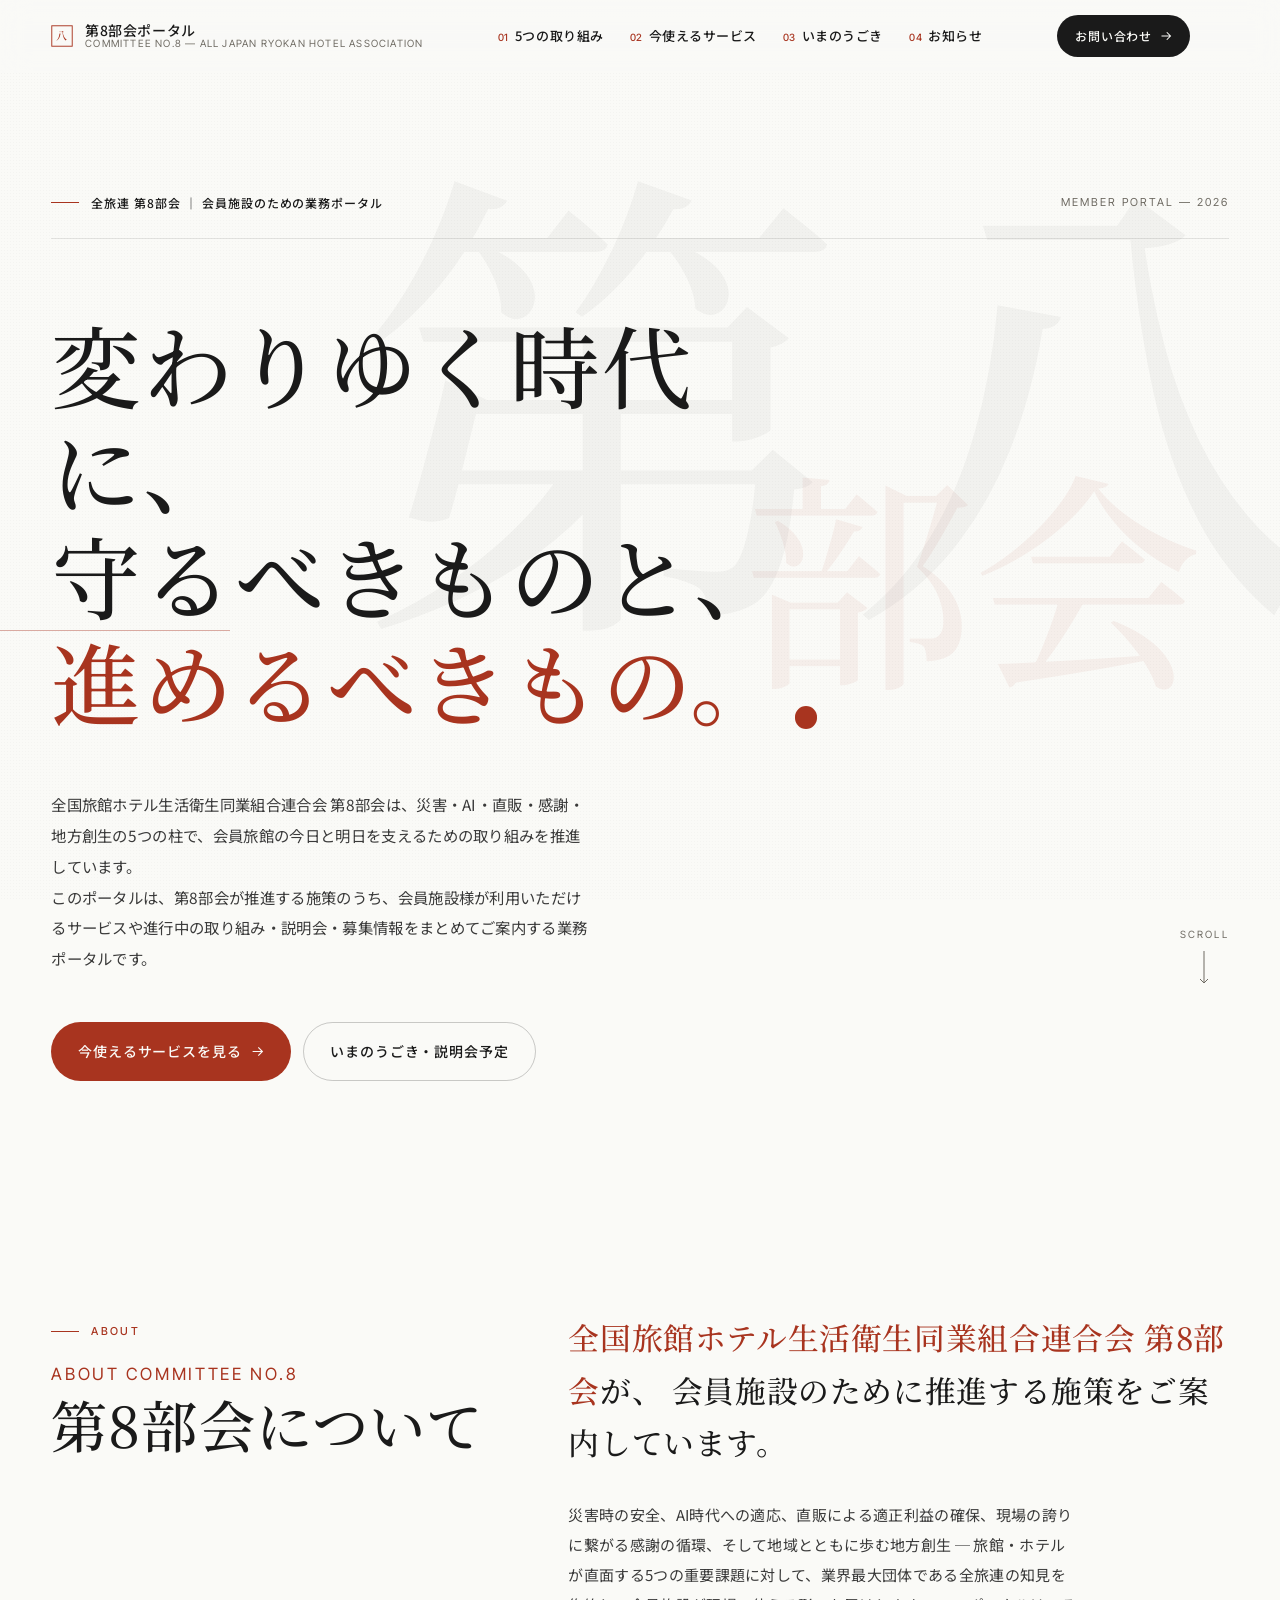
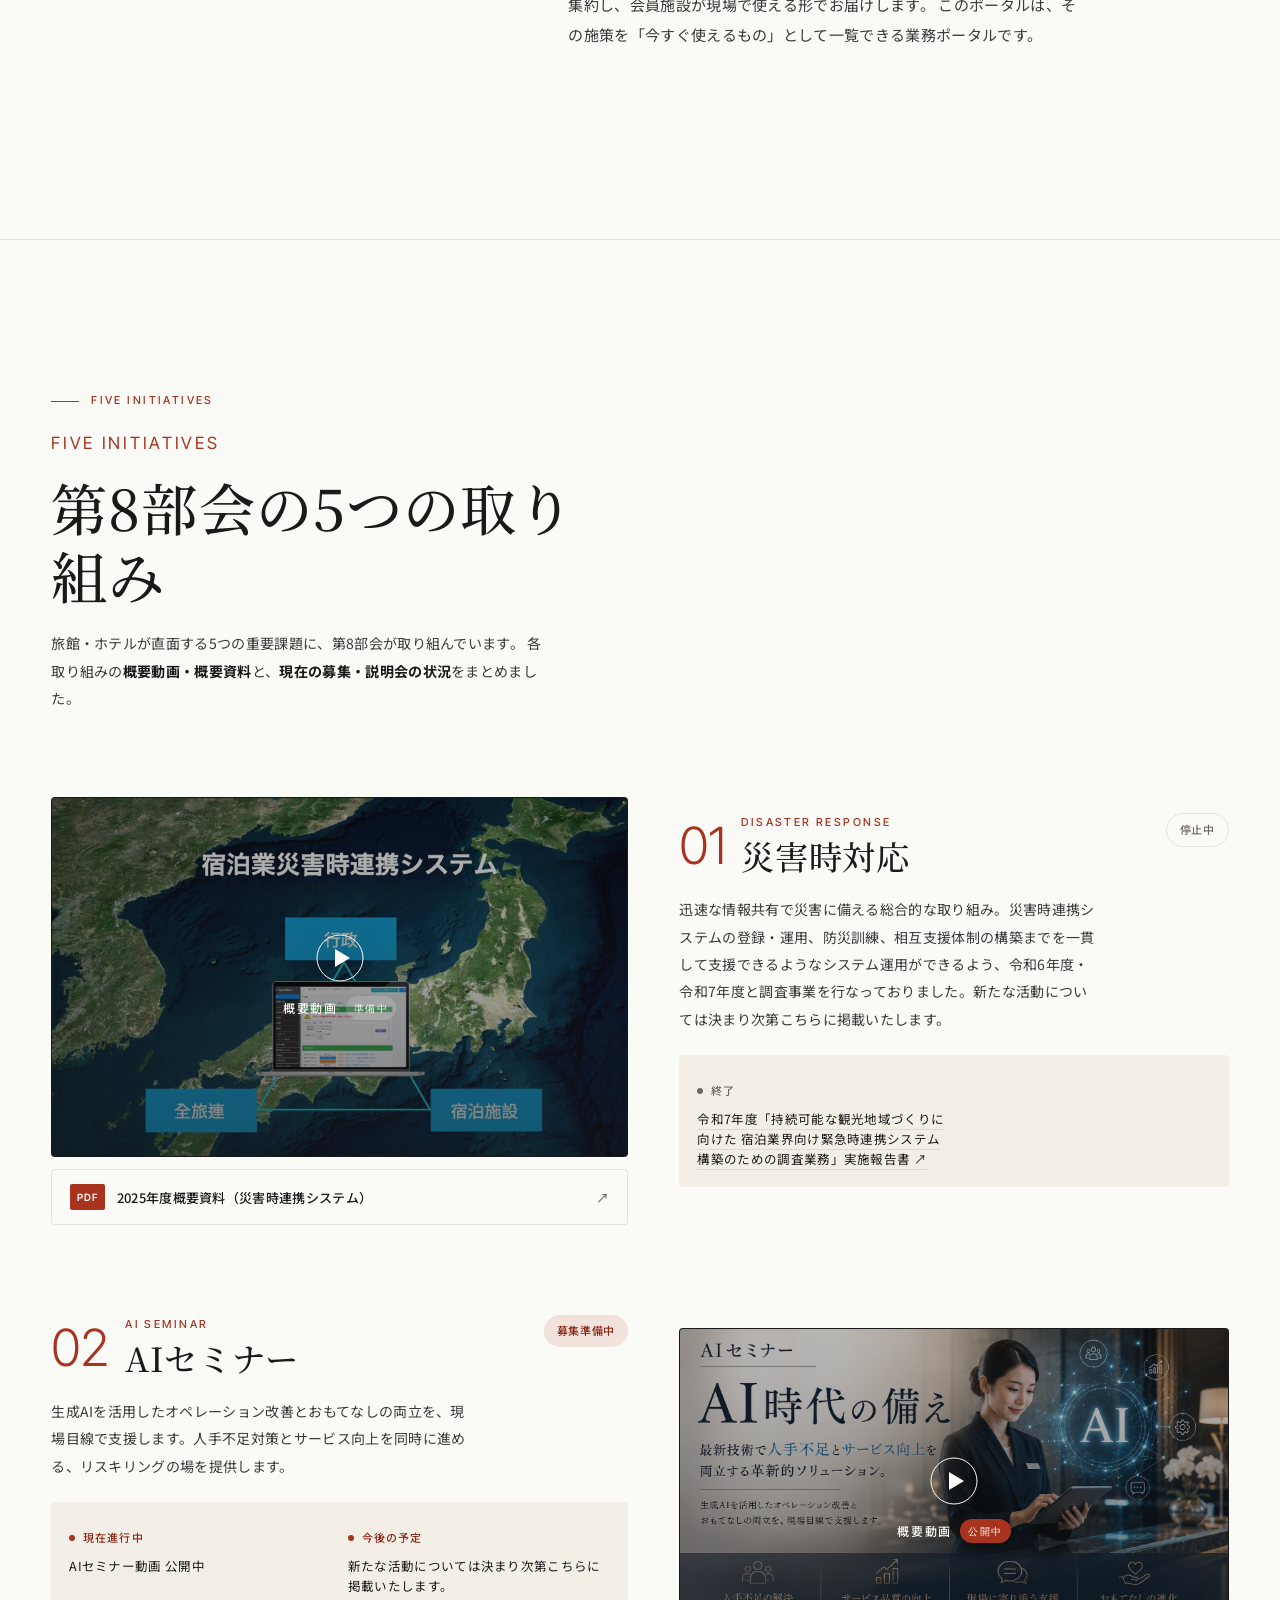
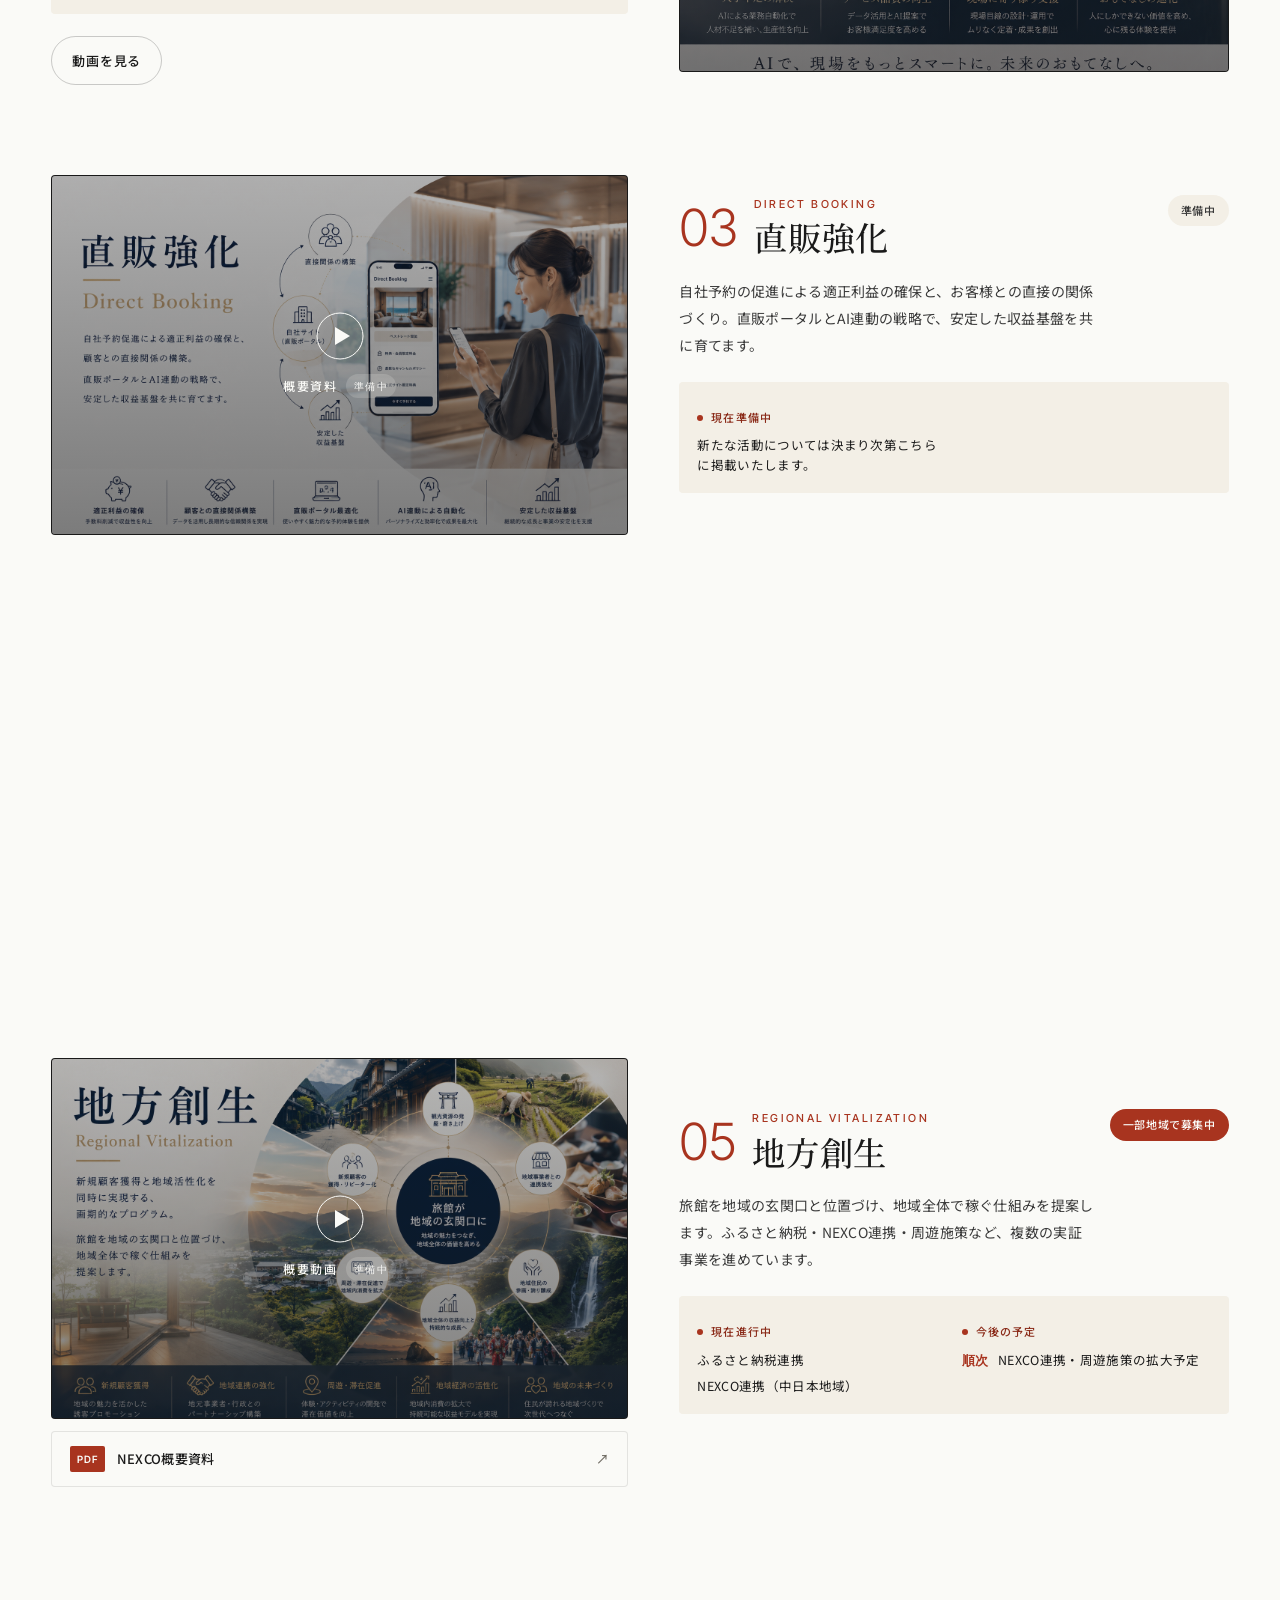
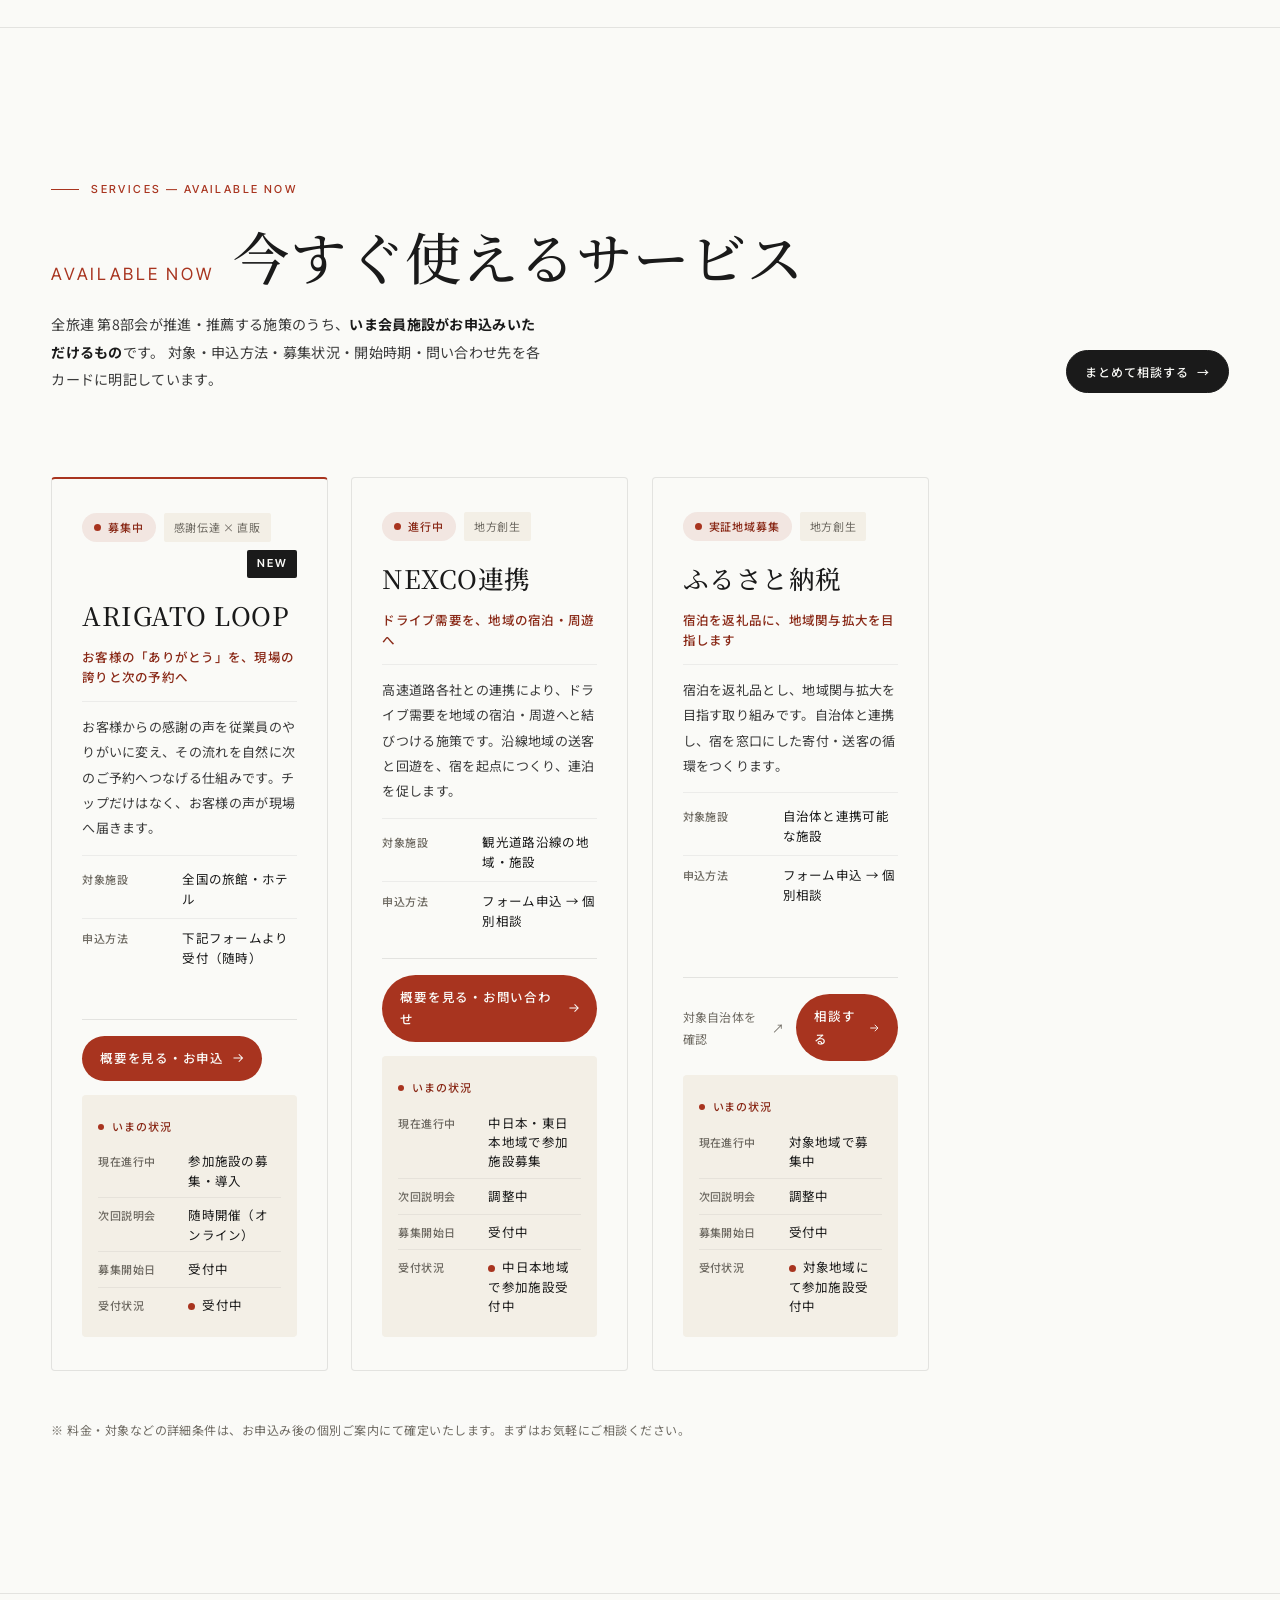
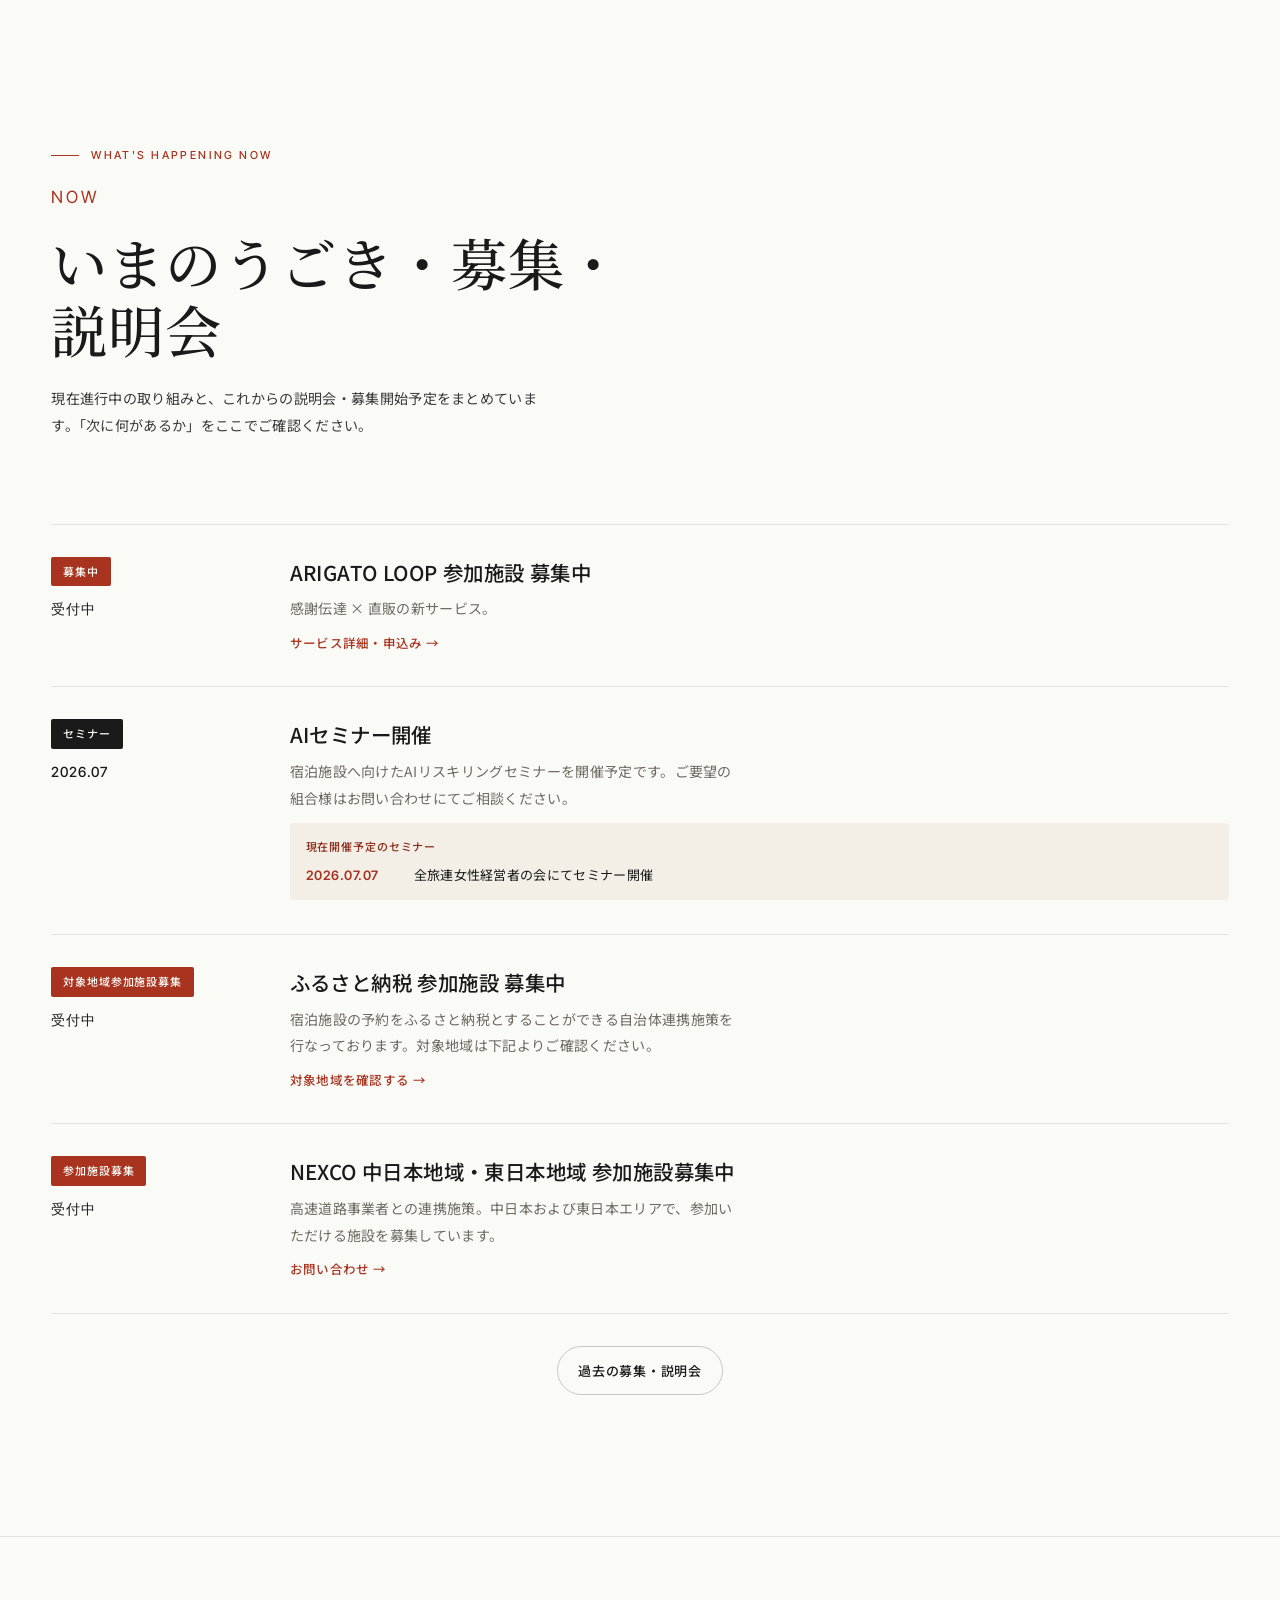
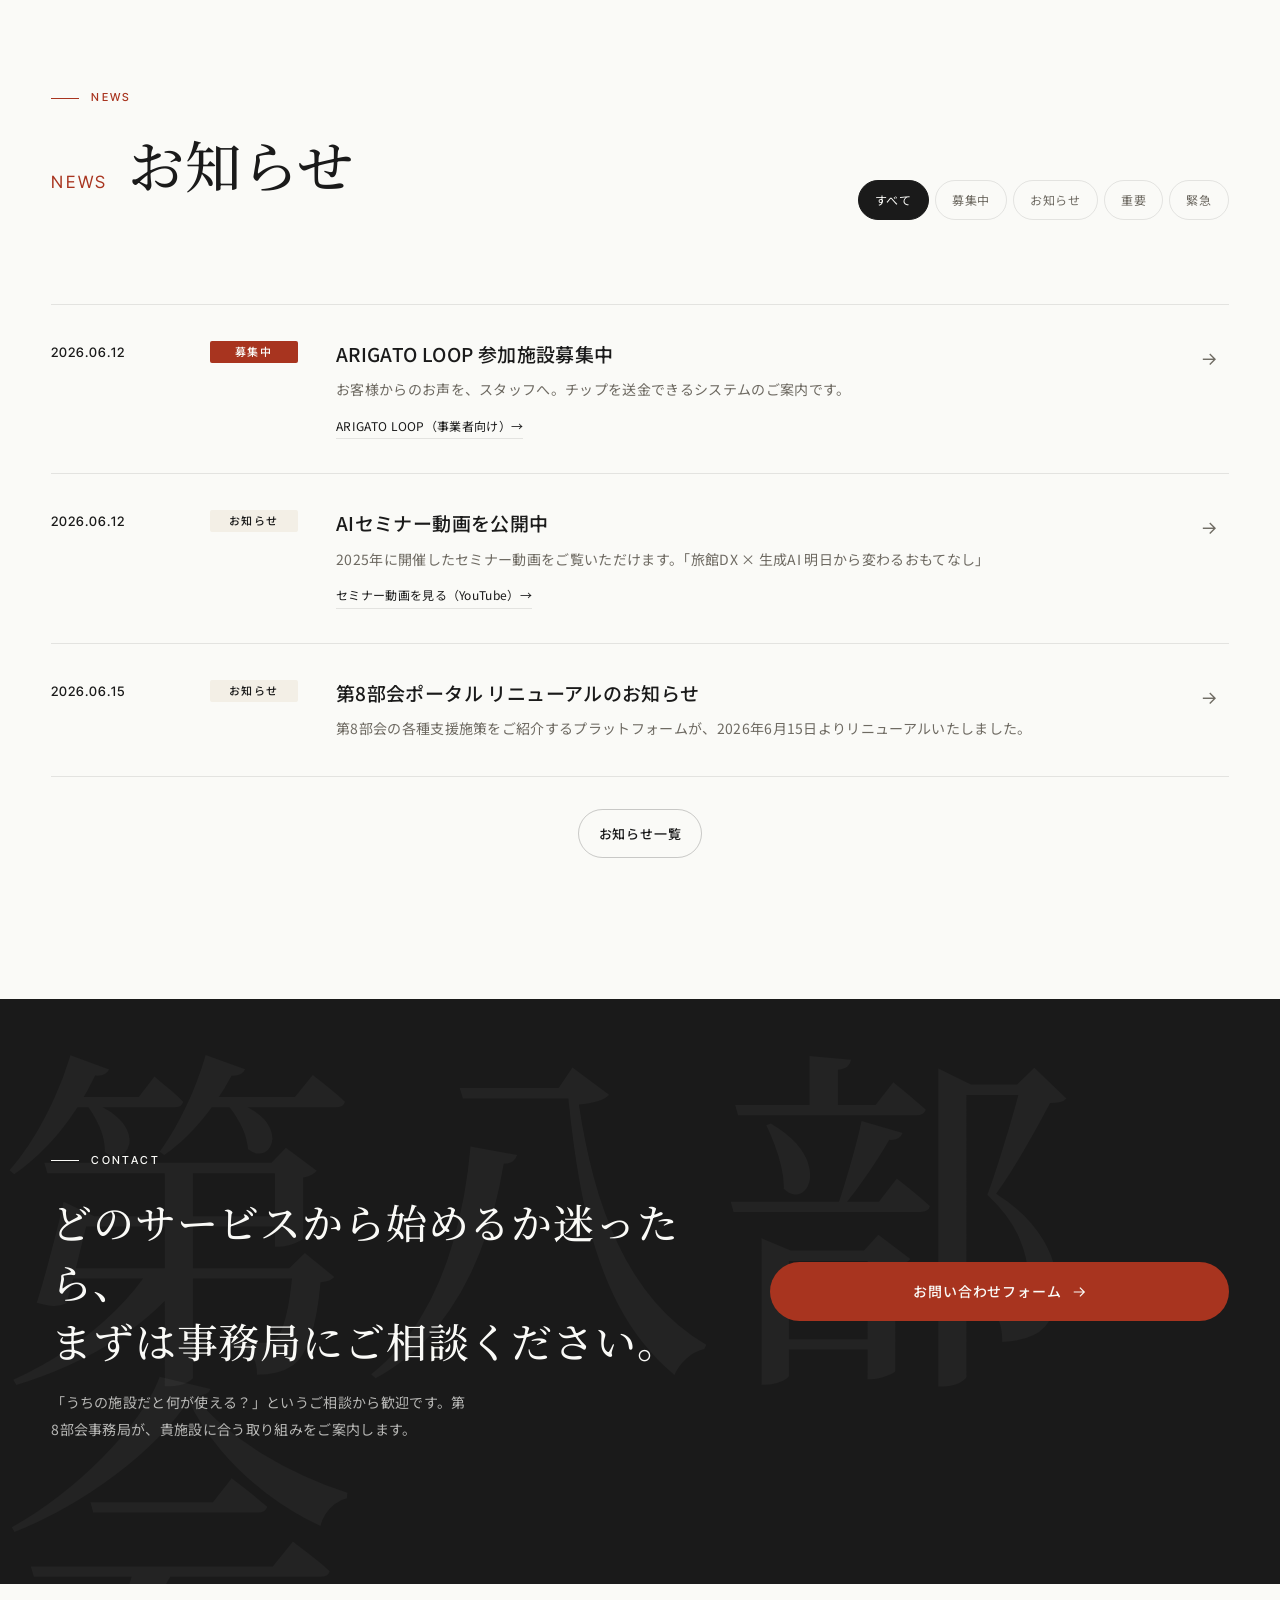
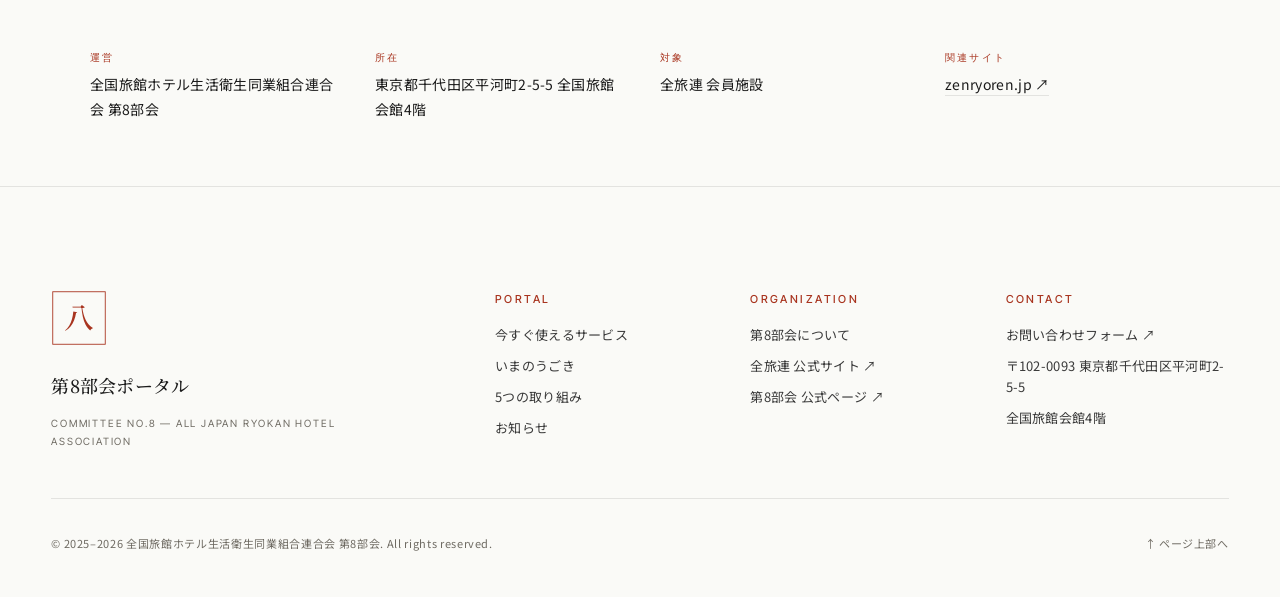
<file: index.html>
<!doctype html>
<html lang="ja">
<head>
<meta charset="utf-8" />
<meta name="viewport" content="width=device-width, initial-scale=1" />
<title>第8部会ポータル ｜ 会員施設のための業務ポータル</title>
<meta name="description" content="全旅連 第8部会ポータル。会員施設が今すぐ利用・申込みできるサービスと、現在進行中の取り組み・説明会・募集情報をご案内します。" />
<link rel="preconnect" href="https://fonts.googleapis.com" />
<link rel="preconnect" href="https://fonts.gstatic.com" crossorigin />
<link href="https://fonts.googleapis.com/css2?family=Inter+Tight:wght@300;400;500;600&family=Noto+Sans+JP:wght@300;400;500;700&family=Noto+Serif+JP:wght@400;500;600&display=swap" rel="stylesheet" />
<link rel="stylesheet" href="assets/style.css" />
</head>
<body>

<!-- ============== NAV ============== -->
<header class="nav" id="nav">
  <div class="nav__inner">
    <a href="#top" class="nav__brand" aria-label="第8部会ポータル トップ">
      <span class="nav__mark" aria-hidden="true">
        <svg viewBox="0 0 28 28" width="22" height="22"><rect x="1" y="1" width="26" height="26" fill="none" stroke="currentColor" stroke-width="1.2"/><text x="14" y="19" text-anchor="middle" font-family="Noto Serif JP, serif" font-size="14" font-weight="500" fill="currentColor">八</text></svg>
      </span>
      <span class="nav__brand-text">
        <span class="nav__brand-jp">第8部会ポータル</span>
        <span class="nav__brand-en">Committee No.8 — All Japan Ryokan Hotel Association</span>
      </span>
    </a>
    <nav class="nav__links" aria-label="グローバルナビ">
      <a href="#initiatives"><i>01</i>5つの取り組み</a>
      <a href="#services"><i>02</i>今使えるサービス</a>
      <a href="#now"><i>03</i>いまのうごき</a>
      <a href="#news"><i>04</i>お知らせ</a>
    </nav>
    <a href="https://docs.google.com/forms/d/e/1FAIpQLSd4M0A9nW3x4Pua7P4YbGYP8tBooy2LQN7IDvdfPH8wpctisw/viewform" class="nav__cta" target="_blank" rel="noopener">
      お問い合わせ
      <svg viewBox="0 0 16 16" width="12" height="12" aria-hidden="true"><path d="M2 8h12M9 3l5 5-5 5" fill="none" stroke="currentColor" stroke-width="1.4"/></svg>
    </a>
    <button class="nav__menu" id="nav-menu" aria-label="メニュー" aria-expanded="false">
      <span></span><span></span>
    </button>
  </div>
</header>

<main id="top">

<!-- ============== HERO ============== -->
<section class="hero" id="hero">
  <div class="hero__grid">
    <div class="hero__eyebrow">
      <span class="kicker"><i></i>全旅連 第8部会 ｜ 会員施設のための業務ポータル</span>
      <span class="kicker__date">Member Portal — 2026</span>
    </div>

    <h1 class="hero__title" data-reveal-words>
      <span class="line">変わりゆく時代に、</span>
      <span class="line">守るべきものと、</span>
      <span class="line"><em>進めるべきもの。</em></span>
    </h1>

    <p class="hero__lead">
      全国旅館ホテル生活衛生同業組合連合会 第8部会は、災害・AI・直販・感謝・地方創生の5つの柱で、会員旅館の今日と明日を支えるための取り組みを推進しています。<br />
      このポータルは、第8部会が推進する施策のうち、会員施設様が利用いただけるサービスや進行中の取り組み・説明会・募集情報をまとめてご案内する業務ポータルです。
    </p>

    <div class="hero__actions">
      <a class="btn btn--primary" href="#services">
        今使えるサービスを見る
        <svg viewBox="0 0 16 16" width="13" height="13" aria-hidden="true"><path d="M2 8h12M9 3l5 5-5 5" fill="none" stroke="currentColor" stroke-width="1.4"/></svg>
      </a>
      <a class="btn btn--ghost-dark" href="#now">いまのうごき・説明会予定</a>
    </div>

    <a href="#initiatives" class="hero__scroll" aria-label="下にスクロール">
      <span>Scroll</span>
      <svg viewBox="0 0 14 40" width="14" height="40" aria-hidden="true"><line x1="7" y1="0" x2="7" y2="32" stroke="currentColor" stroke-width="1"/><path d="M3 28l4 4 4-4" fill="none" stroke="currentColor" stroke-width="1"/></svg>
    </a>
  </div>

  <div class="hero__marks" aria-hidden="true">
    <span class="mark mark--brushA">第八</span>
    <span class="mark mark--brushB">部会</span>
    <span class="mark mark--rule"></span>
  </div>
</section>

<!-- ============== ABOUT ============== -->
<section class="section section--about" id="about">
  <div class="about">
    <div class="about__left">
      <span class="section__eyebrow"><i></i>About</span>
      <h2 class="section__title section__title--block">
        <span class="section__title-en">About Committee No.8</span>
        <span class="section__title-jp">第8部会について</span>
      </h2>
    </div>
    <div class="about__right">
      <p class="about__lead" data-reveal-words>
        <em>全国旅館ホテル生活衛生同業組合連合会 第8部会</em>が、
        会員施設のために推進する施策をご案内しています。
      </p>
      <p class="about__text">
        災害時の安全、AI時代への適応、直販による適正利益の確保、現場の誇りに繋がる感謝の循環、そして地域とともに歩む地方創生 ─
        旅館・ホテルが直面する5つの重要課題に対して、業界最大団体である全旅連の知見を集約し、会員施設が現場で使える形でお届けします。
        このポータルは、その施策を「今すぐ使えるもの」として一覧できる業務ポータルです。
      </p>
    </div>
  </div>
</section>

<!-- ============== INITIATIVES (5つの取り組み) ============== -->
<section class="section section--initiatives" id="initiatives">
  <header class="section__head">
    <span class="section__eyebrow"><i></i>Five Initiatives</span>
    <h2 class="section__title">
      <span class="section__title-en">Five Initiatives</span>
      <span class="section__title-jp">第8部会の5つの取り組み</span>
    </h2>
    <p class="section__lead">
      旅館・ホテルが直面する5つの重要課題に、第8部会が取り組んでいます。
      各取り組みの<strong>概要動画・概要資料</strong>と、<strong>現在の募集・説明会の状況</strong>をまとめました。
    </p>
  </header>

  <div class="pillars">

    <!-- 01 災害時対応 -->
    <article class="pillar" id="p-bousai" data-reveal>
      <div class="pillar__media">
        <a class="vidposter vidposter--ready" href="https://gotoinfo.staynavi.direct/wp-content/themes/goto/bundles/pdf/zenryoren_saigai.pdf" target="_blank" rel="noopener" aria-label="災害時対応 概要">
          <img src="assets/img/saigai-system.png" alt="宿泊業 災害時連携システム" loading="lazy" />
          <span class="vidposter__overlay">
            <span class="vidposter__play" aria-hidden="true"><svg viewBox="0 0 48 48" width="48" height="48"><circle cx="24" cy="24" r="23" fill="none" stroke="currentColor" stroke-width="1"/><polygon points="19,15 19,33 34,24" fill="currentColor"/></svg></span>
            <span class="vidposter__label">概要動画 <em>準備中</em></span>
          </span>
        </a>
        <a class="docbtn" href="https://gotoinfo.staynavi.direct/wp-content/themes/goto/bundles/pdf/zenryoren_saigai.pdf" target="_blank" rel="noopener">
          <span class="docbtn__ico" aria-hidden="true">PDF</span>
          2025年度概要資料（災害時連携システム）
          <em>↗</em>
        </a>
      </div>
      <div class="pillar__content">
        <div class="pillar__head">
          <span class="pillar__num">01</span>
          <div>
            <span class="pillar__en">Disaster Response</span>
            <h3 class="pillar__title">災害時対応</h3>
          </div>
          <span class="pillar__status pillar__status--stop">停止中</span>
        </div>
        <p class="pillar__desc">迅速な情報共有で災害に備える総合的な取り組み。災害時連携システムの登録・運用、防災訓練、相互支援体制の構築までを一貫して支援できるようなシステム運用ができるよう、令和6年度・令和7年度と調査事業を行なっておりました。新たな活動については決まり次第こちらに掲載いたします。</p>
        <div class="pillar__events">
          <div class="evt">
            <span class="evt__head evt__head--end"><i></i>終了</span>
            <ul><li><a href="https://www.mlit.go.jp/kankocho/content/001991982.pdf" target="_blank" rel="noopener" class="evt__doclink">令和7年度「持続可能な観光地域づくりに向けた 宿泊業界向け緊急時連携システム構築のための調査業務」実施報告書 ↗</a></li></ul>
          </div>
        </div>
      </div>
    </article>

    <!-- 02 AI時代の備え -->
    <article class="pillar pillar--reverse" id="p-ai" data-reveal>
      <div class="pillar__media">
        <a class="vidposter vidposter--live" href="https://www.youtube.com/playlist?list=PLPViDoviuXeSA_RJrIDHY9i2A43cs2u6F" target="_blank" rel="noopener" aria-label="AIセミナー 概要動画">
          <img src="assets/img/ai-seminar.png" alt="AIセミナー" loading="lazy" />
          <span class="vidposter__overlay">
            <span class="vidposter__play" aria-hidden="true"><svg viewBox="0 0 48 48" width="48" height="48"><circle cx="24" cy="24" r="23" fill="none" stroke="currentColor" stroke-width="1"/><polygon points="19,15 19,33 34,24" fill="currentColor"/></svg></span>
            <span class="vidposter__label">概要動画 <em>公開中</em></span>
          </span>
        </a>
      </div>
      <div class="pillar__content">
        <div class="pillar__head">
          <span class="pillar__num">02</span>
          <div>
            <span class="pillar__en">AI Seminar</span>
            <h3 class="pillar__title">AIセミナー</h3>
          </div>
          <span class="pillar__status pillar__status--soon">募集準備中</span>
        </div>
        <p class="pillar__desc">生成AIを活用したオペレーション改善とおもてなしの両立を、現場目線で支援します。人手不足対策とサービス向上を同時に進める、リスキリングの場を提供します。</p>
        <div class="pillar__events">
          <div class="evt">
            <span class="evt__head"><i></i>現在進行中</span>
            <ul><li>AIセミナー動画 公開中</li></ul>
          </div>
          <div class="evt">
            <span class="evt__head"><i></i>今後の予定</span>
            <ul><li>新たな活動については決まり次第こちらに掲載いたします。</li></ul>
          </div>
        </div>
        <div class="pillar__actions">
          <a class="btn btn--ghost btn--sm" href="https://www.youtube.com/playlist?list=PLPViDoviuXeSA_RJrIDHY9i2A43cs2u6F" target="_blank" rel="noopener">動画を見る</a>
        </div>
      </div>
    </article>

    <!-- 03 直販強化 -->
    <article class="pillar" id="p-choku" data-reveal>
      <div class="pillar__media">
        <div class="vidposter vidposter--ready vidposter--static" role="img" aria-label="直販強化 概要">
          <img src="assets/img/direct-booking.png" alt="直販強化" loading="lazy" />
          <span class="vidposter__overlay">
            <span class="vidposter__play" aria-hidden="true"><svg viewBox="0 0 48 48" width="48" height="48"><circle cx="24" cy="24" r="23" fill="none" stroke="currentColor" stroke-width="1"/><polygon points="19,15 19,33 34,24" fill="currentColor"/></svg></span>
            <span class="vidposter__label">概要資料 <em>準備中</em></span>
          </span>
        </div>
      </div>
      <div class="pillar__content">
        <div class="pillar__head">
          <span class="pillar__num">03</span>
          <div>
            <span class="pillar__en">Direct Booking</span>
            <h3 class="pillar__title">直販強化</h3>
          </div>
          <span class="pillar__status pillar__status--prep">準備中</span>
        </div>
        <p class="pillar__desc">自社予約の促進による適正利益の確保と、お客様との直接の関係づくり。直販ポータルとAI連動の戦略で、安定した収益基盤を共に育てます。</p>
        <div class="pillar__events">
          <div class="evt">
            <span class="evt__head"><i></i>現在準備中</span>
            <ul><li>新たな活動については決まり次第こちらに掲載いたします。</li></ul>
          </div>
        </div>
      </div>
    </article>

    <!-- 04 感謝伝達 -->
    <article class="pillar pillar--reverse" id="p-kansha" data-reveal>
      <div class="pillar__media">
        <a class="vidposter vidposter--ready" href="https://arigatoloop.com/" target="_blank" rel="noopener" aria-label="感謝伝達 サービスページ">
          <img src="assets/img/arigato-loop.png" alt="ARIGATO LOOP" loading="lazy" />
          <span class="vidposter__overlay">
            <span class="vidposter__play" aria-hidden="true"><svg viewBox="0 0 48 48" width="48" height="48"><circle cx="24" cy="24" r="23" fill="none" stroke="currentColor" stroke-width="1"/><polygon points="19,15 19,33 34,24" fill="currentColor"/></svg></span>
            <span class="vidposter__label">サービスページを見る <em>↗</em></span>
          </span>
        </a>
      </div>
      <div class="pillar__content">
        <div class="pillar__head">
          <span class="pillar__num">04</span>
          <div>
            <span class="pillar__en">ARIGATO Loop</span>
            <h3 class="pillar__title">感謝伝達</h3>
          </div>
          <span class="pillar__status pillar__status--open">募集中</span>
        </div>
        <p class="pillar__desc">お客様の感謝を、現場のやりがいへ。声を可視化し、従業員の誇りと離職防止につなげ、さらに次の予約へとつなげる「ARIGATO LOOP」を推進しています。</p>
        <div class="pillar__events">
          <div class="evt">
            <span class="evt__head"><i></i>現在進行中</span>
            <ul><li>ARIGATO LOOP 参加施設 募集中</li></ul>
          </div>
        </div>
      </div>
    </article>

    <!-- 05 地方創生 -->
    <article class="pillar" id="p-chihou" data-reveal>
      <div class="pillar__media">
        <div class="vidposter vidposter--ready vidposter--static" role="img" aria-label="地方創生 概要">
          <img src="assets/img/regional-vitalization.png" alt="地方創生" loading="lazy" />
          <span class="vidposter__overlay">
            <span class="vidposter__play" aria-hidden="true"><svg viewBox="0 0 48 48" width="48" height="48"><circle cx="24" cy="24" r="23" fill="none" stroke="currentColor" stroke-width="1"/><polygon points="19,15 19,33 34,24" fill="currentColor"/></svg></span>
            <span class="vidposter__label">概要動画 <em>準備中</em></span>
          </span>
        </div>
        <a class="docbtn" href="assets/nexco-gaiyou.pdf" target="_blank" rel="noopener">
          <span class="docbtn__ico" aria-hidden="true">PDF</span>
          NEXCO概要資料
          <em>↗</em>
        </a>
      </div>
      <div class="pillar__content">
        <div class="pillar__head">
          <span class="pillar__num">05</span>
          <div>
            <span class="pillar__en">Regional Vitalization</span>
            <h3 class="pillar__title">地方創生</h3>
          </div>
          <span class="pillar__status pillar__status--open">一部地域で募集中</span>
        </div>
        <p class="pillar__desc">旅館を地域の玄関口と位置づけ、地域全体で稼ぐ仕組みを提案します。ふるさと納税・NEXCO連携・周遊施策など、複数の実証事業を進めています。</p>
        <div class="pillar__events">
          <div class="evt">
            <span class="evt__head"><i></i>現在進行中</span>
            <ul><li>ふるさと納税連携</li><li>NEXCO連携（中日本地域）</li></ul>
          </div>
          <div class="evt">
            <span class="evt__head"><i></i>今後の予定</span>
            <ul><li><b>順次</b> NEXCO連携・周遊施策の拡大予定</li></ul>
          </div>
        </div>
      </div>
    </article>

  </div>
</section>

<!-- ============== SERVICES (今すぐ使えるサービス) ============== -->
<section class="section section--services" id="services">
  <header class="section__head section__head--row">
    <div>
      <span class="section__eyebrow"><i></i>Services — Available Now</span>
      <h2 class="section__title">
        <span class="section__title-en">Available Now</span>
        <span class="section__title-jp">今すぐ使えるサービス</span>
      </h2>
      <p class="section__lead">
        全旅連 第8部会が推進・推薦する施策のうち、<strong>いま会員施設がお申込みいただけるもの</strong>です。
        対象・申込方法・募集状況・開始時期・問い合わせ先を各カードに明記しています。
      </p>
    </div>
    <div class="head__actions">
      <a class="btn-mini btn-mini--solid" href="https://docs.google.com/forms/d/e/1FAIpQLSd4M0A9nW3x4Pua7P4YbGYP8tBooy2LQN7IDvdfPH8wpctisw/viewform" target="_blank" rel="noopener">まとめて相談する <em>→</em></a>
    </div>
  </header>

  <div class="svcs svcs--4">

    <!-- ARIGATO LOOP -->
    <article class="svc svc--feature" data-reveal>
      <div class="svc__top">
        <span class="svc__status svc__status--open"><i></i>募集中</span>
        <span class="svc__cat">感謝伝達 × 直販</span>
        <span class="svc__flag">NEW</span>
      </div>
      <h3 class="svc__title">ARIGATO LOOP</h3>
      <p class="svc__sub">お客様の「ありがとう」を、現場の誇りと次の予約へ</p>
      <p class="svc__desc">お客様からの感謝の声を従業員のやりがいに変え、その流れを自然に次のご予約へつなげる仕組みです。チップだけはなく、お客様の声が現場へ届きます。</p>
      <dl class="svc__defs">
        <div><dt>対象施設</dt><dd>全国の旅館・ホテル</dd></div>
        <div><dt>申込方法</dt><dd>下記フォームより受付（随時）</dd></div>
      </dl>
      <footer class="svc__foot">
        <a class="svc__cta" href="https://arigatoloop.com/biz" target="_blank" rel="noopener">
          概要を見る・お申込
          <svg viewBox="0 0 16 16" width="12" height="12" aria-hidden="true"><path d="M2 8h12M9 3l5 5-5 5" fill="none" stroke="currentColor" stroke-width="1.4"/></svg>
        </a>
      </footer>
      <div class="svc__live">
        <span class="svc__live-head"><i></i>いまの状況</span>
        <dl>
          <div><dt>現在進行中</dt><dd>参加施設の募集・導入</dd></div>
          <div><dt>次回説明会</dt><dd>随時開催（オンライン）</dd></div>
          <div><dt>募集開始日</dt><dd>受付中</dd></div>
          <div><dt>受付状況</dt><dd><span class="dot dot--open"></span>受付中</dd></div>
        </dl>
      </div>
    </article>

    <!-- NEXCO連携 -->
    <article class="svc" data-reveal>
      <div class="svc__top">
        <span class="svc__status svc__status--open"><i></i>進行中</span>
        <span class="svc__cat">地方創生</span>
      </div>
      <h3 class="svc__title">NEXCO連携</h3>
      <p class="svc__sub">ドライブ需要を、地域の宿泊・周遊へ</p>
      <p class="svc__desc">高速道路各社との連携により、ドライブ需要を地域の宿泊・周遊へと結びつける施策です。沿線地域の送客と回遊を、宿を起点につくり、連泊を促します。</p>
      <dl class="svc__defs">
        <div><dt>対象施設</dt><dd>観光道路沿線の地域・施設</dd></div>
        <div><dt>申込方法</dt><dd>フォーム申込 → 個別相談</dd></div>
      </dl>
      <footer class="svc__foot">
        <a class="svc__cta" href="https://peerto.jp/service/valuedrive/" target="_blank" rel="noopener">
          概要を見る・お問い合わせ
          <svg viewBox="0 0 16 16" width="12" height="12" aria-hidden="true"><path d="M2 8h12M9 3l5 5-5 5" fill="none" stroke="currentColor" stroke-width="1.4"/></svg>
        </a>
      </footer>
      <div class="svc__live">
        <span class="svc__live-head"><i></i>いまの状況</span>
        <dl>
          <div><dt>現在進行中</dt><dd>中日本・東日本地域で参加施設募集</dd></div>
          <div><dt>次回説明会</dt><dd>調整中</dd></div>
          <div><dt>募集開始日</dt><dd>受付中</dd></div>
          <div><dt>受付状況</dt><dd><span class="dot dot--open"></span>中日本地域で参加施設受付中</dd></div>
        </dl>
      </div>
    </article>

    <!-- ふるさと納税連携 -->
    <article class="svc" data-reveal>
      <div class="svc__top">
        <span class="svc__status svc__status--open"><i></i>実証地域募集</span>
        <span class="svc__cat">地方創生</span>
      </div>
      <h3 class="svc__title">ふるさと納税</h3>
      <p class="svc__sub">宿泊を返礼品に、地域関与拡大を目指します</p>
      <p class="svc__desc">宿泊を返礼品とし、地域関与拡大を目指す取り組みです。自治体と連携し、宿を窓口にした寄付・送客の循環をつくります。</p>
      <dl class="svc__defs">
        <div><dt>対象施設</dt><dd>自治体と連携可能な施設</dd></div>
        <div><dt>申込方法</dt><dd>フォーム申込 → 個別相談</dd></div>
      </dl>
      <footer class="svc__foot">
        <a class="svc__more" href="https://hometowntax.staynavi.direct/stay/donation/municipality/list" target="_blank" rel="noopener">対象自治体を確認 <em>↗</em></a>
        <a class="svc__cta" href="https://gotoinfo.staynavi.direct/wp-content/themes/goto/bundles/manual/hometaxpayment/hometaxpayment_shisetsu.html" target="_blank" rel="noopener">
          相談する
          <svg viewBox="0 0 16 16" width="12" height="12" aria-hidden="true"><path d="M2 8h12M9 3l5 5-5 5" fill="none" stroke="currentColor" stroke-width="1.4"/></svg>
        </a>
      </footer>
      <div class="svc__live">
        <span class="svc__live-head"><i></i>いまの状況</span>
        <dl>
          <div><dt>現在進行中</dt><dd>対象地域で募集中</dd></div>
          <div><dt>次回説明会</dt><dd>調整中</dd></div>
          <div><dt>募集開始日</dt><dd>受付中</dd></div>
          <div><dt>受付状況</dt><dd><span class="dot dot--open"></span>対象地域にて参加施設受付中</dd></div>
        </dl>
      </div>
    </article>

    <!-- AI時代の備え -->
    <article class="svc" data-reveal hidden style="display:none !important;">
      <div class="svc__top">
        <span class="svc__status svc__status--soon"><i></i>募集準備中</span>
        <span class="svc__cat">AI / リスキリング</span>
      </div>
      <h3 class="svc__title">AI時代の備え</h3>
      <p class="svc__sub">宿で使える生成AIを、現場目線で</p>
      <p class="svc__desc">生成AIを活用したオペレーション改善とおもてなしの両立を支援する、リスキリング講座です。人手不足対策とサービス向上を同時に進めます。</p>
      <dl class="svc__defs">
        <div><dt>対象施設</dt><dd>全国の旅館・ホテル（会員）</dd></div>
        <div><dt>申込方法</dt><dd>事前登録フォームより受付</dd></div>
      </dl>
      <footer class="svc__foot">
        <a class="svc__more" href="https://www.youtube.com/playlist?list=PLPViDoviuXeSA_RJrIDHY9i2A43cs2u6F" target="_blank" rel="noopener">動画を見る <em>→</em></a>
      </footer>
      <div class="svc__live">
        <span class="svc__live-head"><i></i>いまの状況</span>
        <dl>
          <div><dt>現在進行中</dt><dd>第1期 募集準備中</dd></div>
          <div><dt>次回説明会</dt><dd>2026年8月（全国・予定）</dd></div>
          <div><dt>募集開始日</dt><dd>調整中</dd></div>
          <div><dt>受付状況</dt><dd><span class="dot dot--soon"></span>募集準備中</dd></div>
        </dl>
      </div>
    </article>

  </div>

  <p class="section__note">※ 料金・対象などの詳細条件は、お申込み後の個別ご案内にて確定いたします。まずはお気軽にご相談ください。</p>
</section>

<!-- ============== NOW (いまのうごき) ============== -->
<section class="section section--now" id="now">
  <header class="section__head">
    <span class="section__eyebrow"><i></i>What's Happening Now</span>
    <h2 class="section__title">
      <span class="section__title-en">Now</span>
      <span class="section__title-jp">いまのうごき・募集・説明会</span>
    </h2>
    <p class="section__lead">
      現在進行中の取り組みと、これからの説明会・募集開始予定をまとめています。「次に何があるか」をここでご確認ください。
    </p>
  </header>

  <ol class="timeline">
    <li class="tl" data-reveal>
      <div class="tl__left">
        <span class="tl__status tl__status--open">募集中</span>
        <span class="tl__date">受付中</span>
      </div>
      <div class="tl__body">
        <h3>ARIGATO LOOP 参加施設 募集中</h3>
        <p>感謝伝達 × 直販の新サービス。</p>
        <a class="tl__link" href="https://arigatoloop.com/biz" target="_blank" rel="noopener">サービス詳細・申込み →</a>
      </div>
    </li>

    <li class="tl" data-reveal>
      <div class="tl__left">
        <span class="tl__status tl__status--brief">セミナー</span>
        <span class="tl__date">2026.07</span>
      </div>
      <div class="tl__body">
        <h3>AIセミナー開催</h3>
        <p>宿泊施設へ向けたAIリスキリングセミナーを開催予定です。ご要望の組合様はお問い合わせにてご相談ください。</p>
        <div class="tl__events">
          <span class="tl__events-head">現在開催予定のセミナー</span>
          <ul>
            <li><b>2026.07.07</b>全旅連女性経営者の会にてセミナー開催</li>
          </ul>
        </div>
      </div>
    </li>

    <li class="tl" data-reveal>
      <div class="tl__left">
        <span class="tl__status tl__status--open">対象地域参加施設募集</span>
        <span class="tl__date">受付中</span>
      </div>
      <div class="tl__body">
        <h3>ふるさと納税 参加施設 募集中</h3>
        <p>宿泊施設の予約をふるさと納税とすることができる自治体連携施策を行なっております。対象地域は下記よりご確認ください。</p>
        <a class="tl__link" href="https://hometowntax.staynavi.direct/stay/donation/municipality/list" target="_blank" rel="noopener">対象地域を確認する →</a>
      </div>
    </li>

    <li class="tl" data-reveal>
      <div class="tl__left">
        <span class="tl__status tl__status--open">参加施設募集</span>
        <span class="tl__date">受付中</span>
      </div>
      <div class="tl__body">
        <h3>NEXCO 中日本地域・東日本地域 参加施設募集中</h3>
        <p>高速道路事業者との連携施策。中日本および東日本エリアで、参加いただける施設を募集しています。</p>
        <a class="tl__link" href="https://docs.google.com/forms/d/e/1FAIpQLSeEgOkDegBklItWFYlS6pIGx4-PYI5lEQa_-00VaFYPnsMlJw/viewform" target="_blank" rel="noopener">お問い合わせ →</a>
      </div>
    </li>
  </ol>

  <div class="news__more">
    <a class="btn btn--ghost btn--sm" href="past.html">過去の募集・説明会</a>
  </div>
</section>

<!-- ============== NEWS ============== -->
<section class="section section--news" id="news">
  <header class="section__head section__head--row">
    <div>
      <span class="section__eyebrow"><i></i>News</span>
      <h2 class="section__title">
        <span class="section__title-en">News</span>
        <span class="section__title-jp">お知らせ</span>
      </h2>
    </div>
    <div class="news__tabs" role="tablist">
      <button class="news__tab is-active" data-filter="all">すべて</button>
      <button class="news__tab" data-filter="recruit">募集中</button>
      <button class="news__tab" data-filter="notice">お知らせ</button>
      <button class="news__tab" data-filter="important">重要</button>
      <button class="news__tab" data-filter="urgent">緊急</button>
    </div>
  </header>

  <ul class="news">
    <li class="news__item" data-cat="recruit" data-reveal>
      <span class="news__date">2026.06.12</span>
      <span class="news__cat news__cat--recruit">募集中</span>
      <div class="news__body">
        <h3>ARIGATO LOOP 参加施設募集中</h3>
        <p>お客様からのお声を、スタッフへ。チップを送金できるシステムのご案内です。</p>
        <div class="news__links">
          <a href="https://arigatoloop.com/biz" target="_blank" rel="noopener">ARIGATO LOOP（事業者向け）→</a>
        </div>
      </div>
      <span class="news__arrow" aria-hidden="true">→</span>
    </li>

    <li class="news__item" data-cat="notice" data-reveal>
      <span class="news__date">2026.06.12</span>
      <span class="news__cat news__cat--notice">お知らせ</span>
      <div class="news__body">
        <h3>AIセミナー動画を公開中</h3>
        <p>2025年に開催したセミナー動画をご覧いただけます。「旅館DX × 生成AI 明日から変わるおもてなし」</p>
        <div class="news__links">
          <a href="https://www.youtube.com/playlist?list=PLPViDoviuXeSA_RJrIDHY9i2A43cs2u6F" target="_blank" rel="noopener">セミナー動画を見る（YouTube）→</a>
        </div>
      </div>
      <span class="news__arrow" aria-hidden="true">→</span>
    </li>

    <li class="news__item" data-cat="notice" data-reveal>
      <span class="news__date">2026.06.15</span>
      <span class="news__cat news__cat--notice">お知らせ</span>
      <div class="news__body">
        <h3>第8部会ポータル リニューアルのお知らせ</h3>
        <p>第8部会の各種支援施策をご紹介するプラットフォームが、2026年6月15日よりリニューアルいたしました。</p>
      </div>
      <span class="news__arrow" aria-hidden="true">→</span>
    </li>
  </ul>

  <div class="news__more">
    <a class="btn btn--ghost btn--sm" href="news.html">お知らせ一覧</a>
  </div>
</section>

<!-- ============== CONTACT BANNER ============== -->
<section class="contact" id="contact">
  <div class="contact__inner">
    <div class="contact__head">
      <span class="section__eyebrow section__eyebrow--invert"><i></i>Contact</span>
      <h2 class="contact__title">どのサービスから始めるか迷ったら、<br />まずは事務局にご相談ください。</h2>
      <p class="contact__sub">「うちの施設だと何が使える？」というご相談から歓迎です。第8部会事務局が、貴施設に合う取り組みをご案内します。</p>
    </div>
    <div class="contact__actions">
      <a class="btn btn--primary" href="https://docs.google.com/forms/d/e/1FAIpQLSd4M0A9nW3x4Pua7P4YbGYP8tBooy2LQN7IDvdfPH8wpctisw/viewform" target="_blank" rel="noopener">
        お問い合わせフォーム
        <svg viewBox="0 0 16 16" width="14" height="14" aria-hidden="true"><path d="M2 8h12M9 3l5 5-5 5" fill="none" stroke="currentColor" stroke-width="1.4"/></svg>
      </a>
    </div>
  </div>
</section>

<!-- ============== ORGANIZATION INFO ============== -->
<section class="section section--orginfo" id="orginfo">
  <dl class="about__defs about__defs--standalone">
    <div>
      <dt>運営</dt>
      <dd>全国旅館ホテル生活衛生同業組合連合会 第8部会</dd>
    </div>
    <div>
      <dt>所在</dt>
      <dd>東京都千代田区平河町2-5-5 全国旅館会館4階</dd>
    </div>
    <div>
      <dt>対象</dt>
      <dd>全旅連 会員施設</dd>
    </div>
    <div>
      <dt>関連サイト</dt>
      <dd><a href="https://www.zenryoren.jp/" target="_blank" rel="noopener">zenryoren.jp ↗</a></dd>
    </div>
  </dl>
</section>

</main>

<!-- ============== FOOTER ============== -->
<footer class="footer">
  <div class="footer__inner">
    <div class="footer__brand">
      <div class="footer__mark" aria-hidden="true">
        <svg viewBox="0 0 64 64" width="56" height="56"><rect x="2" y="2" width="60" height="60" fill="none" stroke="currentColor" stroke-width="1"/><text x="32" y="44" text-anchor="middle" font-family="Noto Serif JP, serif" font-size="34" font-weight="500" fill="currentColor">八</text></svg>
      </div>
      <p class="footer__brand-jp">第8部会ポータル</p>
      <p class="footer__brand-en">Committee No.8 — All Japan Ryokan Hotel Association</p>
    </div>

    <nav class="footer__nav" aria-label="フッターナビ">
      <div>
        <h4>Portal</h4>
        <ul>
          <li><a href="#services">今すぐ使えるサービス</a></li>
          <li><a href="#now">いまのうごき</a></li>
          <li><a href="#initiatives">5つの取り組み</a></li>
          <li><a href="#news">お知らせ</a></li>
        </ul>
      </div>
      <div>
        <h4>Organization</h4>
        <ul>
          <li><a href="#about">第8部会について</a></li>
          <li><a href="https://www.zenryoren.jp/" target="_blank" rel="noopener">全旅連 公式サイト ↗</a></li>
          <li><a href="https://www.zenryoren.jp/bukai/dai8/" target="_blank" rel="noopener">第8部会 公式ページ ↗</a></li>
        </ul>
      </div>
      <div>
        <h4>Contact</h4>
        <ul>
          <li><a href="https://docs.google.com/forms/d/e/1FAIpQLSd4M0A9nW3x4Pua7P4YbGYP8tBooy2LQN7IDvdfPH8wpctisw/viewform" target="_blank" rel="noopener">お問い合わせフォーム ↗</a></li>
          <li>〒102-0093 東京都千代田区平河町2-5-5</li>
          <li>全国旅館会館4階</li>
        </ul>
      </div>
    </nav>
  </div>

  <div class="footer__bottom">
    <p>© 2025–2026 全国旅館ホテル生活衛生同業組合連合会 第8部会. All rights reserved.</p>
    <p class="footer__back"><a href="#top">↑ ページ上部へ</a></p>
  </div>
</footer>

<script src="assets/main.js" defer></script>
</body>
</html>
</file>
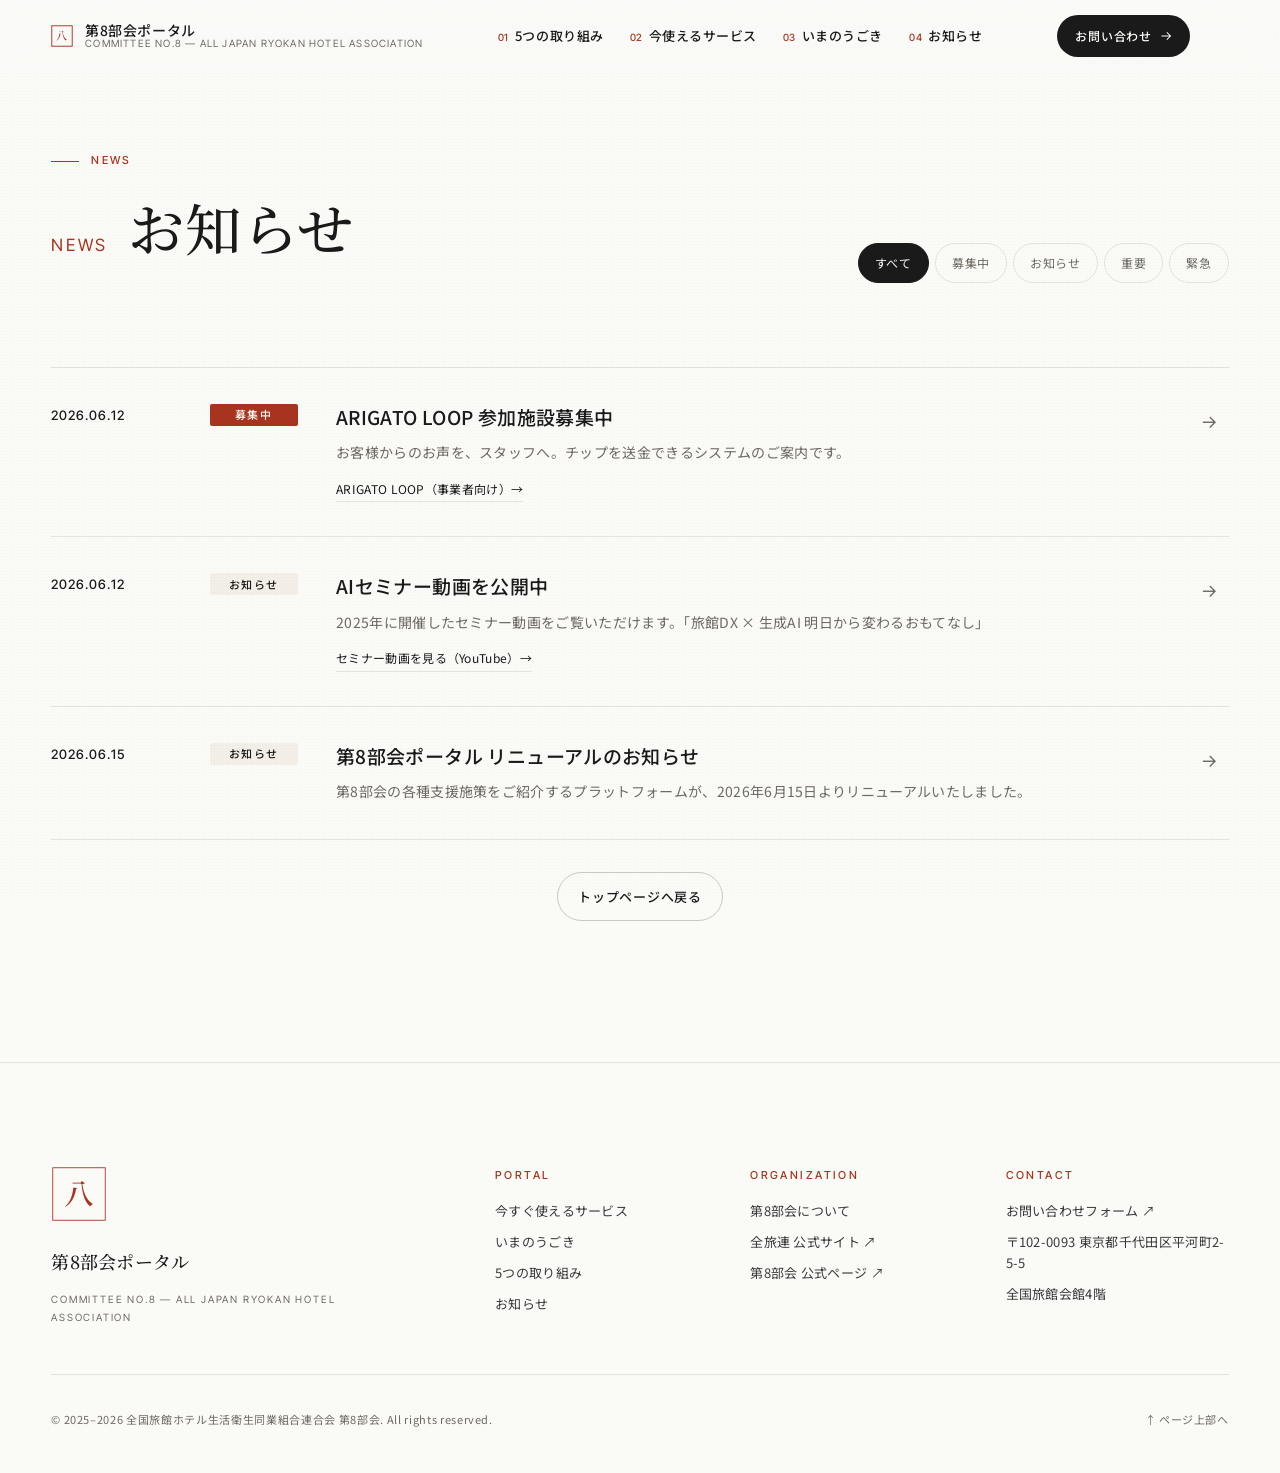
<file: news.html>
<!doctype html>
<html lang="ja">
<head>
<meta charset="utf-8" />
<meta name="viewport" content="width=device-width, initial-scale=1" />
<title>お知らせ一覧 ｜ 第8部会ポータル</title>
<meta name="description" content="全旅連 第8部会ポータルのお知らせ一覧。募集・説明会・重要なご案内をまとめています。" />
<link rel="preconnect" href="https://fonts.googleapis.com" />
<link rel="preconnect" href="https://fonts.gstatic.com" crossorigin />
<link href="https://fonts.googleapis.com/css2?family=Inter+Tight:wght@300;400;500;600&family=Noto+Sans+JP:wght@300;400;500;700&family=Noto+Serif+JP:wght@400;500;600&display=swap" rel="stylesheet" />
<link rel="stylesheet" href="assets/style.css" />
</head>
<body>

<!-- ============== NAV ============== -->
<header class="nav" id="nav">
  <div class="nav__inner">
    <a href="index.html#top" class="nav__brand" aria-label="第8部会ポータル トップ">
      <span class="nav__mark" aria-hidden="true">
        <svg viewBox="0 0 28 28" width="22" height="22"><rect x="1" y="1" width="26" height="26" fill="none" stroke="currentColor" stroke-width="1.2"/><text x="14" y="19" text-anchor="middle" font-family="Noto Serif JP, serif" font-size="14" font-weight="500" fill="currentColor">八</text></svg>
      </span>
      <span class="nav__brand-text">
        <span class="nav__brand-jp">第8部会ポータル</span>
        <span class="nav__brand-en">Committee No.8 — All Japan Ryokan Hotel Association</span>
      </span>
    </a>
    <nav class="nav__links" aria-label="グローバルナビ">
      <a href="index.html#initiatives"><i>01</i>5つの取り組み</a>
      <a href="index.html#services"><i>02</i>今使えるサービス</a>
      <a href="index.html#now"><i>03</i>いまのうごき</a>
      <a href="index.html#news"><i>04</i>お知らせ</a>
    </nav>
    <a href="https://docs.google.com/forms/d/e/1FAIpQLSd4M0A9nW3x4Pua7P4YbGYP8tBooy2LQN7IDvdfPH8wpctisw/viewform" class="nav__cta" target="_blank" rel="noopener">
      お問い合わせ
      <svg viewBox="0 0 16 16" width="12" height="12" aria-hidden="true"><path d="M2 8h12M9 3l5 5-5 5" fill="none" stroke="currentColor" stroke-width="1.4"/></svg>
    </a>
    <button class="nav__menu" id="nav-menu" aria-label="メニュー" aria-expanded="false">
      <span></span><span></span>
    </button>
  </div>
</header>

<main id="top">

<!-- ============== NEWS ============== -->
<section class="section section--news" id="news">
  <header class="section__head section__head--row">
    <div>
      <span class="section__eyebrow"><i></i>News</span>
      <h2 class="section__title">
        <span class="section__title-en">News</span>
        <span class="section__title-jp">お知らせ</span>
      </h2>
    </div>
    <div class="news__tabs" role="tablist">
      <button class="news__tab is-active" data-filter="all">すべて</button>
      <button class="news__tab" data-filter="recruit">募集中</button>
      <button class="news__tab" data-filter="notice">お知らせ</button>
      <button class="news__tab" data-filter="important">重要</button>
      <button class="news__tab" data-filter="urgent">緊急</button>
    </div>
  </header>

  <ul class="news">
    <li class="news__item" data-cat="recruit" data-reveal>
      <span class="news__date">2026.06.12</span>
      <span class="news__cat news__cat--recruit">募集中</span>
      <div class="news__body">
        <h3>ARIGATO LOOP 参加施設募集中</h3>
        <p>お客様からのお声を、スタッフへ。チップを送金できるシステムのご案内です。</p>
        <div class="news__links">
          <a href="https://arigatoloop.com/biz" target="_blank" rel="noopener">ARIGATO LOOP（事業者向け）→</a>
        </div>
      </div>
      <span class="news__arrow" aria-hidden="true">→</span>
    </li>

    <li class="news__item" data-cat="notice" data-reveal>
      <span class="news__date">2026.06.12</span>
      <span class="news__cat news__cat--notice">お知らせ</span>
      <div class="news__body">
        <h3>AIセミナー動画を公開中</h3>
        <p>2025年に開催したセミナー動画をご覧いただけます。「旅館DX × 生成AI 明日から変わるおもてなし」</p>
        <div class="news__links">
          <a href="https://www.youtube.com/playlist?list=PLPViDoviuXeSA_RJrIDHY9i2A43cs2u6F" target="_blank" rel="noopener">セミナー動画を見る（YouTube）→</a>
        </div>
      </div>
      <span class="news__arrow" aria-hidden="true">→</span>
    </li>

    <li class="news__item" data-cat="notice" data-reveal>
      <span class="news__date">2026.06.15</span>
      <span class="news__cat news__cat--notice">お知らせ</span>
      <div class="news__body">
        <h3>第8部会ポータル リニューアルのお知らせ</h3>
        <p>第8部会の各種支援施策をご紹介するプラットフォームが、2026年6月15日よりリニューアルいたしました。</p>
      </div>
      <span class="news__arrow" aria-hidden="true">→</span>
    </li>
  </ul>

  <div class="news__more">
    <a class="btn btn--ghost btn--sm" href="index.html#top">トップページへ戻る</a>
  </div>
</section>

</main>

<!-- ============== FOOTER ============== -->
<footer class="footer">
  <div class="footer__inner">
    <div class="footer__brand">
      <div class="footer__mark" aria-hidden="true">
        <svg viewBox="0 0 64 64" width="56" height="56"><rect x="2" y="2" width="60" height="60" fill="none" stroke="currentColor" stroke-width="1"/><text x="32" y="44" text-anchor="middle" font-family="Noto Serif JP, serif" font-size="34" font-weight="500" fill="currentColor">八</text></svg>
      </div>
      <p class="footer__brand-jp">第8部会ポータル</p>
      <p class="footer__brand-en">Committee No.8 — All Japan Ryokan Hotel Association</p>
    </div>

    <nav class="footer__nav" aria-label="フッターナビ">
      <div>
        <h4>Portal</h4>
        <ul>
          <li><a href="index.html#services">今すぐ使えるサービス</a></li>
          <li><a href="index.html#now">いまのうごき</a></li>
          <li><a href="index.html#initiatives">5つの取り組み</a></li>
          <li><a href="index.html#news">お知らせ</a></li>
        </ul>
      </div>
      <div>
        <h4>Organization</h4>
        <ul>
          <li><a href="index.html#about">第8部会について</a></li>
          <li><a href="https://www.zenryoren.jp/" target="_blank" rel="noopener">全旅連 公式サイト ↗</a></li>
          <li><a href="https://www.zenryoren.jp/bukai/dai8/" target="_blank" rel="noopener">第8部会 公式ページ ↗</a></li>
        </ul>
      </div>
      <div>
        <h4>Contact</h4>
        <ul>
          <li><a href="https://docs.google.com/forms/d/e/1FAIpQLSd4M0A9nW3x4Pua7P4YbGYP8tBooy2LQN7IDvdfPH8wpctisw/viewform" target="_blank" rel="noopener">お問い合わせフォーム ↗</a></li>
          <li>〒102-0093 東京都千代田区平河町2-5-5</li>
          <li>全国旅館会館4階</li>
        </ul>
      </div>
    </nav>
  </div>

  <div class="footer__bottom">
    <p>© 2025–2026 全国旅館ホテル生活衛生同業組合連合会 第8部会. All rights reserved.</p>
    <p class="footer__back"><a href="#top">↑ ページ上部へ</a></p>
  </div>
</footer>

<script src="assets/main.js" defer></script>
</body>
</html>
</file>
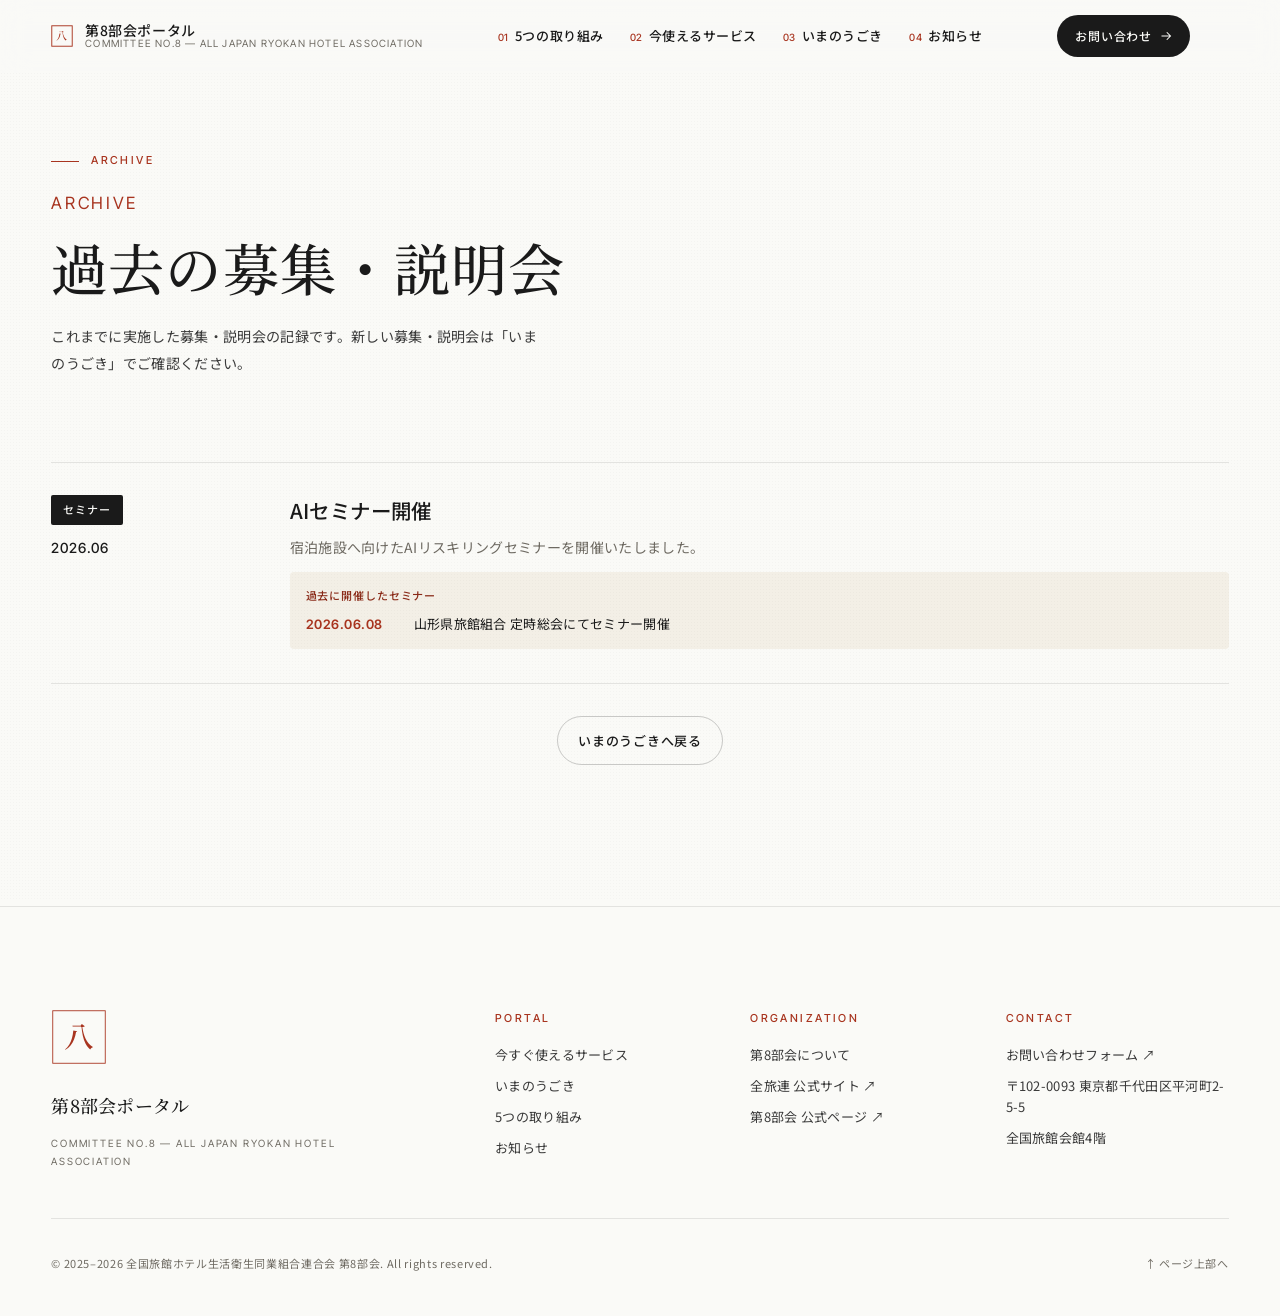
<file: past.html>
<!doctype html>
<html lang="ja">
<head>
<meta charset="utf-8" />
<meta name="viewport" content="width=device-width, initial-scale=1" />
<title>過去の募集・説明会 ｜ 第8部会ポータル</title>
<meta name="description" content="全旅連 第8部会ポータルの過去の募集・説明会の記録です。" />
<link rel="preconnect" href="https://fonts.googleapis.com" />
<link rel="preconnect" href="https://fonts.gstatic.com" crossorigin />
<link href="https://fonts.googleapis.com/css2?family=Inter+Tight:wght@300;400;500;600&family=Noto+Sans+JP:wght@300;400;500;700&family=Noto+Serif+JP:wght@400;500;600&display=swap" rel="stylesheet" />
<link rel="stylesheet" href="assets/style.css" />
</head>
<body>

<!-- ============== NAV ============== -->
<header class="nav" id="nav">
  <div class="nav__inner">
    <a href="index.html#top" class="nav__brand" aria-label="第8部会ポータル トップ">
      <span class="nav__mark" aria-hidden="true">
        <svg viewBox="0 0 28 28" width="22" height="22"><rect x="1" y="1" width="26" height="26" fill="none" stroke="currentColor" stroke-width="1.2"/><text x="14" y="19" text-anchor="middle" font-family="Noto Serif JP, serif" font-size="14" font-weight="500" fill="currentColor">八</text></svg>
      </span>
      <span class="nav__brand-text">
        <span class="nav__brand-jp">第8部会ポータル</span>
        <span class="nav__brand-en">Committee No.8 — All Japan Ryokan Hotel Association</span>
      </span>
    </a>
    <nav class="nav__links" aria-label="グローバルナビ">
      <a href="index.html#initiatives"><i>01</i>5つの取り組み</a>
      <a href="index.html#services"><i>02</i>今使えるサービス</a>
      <a href="index.html#now"><i>03</i>いまのうごき</a>
      <a href="index.html#news"><i>04</i>お知らせ</a>
    </nav>
    <a href="https://docs.google.com/forms/d/e/1FAIpQLSd4M0A9nW3x4Pua7P4YbGYP8tBooy2LQN7IDvdfPH8wpctisw/viewform" class="nav__cta" target="_blank" rel="noopener">
      お問い合わせ
      <svg viewBox="0 0 16 16" width="12" height="12" aria-hidden="true"><path d="M2 8h12M9 3l5 5-5 5" fill="none" stroke="currentColor" stroke-width="1.4"/></svg>
    </a>
    <button class="nav__menu" id="nav-menu" aria-label="メニュー" aria-expanded="false">
      <span></span><span></span>
    </button>
  </div>
</header>

<main id="top">

<!-- ============== PAST (過去の募集・説明会) ============== -->
<section class="section section--now" id="now">
  <header class="section__head">
    <span class="section__eyebrow"><i></i>Archive</span>
    <h2 class="section__title">
      <span class="section__title-en">Archive</span>
      <span class="section__title-jp">過去の募集・説明会</span>
    </h2>
    <p class="section__lead">
      これまでに実施した募集・説明会の記録です。新しい募集・説明会は「いまのうごき」でご確認ください。
    </p>
  </header>

  <ol class="timeline">
    <li class="tl" data-reveal>
      <div class="tl__left">
        <span class="tl__status tl__status--brief">セミナー</span>
        <span class="tl__date">2026.06</span>
      </div>
      <div class="tl__body">
        <h3>AIセミナー開催</h3>
        <p>宿泊施設へ向けたAIリスキリングセミナーを開催いたしました。</p>
        <div class="tl__events">
          <span class="tl__events-head">過去に開催したセミナー</span>
          <ul>
            <li><b>2026.06.08</b>山形県旅館組合 定時総会にてセミナー開催</li>
          </ul>
        </div>
      </div>
    </li>
  </ol>

  <div class="news__more">
    <a class="btn btn--ghost btn--sm" href="index.html#now">いまのうごきへ戻る</a>
  </div>
</section>

</main>

<!-- ============== FOOTER ============== -->
<footer class="footer">
  <div class="footer__inner">
    <div class="footer__brand">
      <div class="footer__mark" aria-hidden="true">
        <svg viewBox="0 0 64 64" width="56" height="56"><rect x="2" y="2" width="60" height="60" fill="none" stroke="currentColor" stroke-width="1"/><text x="32" y="44" text-anchor="middle" font-family="Noto Serif JP, serif" font-size="34" font-weight="500" fill="currentColor">八</text></svg>
      </div>
      <p class="footer__brand-jp">第8部会ポータル</p>
      <p class="footer__brand-en">Committee No.8 — All Japan Ryokan Hotel Association</p>
    </div>

    <nav class="footer__nav" aria-label="フッターナビ">
      <div>
        <h4>Portal</h4>
        <ul>
          <li><a href="index.html#services">今すぐ使えるサービス</a></li>
          <li><a href="index.html#now">いまのうごき</a></li>
          <li><a href="index.html#initiatives">5つの取り組み</a></li>
          <li><a href="index.html#news">お知らせ</a></li>
        </ul>
      </div>
      <div>
        <h4>Organization</h4>
        <ul>
          <li><a href="index.html#about">第8部会について</a></li>
          <li><a href="https://www.zenryoren.jp/" target="_blank" rel="noopener">全旅連 公式サイト ↗</a></li>
          <li><a href="https://www.zenryoren.jp/bukai/dai8/" target="_blank" rel="noopener">第8部会 公式ページ ↗</a></li>
        </ul>
      </div>
      <div>
        <h4>Contact</h4>
        <ul>
          <li><a href="https://docs.google.com/forms/d/e/1FAIpQLSd4M0A9nW3x4Pua7P4YbGYP8tBooy2LQN7IDvdfPH8wpctisw/viewform" target="_blank" rel="noopener">お問い合わせフォーム ↗</a></li>
          <li>〒102-0093 東京都千代田区平河町2-5-5</li>
          <li>全国旅館会館4階</li>
        </ul>
      </div>
    </nav>
  </div>

  <div class="footer__bottom">
    <p>© 2025–2026 全国旅館ホテル生活衛生同業組合連合会 第8部会. All rights reserved.</p>
    <p class="footer__back"><a href="#top">↑ ページ上部へ</a></p>
  </div>
</footer>

<script src="assets/main.js" defer></script>
</body>
</html>
</file>
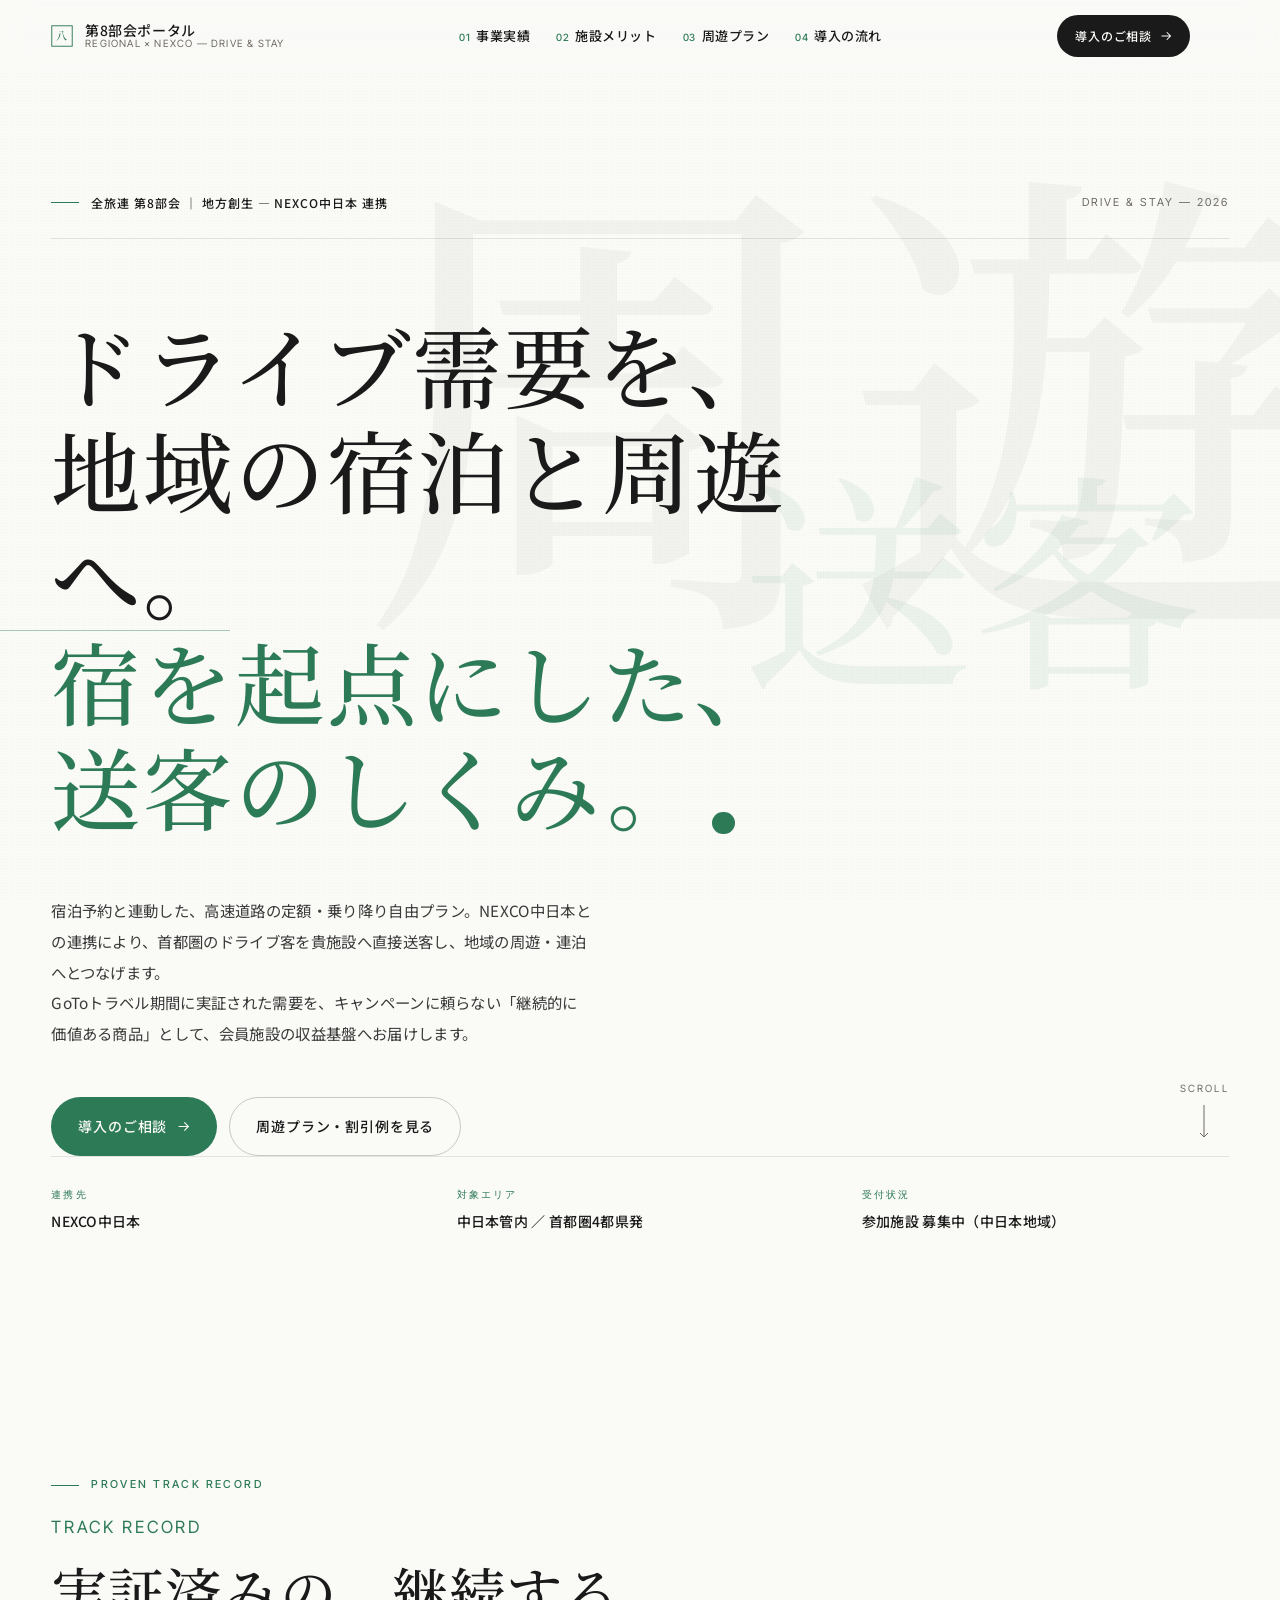
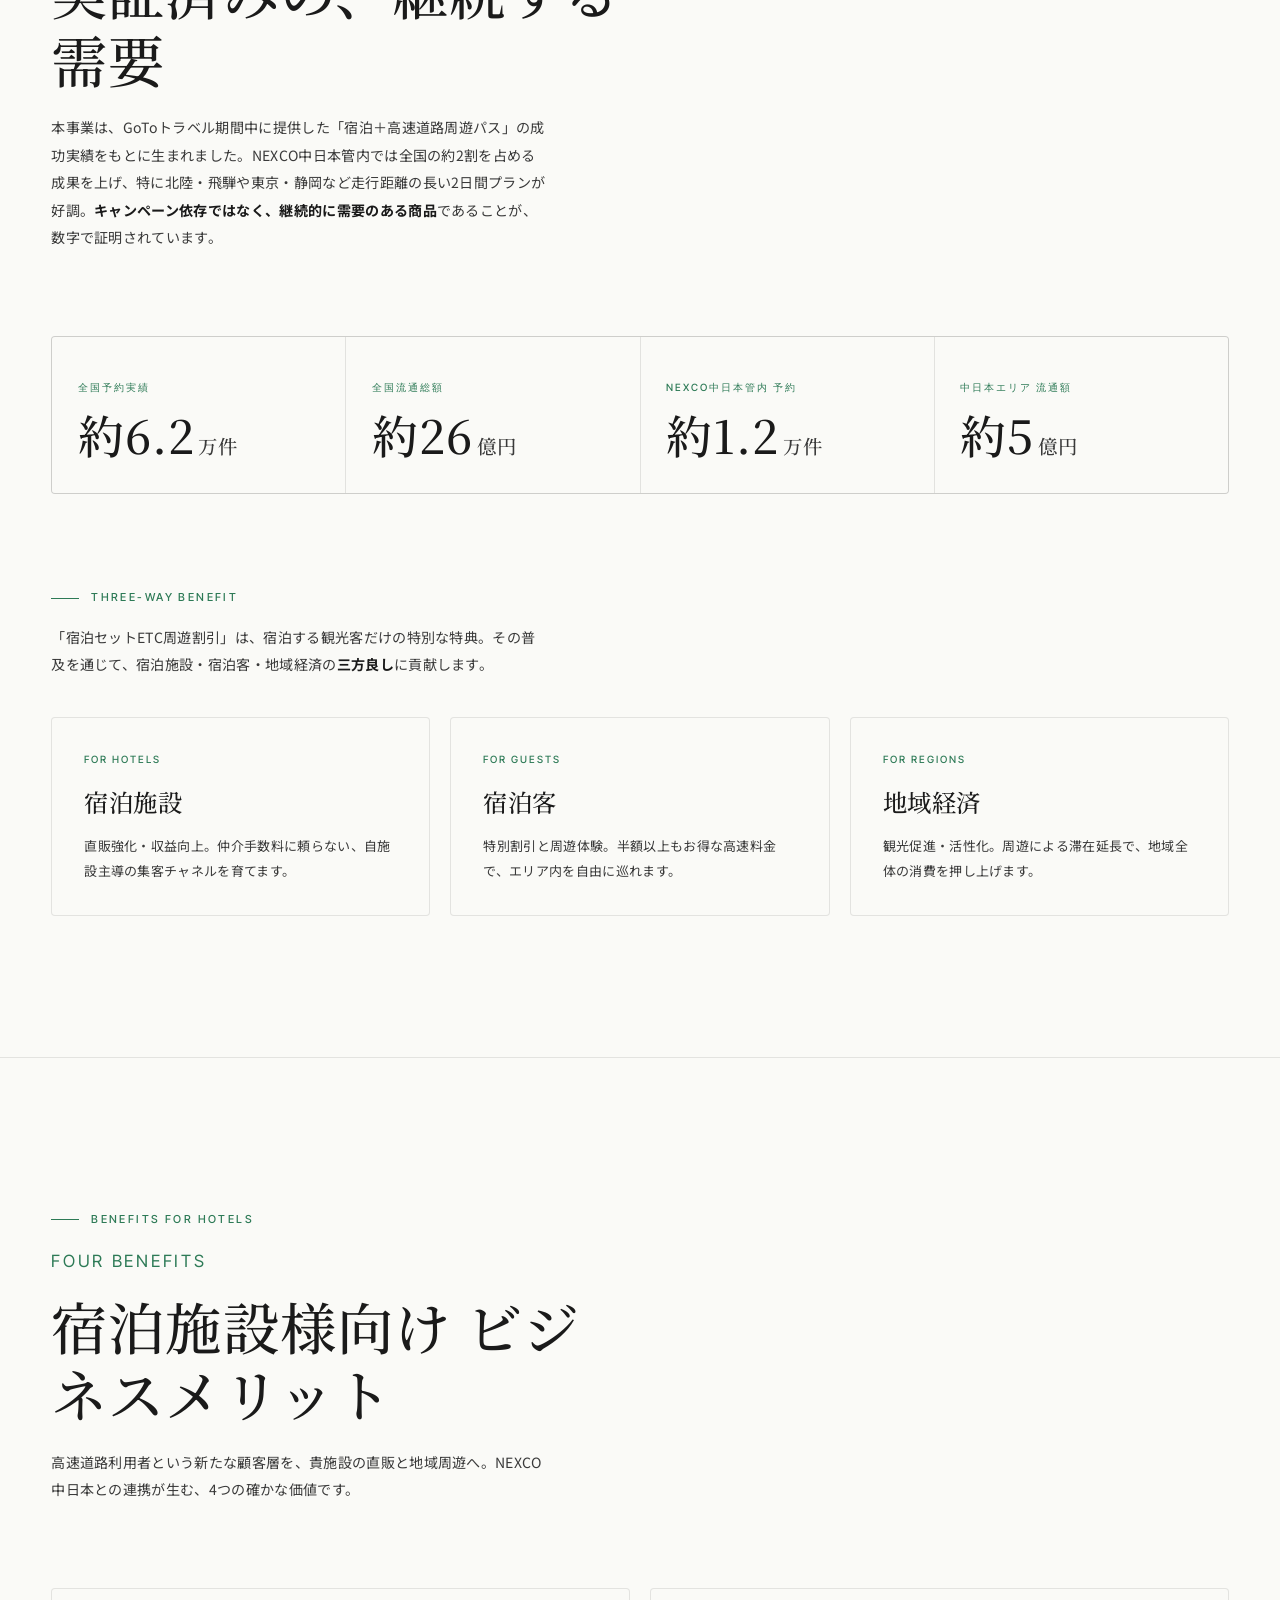
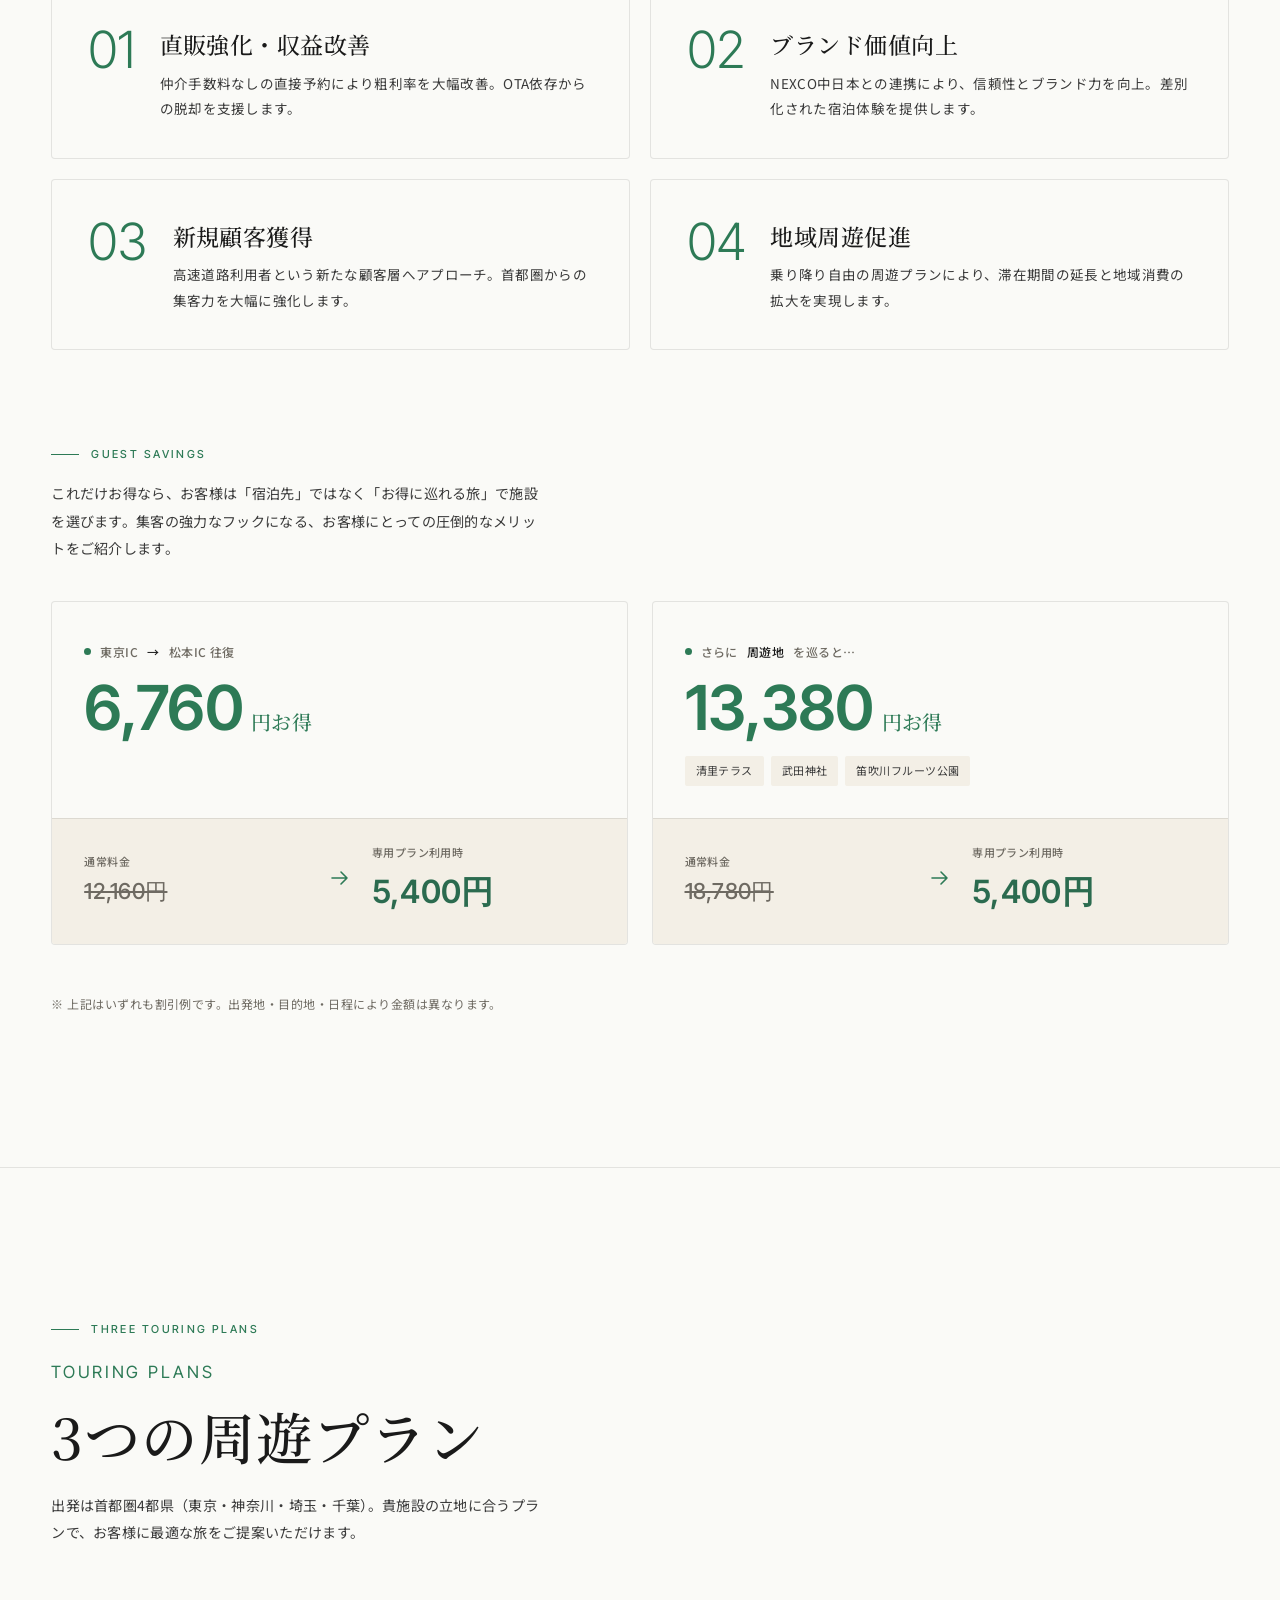
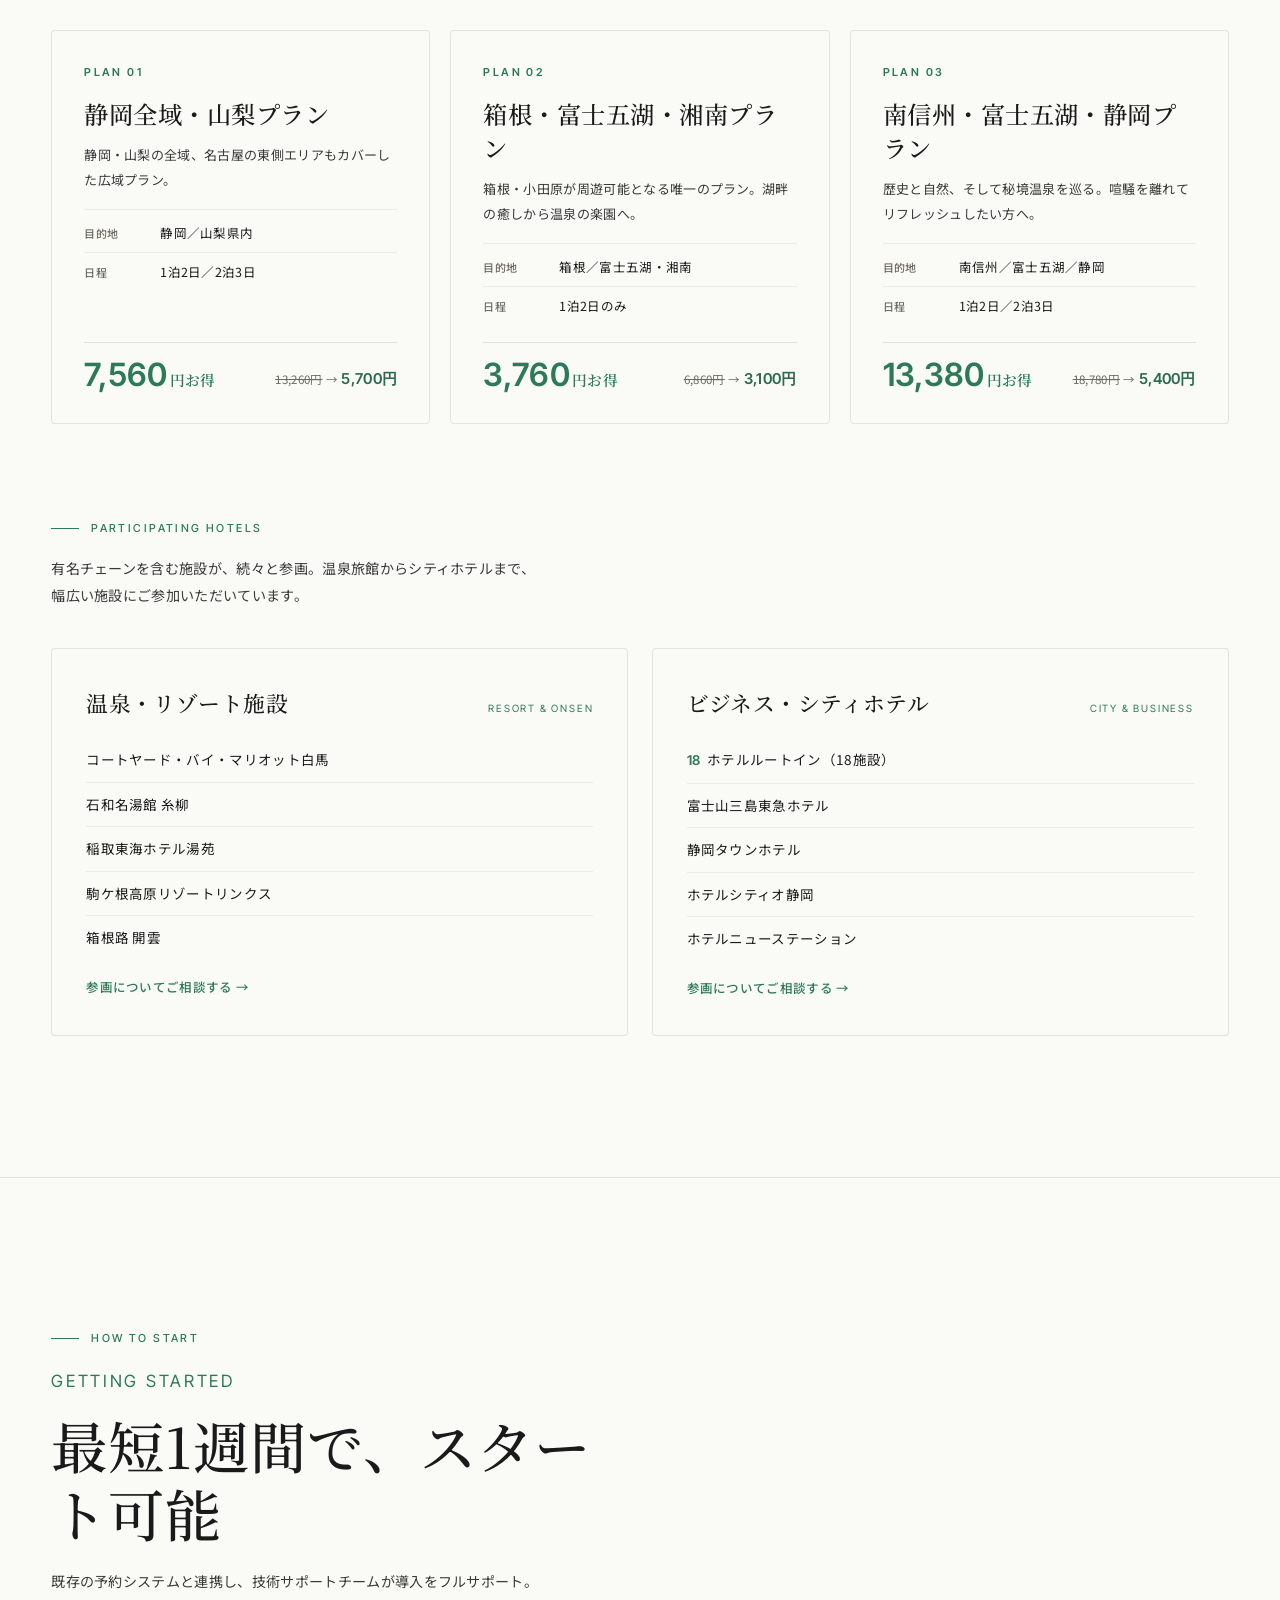
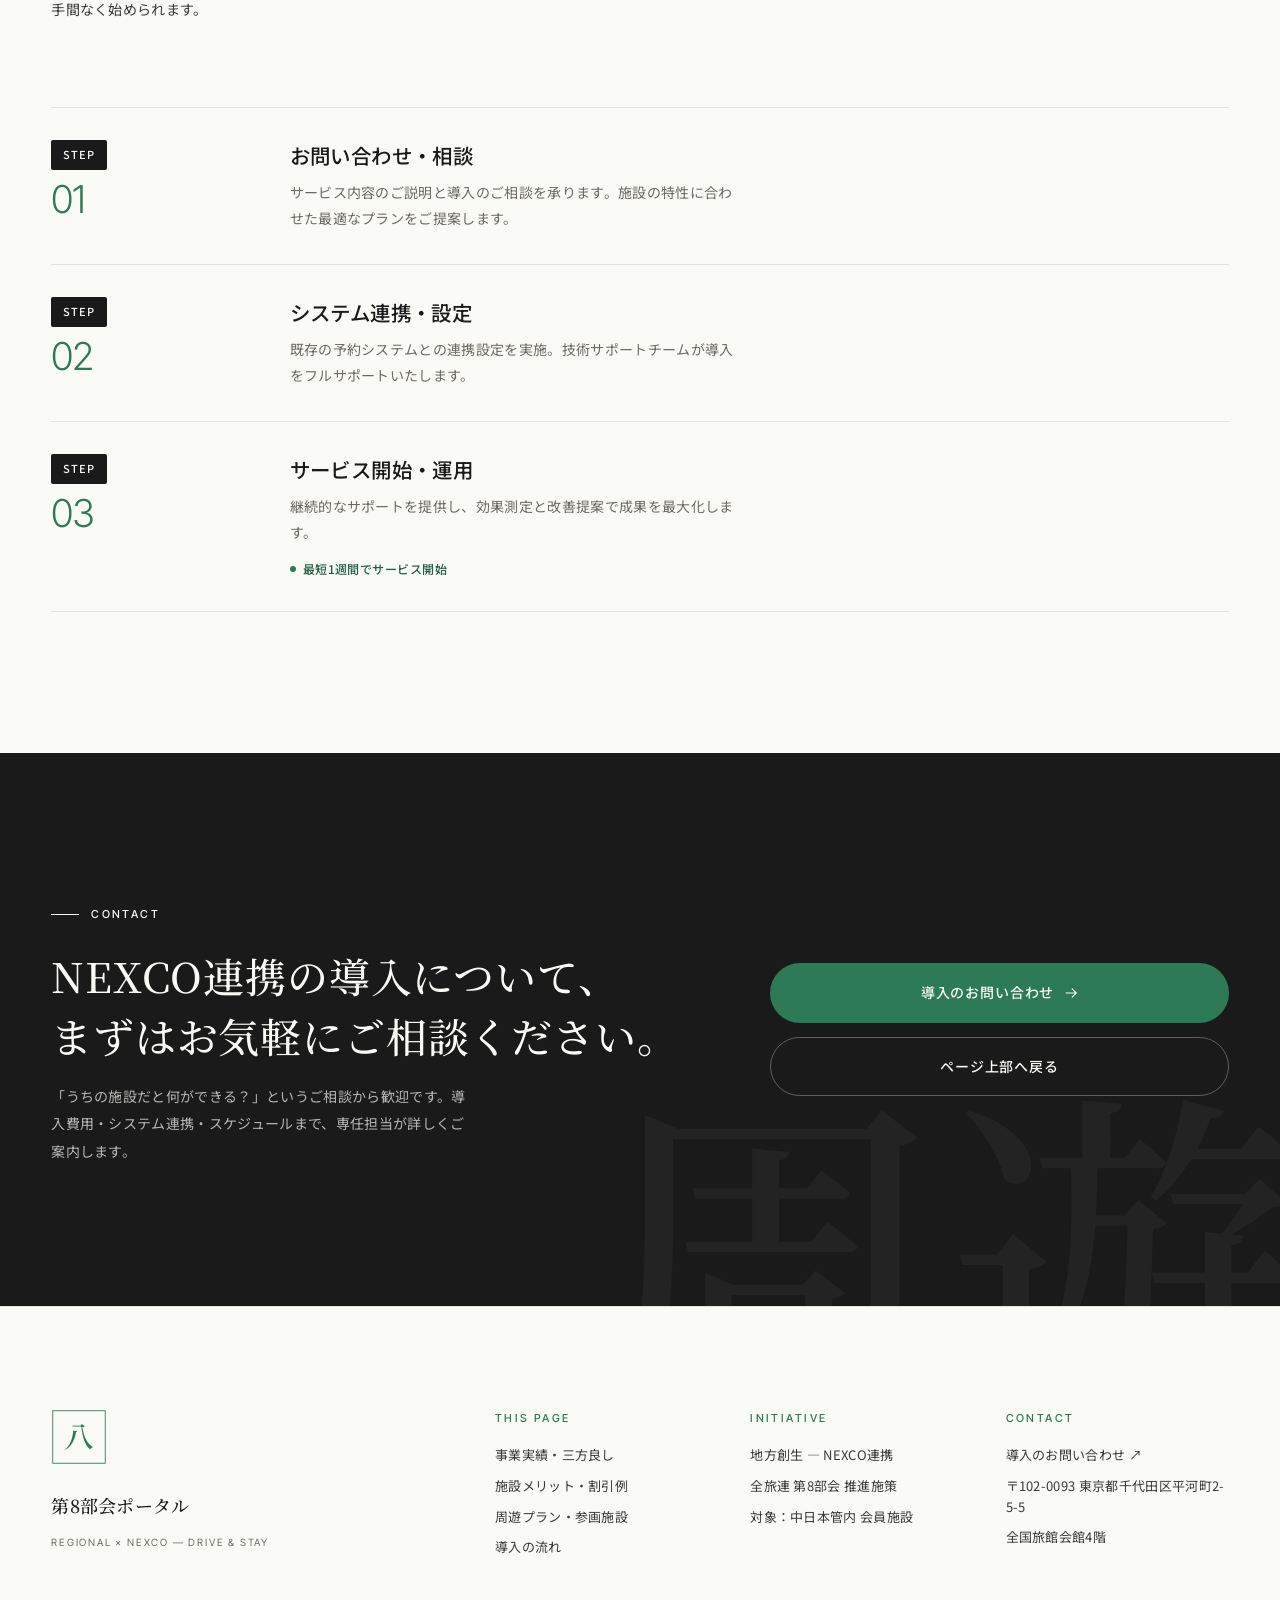
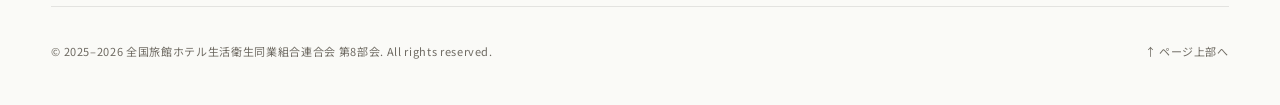
<file: nexco/NEXCO 宿泊セットETC周遊割引 施設様向け.html>
<!doctype html>
<html lang="ja">
<head>
<meta charset="utf-8" />
<meta name="viewport" content="width=device-width, initial-scale=1" />
<title>NEXCO連携 ｜ 宿泊セットETC周遊割引 — 第8部会ポータル</title>
<meta name="description" content="全旅連 第8部会 地方創生施策。NEXCO中日本との連携による「宿泊＋高速道路周遊」。宿泊施設様向けに、導入メリット・周遊プラン・参画施設・導入の流れをご案内します。" />
<link rel="preconnect" href="https://fonts.googleapis.com" />
<link rel="preconnect" href="https://fonts.gstatic.com" crossorigin />
<link href="https://fonts.googleapis.com/css2?family=Inter+Tight:wght@300;400;500;600&family=Noto+Sans+JP:wght@300;400;500;700&family=Noto+Serif+JP:wght@400;500;600&display=swap" rel="stylesheet" />
<link rel="stylesheet" href="assets/style.css" />
<style>
  /* ============================================================
     NEXCO sub-page — built on the portal token system
     Accent shifted vermilion → green to signal a distinct page
     ============================================================ */
  :root {
    --accent:   #2d7a56;
    --accent-2: #225e44;
  }
  /* hardcoded vermilion spots in the shared stylesheet, re-toned */
  ::selection { background: #2d7a56; color: #fff; }
  .btn--primary:hover { background: #38966a; }
  .svc__cta:hover { background: #38966a; }
  .news__item:hover { background: linear-gradient(to right, transparent, rgba(45,122,86,0.04), transparent); }
  .mark--brushB { color: rgba(45,122,86,0.07); }
  @keyframes pulseDot {
    0%,100% { box-shadow: 0 0 0 0 rgba(45,122,86,0.40); }
    70%     { box-shadow: 0 0 0 5px rgba(45,122,86,0); }
  }
  /* keep savings two-tone readable: final price stays in the deeper green */
  .save__new, .plan__from b { color: var(--accent-2); }

  .backlink {
    display: inline-flex; align-items: center; gap: 8px;
    font-family: var(--ff-en); font-size: 11px; letter-spacing: 0.14em; text-transform: uppercase;
    color: var(--muted); margin-bottom: 18px; transition: color .25s var(--ease), gap .25s var(--ease);
  }
  .backlink:hover { color: var(--accent); gap: 11px; }

  /* stats */
  .stats { display: grid; grid-template-columns: repeat(4, minmax(0,1fr)); gap: 1px; background: var(--line); border: 1px solid var(--line); border-radius: 4px; overflow: hidden; }
  .stats__cell { background: var(--bg); padding: clamp(22px,2.6vw,34px) clamp(20px,2vw,28px); }
  .stats__label { font-family: var(--ff-en); font-size: 10px; letter-spacing: 0.2em; text-transform: uppercase; color: var(--accent); font-weight: 500; }
  .stats__value { font-family: var(--ff-disp); font-weight: 500; font-size: clamp(30px,3.6vw,48px); line-height: 1.1; margin-top: 10px; letter-spacing: 0.02em; }
  .stats__value small { font-size: 0.42em; font-weight: 500; margin-left: 4px; color: var(--fg-2); }
  @media (max-width: 760px) { .stats { grid-template-columns: 1fr 1fr; } }

  .subhead { margin: clamp(56px,7vw,84px) 0 clamp(28px,3vw,40px); max-width: 60ch; }
  .subhead .section__eyebrow { margin-bottom: 16px; }
  .subhead p { font-size: clamp(14px,1.1vw,16px); line-height: 1.95; color: var(--fg-2); margin: 0; max-width: 62ch; }

  /* three-good */
  .triad { display: grid; grid-template-columns: repeat(3, minmax(0,1fr)); gap: clamp(14px,1.6vw,20px); }
  .triad__card { border: 1px solid var(--line); border-radius: 4px; padding: clamp(24px,2.6vw,32px); background: var(--bg); display: flex; flex-direction: column; gap: 10px; transition: transform .3s var(--ease), box-shadow .3s var(--ease), border-color .3s var(--ease); }
  .triad__card:hover { transform: translateY(-3px); box-shadow: 0 22px 44px -26px rgba(26,26,26,0.18); border-color: rgba(26,26,26,0.18); }
  .triad__tag { font-family: var(--ff-en); font-size: 10px; letter-spacing: 0.2em; text-transform: uppercase; color: var(--accent); font-weight: 500; }
  .triad__title { font-family: var(--ff-disp); font-weight: 500; font-size: clamp(20px,1.9vw,25px); margin: 2px 0 0; letter-spacing: 0.02em; }
  .triad__desc { font-size: 13px; line-height: 1.9; color: var(--fg-2); margin: 0; }
  @media (max-width: 760px) { .triad { grid-template-columns: 1fr; } }

  /* merits */
  .merits { display: grid; grid-template-columns: repeat(2, minmax(0,1fr)); gap: clamp(14px,1.6vw,20px); }
  .merit { display: flex; gap: clamp(18px,2vw,26px); border: 1px solid var(--line); border-radius: 4px; padding: clamp(26px,2.8vw,36px); background: var(--bg); transition: transform .3s var(--ease), box-shadow .3s var(--ease), border-color .3s var(--ease); }
  .merit:hover { transform: translateY(-3px); box-shadow: 0 22px 44px -26px rgba(26,26,26,0.18); border-color: rgba(26,26,26,0.18); }
  .merit__num { font-family: var(--ff-en); font-weight: 300; font-size: clamp(34px,4vw,52px); color: var(--accent); line-height: 1; letter-spacing: -0.02em; flex: none; }
  .merit__title { font-family: var(--ff-disp); font-weight: 500; font-size: clamp(19px,1.8vw,24px); line-height: 1.4; margin: 4px 0 0; letter-spacing: 0.02em; }
  .merit__desc { font-size: 13.5px; line-height: 1.9; color: var(--fg-2); margin: 10px 0 0; }
  @media (max-width: 760px) { .merits { grid-template-columns: 1fr; } }

  /* savings */
  .saves { display: grid; grid-template-columns: 1fr 1fr; gap: clamp(16px,1.8vw,24px); }
  .save { border: 1px solid var(--line); border-radius: 4px; overflow: hidden; background: var(--bg); display: flex; flex-direction: column; }
  .save__top { padding: clamp(24px,2.6vw,32px); }
  .save__route { font-size: 12px; letter-spacing: 0.04em; color: var(--muted); font-weight: 500; display: inline-flex; align-items: center; gap: 9px; }
  .save__route i { width: 7px; height: 7px; border-radius: 50%; background: var(--accent); display: inline-block; }
  .save__route b { color: var(--fg); font-weight: 500; }
  .save__big { display: flex; align-items: baseline; gap: 8px; margin-top: 14px; }
  .save__amt { font-family: var(--ff-en); font-weight: 600; font-size: clamp(42px,5.4vw,62px); color: var(--accent); line-height: 1; letter-spacing: -0.01em; }
  .save__unit { font-family: var(--ff-disp); font-size: clamp(16px,1.6vw,20px); color: var(--accent); font-weight: 500; }
  .save__chips { display: flex; flex-wrap: wrap; gap: 7px; margin-top: 16px; }
  .save__chips span { font-size: 11px; letter-spacing: 0.04em; background: var(--bg-warm); color: var(--fg-2); padding: 5px 11px; border-radius: 2px; }
  .save__calc { margin-top: auto; display: flex; align-items: center; gap: clamp(14px,1.6vw,20px); padding: clamp(18px,2vw,24px) clamp(24px,2.6vw,32px); border-top: 1px solid var(--line); background: var(--bg-warm); }
  .save__calc .c { flex: 1; }
  .save__calc .c-l { font-size: 11px; letter-spacing: 0.04em; color: var(--muted); font-weight: 500; }
  .save__old { font-family: var(--ff-en); font-size: clamp(18px,2vw,22px); font-weight: 500; text-decoration: line-through; color: var(--muted); }
  .save__new { font-family: var(--ff-en); font-size: clamp(24px,2.8vw,32px); font-weight: 600; color: var(--green); }
  .save__arrow { color: var(--accent); flex: none; }
  @media (max-width: 760px) { .saves { grid-template-columns: 1fr; } }

  /* plans */
  .plans { display: grid; grid-template-columns: repeat(3, minmax(0,1fr)); gap: clamp(14px,1.6vw,20px); }
  .plan { display: flex; flex-direction: column; gap: 12px; border: 1px solid var(--line); border-radius: 4px; padding: clamp(24px,2.6vw,32px); background: var(--bg); transition: transform .3s var(--ease), box-shadow .3s var(--ease), border-color .3s var(--ease); }
  .plan:hover { transform: translateY(-3px); box-shadow: 0 22px 44px -26px rgba(26,26,26,0.18); border-color: rgba(26,26,26,0.18); }
  .plan__no { font-family: var(--ff-en); font-size: 11px; letter-spacing: 0.22em; text-transform: uppercase; color: var(--accent); font-weight: 600; }
  .plan__title { font-family: var(--ff-disp); font-weight: 500; font-size: clamp(20px,1.9vw,25px); line-height: 1.4; margin: 2px 0 0; letter-spacing: 0.02em; }
  .plan__desc { font-size: 13px; line-height: 1.9; color: var(--fg-2); margin: 0; padding-bottom: 4px; }
  .plan__specs { margin: 0; padding: 4px 0; border-top: 1px solid var(--line-soft); display: flex; flex-direction: column; }
  .plan__specs > div { display: grid; grid-template-columns: 64px 1fr; gap: 12px; align-items: baseline; padding: 9px 0; border-bottom: 1px solid var(--line-soft); }
  .plan__specs > div:last-child { border-bottom: 0; }
  .plan__specs dt { font-size: 11px; letter-spacing: 0.04em; color: var(--muted); font-weight: 500; }
  .plan__specs dd { margin: 0; font-size: 12.5px; color: var(--fg); line-height: 1.55; }
  .plan__price { margin-top: auto; padding-top: 16px; border-top: 1px solid var(--line); display: flex; align-items: flex-end; justify-content: space-between; gap: 12px; }
  .plan__save { font-family: var(--ff-en); font-weight: 600; font-size: clamp(24px,2.6vw,32px); color: var(--accent); line-height: 1; }
  .plan__save small { font-family: var(--ff-disp); font-size: 0.46em; margin-left: 2px; }
  .plan__from { font-size: 11.5px; color: var(--muted); text-align: right; line-height: 1.6; }
  .plan__from .old { text-decoration: line-through; }
  .plan__from b { font-family: var(--ff-en); color: var(--green); font-weight: 600; font-size: 15px; }
  @media (max-width: 920px) { .plans { grid-template-columns: 1fr; } }

  /* facilities */
  .facs { display: grid; grid-template-columns: 1fr 1fr; gap: clamp(16px,1.8vw,24px); }
  .fac { border: 1px solid var(--line); border-radius: 4px; padding: clamp(26px,2.8vw,34px); background: var(--bg); }
  .fac__head { display: flex; align-items: baseline; justify-content: space-between; gap: 12px; margin-bottom: 16px; }
  .fac__head h3 { font-family: var(--ff-disp); font-weight: 500; font-size: clamp(18px,1.7vw,22px); margin: 0; letter-spacing: 0.02em; }
  .fac__tag { font-family: var(--ff-en); font-size: 10px; letter-spacing: 0.18em; text-transform: uppercase; color: var(--accent); white-space: nowrap; }
  .fac ul { list-style: none; margin: 0; padding: 0; }
  .fac li { font-size: 13.5px; line-height: 1.6; padding: 11px 0; border-bottom: 1px solid var(--line-soft); color: var(--fg); }
  .fac li:last-child { border-bottom: 0; }
  .fac li b { font-family: var(--ff-en); color: var(--accent); font-weight: 600; margin-right: 7px; }
  .fac__more { display: inline-flex; align-items: center; gap: 7px; margin-top: 16px; font-size: 12.5px; font-weight: 500; color: var(--accent); transition: gap .25s var(--ease); }
  .fac__more:hover { gap: 10px; color: var(--accent-2); }
  @media (max-width: 620px) { .facs { grid-template-columns: 1fr; } }

  /* steps via timeline */
  .tl__status--step { background: var(--fg); color: var(--inv); }
  .tl__num { font-family: var(--ff-en); font-size: clamp(26px,3vw,40px); font-weight: 300; color: var(--accent); line-height: 1; letter-spacing: -0.02em; }
  .tl__quick { display: inline-flex; align-items: center; gap: 7px; margin-top: 4px; font-size: 12px; font-weight: 500; letter-spacing: 0.04em; color: var(--accent-2); }
  .tl__quick i { width: 6px; height: 6px; border-radius: 50%; background: var(--accent); display: inline-block; animation: pulseDot 2s var(--ease) infinite; }

  /* contact watermark override for this page */
  .contact::before { content: "周遊"; }
</style>
</head>
<body>

<!-- ============== NAV ============== -->
<header class="nav" id="nav">
  <div class="nav__inner">
    <a href="#top" class="nav__brand" aria-label="第8部会ポータル トップ">
      <span class="nav__mark" aria-hidden="true">
        <svg viewBox="0 0 28 28" width="22" height="22"><rect x="1" y="1" width="26" height="26" fill="none" stroke="currentColor" stroke-width="1.2"/><text x="14" y="19" text-anchor="middle" font-family="Noto Serif JP, serif" font-size="14" font-weight="500" fill="currentColor">八</text></svg>
      </span>
      <span class="nav__brand-text">
        <span class="nav__brand-jp">第8部会ポータル</span>
        <span class="nav__brand-en">Regional × NEXCO — Drive &amp; Stay</span>
      </span>
    </a>
    <nav class="nav__links" aria-label="ページ内ナビ">
      <a href="#results"><i>01</i>事業実績</a>
      <a href="#merit"><i>02</i>施設メリット</a>
      <a href="#plans"><i>03</i>周遊プラン</a>
      <a href="#flow"><i>04</i>導入の流れ</a>
    </nav>
    <a href="https://docs.google.com/forms/d/e/1FAIpQLSd4M0A9nW3x4Pua7P4YbGYP8tBooy2LQN7IDvdfPH8wpctisw/viewform" class="nav__cta" target="_blank" rel="noopener">
      導入のご相談
      <svg viewBox="0 0 16 16" width="12" height="12" aria-hidden="true"><path d="M2 8h12M9 3l5 5-5 5" fill="none" stroke="currentColor" stroke-width="1.4"/></svg>
    </a>
    <button class="nav__menu" id="nav-menu" aria-label="メニュー" aria-expanded="false">
      <span></span><span></span>
    </button>
  </div>
</header>

<main id="top">

<!-- ============== HERO ============== -->
<section class="hero" id="hero">
  <div class="hero__grid">
    <div class="hero__eyebrow">
      <span class="kicker"><i></i>全旅連 第8部会 ｜ 地方創生 — NEXCO中日本 連携</span>
      <span class="kicker__date">Drive &amp; Stay — 2026</span>
    </div>

    <h1 class="hero__title" data-reveal-words>
      <span class="line">ドライブ需要を、</span>
      <span class="line">地域の宿泊と周遊へ。</span>
      <span class="line"><em>宿を起点にした、送客のしくみ。</em></span>
    </h1>

    <p class="hero__lead">
      宿泊予約と連動した、高速道路の定額・乗り降り自由プラン。NEXCO中日本との連携により、首都圏のドライブ客を貴施設へ直接送客し、地域の周遊・連泊へとつなげます。<br />
      GoToトラベル期間に実証された需要を、キャンペーンに頼らない「継続的に価値ある商品」として、会員施設の収益基盤へお届けします。
    </p>

    <div class="hero__actions">
      <a class="btn btn--primary" href="https://docs.google.com/forms/d/e/1FAIpQLSd4M0A9nW3x4Pua7P4YbGYP8tBooy2LQN7IDvdfPH8wpctisw/viewform" target="_blank" rel="noopener">
        導入のご相談
        <svg viewBox="0 0 16 16" width="13" height="13" aria-hidden="true"><path d="M2 8h12M9 3l5 5-5 5" fill="none" stroke="currentColor" stroke-width="1.4"/></svg>
      </a>
      <a class="btn btn--ghost-dark" href="#plans">周遊プラン・割引例を見る</a>
    </div>

    <div class="hero__meta">
      <div class="hero__meta-block">
        <span class="hero__meta-label">連携先</span>
        <span class="hero__meta-value">NEXCO中日本</span>
      </div>
      <div class="hero__meta-block">
        <span class="hero__meta-label">対象エリア</span>
        <span class="hero__meta-value">中日本管内 ／ 首都圏4都県発</span>
      </div>
      <div class="hero__meta-block">
        <span class="hero__meta-label">受付状況</span>
        <span class="hero__meta-value">参加施設 募集中（中日本地域）</span>
      </div>
    </div>

    <a href="#results" class="hero__scroll" aria-label="下にスクロール">
      <span>Scroll</span>
      <svg viewBox="0 0 14 40" width="14" height="40" aria-hidden="true"><line x1="7" y1="0" x2="7" y2="32" stroke="currentColor" stroke-width="1"/><path d="M3 28l4 4 4-4" fill="none" stroke="currentColor" stroke-width="1"/></svg>
    </a>
  </div>

  <div class="hero__marks" aria-hidden="true">
    <span class="mark mark--brushA">周遊</span>
    <span class="mark mark--brushB">送客</span>
    <span class="mark mark--rule"></span>
  </div>
</section>

<!-- ============== RESULTS / MISSION ============== -->
<section class="section section--initiatives" id="results">
  <header class="section__head">
    <span class="section__eyebrow"><i></i>Proven Track Record</span>
    <h2 class="section__title">
      <span class="section__title-en">Track Record</span>
      <span class="section__title-jp">実証済みの、継続する需要</span>
    </h2>
    <p class="section__lead">
      本事業は、GoToトラベル期間中に提供した「宿泊＋高速道路周遊パス」の成功実績をもとに生まれました。NEXCO中日本管内では全国の約2割を占める成果を上げ、特に北陸・飛騨や東京・静岡など走行距離の長い2日間プランが好調。<strong>キャンペーン依存ではなく、継続的に需要のある商品</strong>であることが、数字で証明されています。
    </p>
  </header>

  <div class="stats" data-reveal>
    <div class="stats__cell">
      <span class="stats__label">全国予約実績</span>
      <div class="stats__value">約6.2<small>万件</small></div>
    </div>
    <div class="stats__cell">
      <span class="stats__label">全国流通総額</span>
      <div class="stats__value">約26<small>億円</small></div>
    </div>
    <div class="stats__cell">
      <span class="stats__label">NEXCO中日本管内 予約</span>
      <div class="stats__value">約1.2<small>万件</small></div>
    </div>
    <div class="stats__cell">
      <span class="stats__label">中日本エリア 流通額</span>
      <div class="stats__value">約5<small>億円</small></div>
    </div>
  </div>

  <div class="subhead">
    <span class="section__eyebrow"><i></i>Three-way Benefit</span>
    <p>「宿泊セットETC周遊割引」は、宿泊する観光客だけの特別な特典。その普及を通じて、宿泊施設・宿泊客・地域経済の<strong>三方良し</strong>に貢献します。</p>
  </div>

  <div class="triad">
    <div class="triad__card" data-reveal>
      <span class="triad__tag">For Hotels</span>
      <h3 class="triad__title">宿泊施設</h3>
      <p class="triad__desc">直販強化・収益向上。仲介手数料に頼らない、自施設主導の集客チャネルを育てます。</p>
    </div>
    <div class="triad__card" data-reveal>
      <span class="triad__tag">For Guests</span>
      <h3 class="triad__title">宿泊客</h3>
      <p class="triad__desc">特別割引と周遊体験。半額以上もお得な高速料金で、エリア内を自由に巡れます。</p>
    </div>
    <div class="triad__card" data-reveal>
      <span class="triad__tag">For Regions</span>
      <h3 class="triad__title">地域経済</h3>
      <p class="triad__desc">観光促進・活性化。周遊による滞在延長で、地域全体の消費を押し上げます。</p>
    </div>
  </div>
</section>

<!-- ============== BUSINESS MERIT ============== -->
<section class="section section--services" id="merit">
  <header class="section__head">
    <span class="section__eyebrow"><i></i>Benefits for Hotels</span>
    <h2 class="section__title">
      <span class="section__title-en">Four Benefits</span>
      <span class="section__title-jp">宿泊施設様向け ビジネスメリット</span>
    </h2>
    <p class="section__lead">
      高速道路利用者という新たな顧客層を、貴施設の直販と地域周遊へ。NEXCO中日本との連携が生む、4つの確かな価値です。
    </p>
  </header>

  <div class="merits">
    <div class="merit" data-reveal>
      <span class="merit__num">01</span>
      <div>
        <h3 class="merit__title">直販強化・収益改善</h3>
        <p class="merit__desc">仲介手数料なしの直接予約により粗利率を大幅改善。OTA依存からの脱却を支援します。</p>
      </div>
    </div>
    <div class="merit" data-reveal>
      <span class="merit__num">02</span>
      <div>
        <h3 class="merit__title">ブランド価値向上</h3>
        <p class="merit__desc">NEXCO中日本との連携により、信頼性とブランド力を向上。差別化された宿泊体験を提供します。</p>
      </div>
    </div>
    <div class="merit" data-reveal>
      <span class="merit__num">03</span>
      <div>
        <h3 class="merit__title">新規顧客獲得</h3>
        <p class="merit__desc">高速道路利用者という新たな顧客層へアプローチ。首都圏からの集客力を大幅に強化します。</p>
      </div>
    </div>
    <div class="merit" data-reveal>
      <span class="merit__num">04</span>
      <div>
        <h3 class="merit__title">地域周遊促進</h3>
        <p class="merit__desc">乗り降り自由の周遊プランにより、滞在期間の延長と地域消費の拡大を実現します。</p>
      </div>
    </div>
  </div>

  <div class="subhead">
    <span class="section__eyebrow"><i></i>Guest Savings</span>
    <p>これだけお得なら、お客様は「宿泊先」ではなく「お得に巡れる旅」で施設を選びます。集客の強力なフックになる、お客様にとっての圧倒的なメリットをご紹介します。</p>
  </div>

  <div class="saves">
    <div class="save" data-reveal>
      <div class="save__top">
        <span class="save__route"><i></i>東京IC <b>→</b> 松本IC 往復</span>
        <div class="save__big"><span class="save__amt">6,760</span><span class="save__unit">円お得</span></div>
      </div>
      <div class="save__calc">
        <div class="c"><div class="c-l">通常料金</div><div class="save__old">12,160円</div></div>
        <div class="save__arrow"><svg viewBox="0 0 24 24" width="24" height="24" fill="none" stroke="currentColor" stroke-width="1.6" stroke-linecap="round" stroke-linejoin="round"><path d="M4 12h15M13 6l6 6-6 6"/></svg></div>
        <div class="c"><div class="c-l">専用プラン利用時</div><div class="save__new">5,400円</div></div>
      </div>
    </div>
    <div class="save" data-reveal>
      <div class="save__top">
        <span class="save__route"><i></i>さらに<b>周遊地</b>を巡ると…</span>
        <div class="save__big"><span class="save__amt">13,380</span><span class="save__unit">円お得</span></div>
        <div class="save__chips"><span>清里テラス</span><span>武田神社</span><span>笛吹川フルーツ公園</span></div>
      </div>
      <div class="save__calc">
        <div class="c"><div class="c-l">通常料金</div><div class="save__old">18,780円</div></div>
        <div class="save__arrow"><svg viewBox="0 0 24 24" width="24" height="24" fill="none" stroke="currentColor" stroke-width="1.6" stroke-linecap="round" stroke-linejoin="round"><path d="M4 12h15M13 6l6 6-6 6"/></svg></div>
        <div class="c"><div class="c-l">専用プラン利用時</div><div class="save__new">5,400円</div></div>
      </div>
    </div>
  </div>
  <p class="section__note">※ 上記はいずれも割引例です。出発地・目的地・日程により金額は異なります。</p>
</section>

<!-- ============== PLANS ============== -->
<section class="section section--initiatives" id="plans">
  <header class="section__head">
    <span class="section__eyebrow"><i></i>Three Touring Plans</span>
    <h2 class="section__title">
      <span class="section__title-en">Touring Plans</span>
      <span class="section__title-jp">3つの周遊プラン</span>
    </h2>
    <p class="section__lead">
      出発は首都圏4都県（東京・神奈川・埼玉・千葉）。貴施設の立地に合うプランで、お客様に最適な旅をご提案いただけます。
    </p>
  </header>

  <div class="plans">
    <div class="plan" data-reveal>
      <span class="plan__no">Plan 01</span>
      <h3 class="plan__title">静岡全域・山梨プラン</h3>
      <p class="plan__desc">静岡・山梨の全域、名古屋の東側エリアもカバーした広域プラン。</p>
      <dl class="plan__specs">
        <div><dt>目的地</dt><dd>静岡／山梨県内</dd></div>
        <div><dt>日程</dt><dd>1泊2日／2泊3日</dd></div>
      </dl>
      <div class="plan__price">
        <div class="plan__save">7,560<small>円お得</small></div>
        <div class="plan__from"><span class="old">13,260円</span> → <b>5,700円</b></div>
      </div>
    </div>
    <div class="plan" data-reveal>
      <span class="plan__no">Plan 02</span>
      <h3 class="plan__title">箱根・富士五湖・湘南プラン</h3>
      <p class="plan__desc">箱根・小田原が周遊可能となる唯一のプラン。湖畔の癒しから温泉の楽園へ。</p>
      <dl class="plan__specs">
        <div><dt>目的地</dt><dd>箱根／富士五湖・湘南</dd></div>
        <div><dt>日程</dt><dd>1泊2日のみ</dd></div>
      </dl>
      <div class="plan__price">
        <div class="plan__save">3,760<small>円お得</small></div>
        <div class="plan__from"><span class="old">6,860円</span> → <b>3,100円</b></div>
      </div>
    </div>
    <div class="plan" data-reveal>
      <span class="plan__no">Plan 03</span>
      <h3 class="plan__title">南信州・富士五湖・静岡プラン</h3>
      <p class="plan__desc">歴史と自然、そして秘境温泉を巡る。喧騒を離れてリフレッシュしたい方へ。</p>
      <dl class="plan__specs">
        <div><dt>目的地</dt><dd>南信州／富士五湖／静岡</dd></div>
        <div><dt>日程</dt><dd>1泊2日／2泊3日</dd></div>
      </dl>
      <div class="plan__price">
        <div class="plan__save">13,380<small>円お得</small></div>
        <div class="plan__from"><span class="old">18,780円</span> → <b>5,400円</b></div>
      </div>
    </div>
  </div>

  <div class="subhead">
    <span class="section__eyebrow"><i></i>Participating Hotels</span>
    <p>有名チェーンを含む施設が、続々と参画。温泉旅館からシティホテルまで、幅広い施設にご参加いただいています。</p>
  </div>

  <div class="facs">
    <div class="fac" data-reveal>
      <div class="fac__head"><h3>温泉・リゾート施設</h3><span class="fac__tag">Resort &amp; Onsen</span></div>
      <ul>
        <li>コートヤード・バイ・マリオット白馬</li>
        <li>石和名湯館 糸柳</li>
        <li>稲取東海ホテル湯苑</li>
        <li>駒ケ根高原リゾートリンクス</li>
        <li>箱根路 開雲</li>
      </ul>
      <a class="fac__more" href="https://docs.google.com/forms/d/e/1FAIpQLSd4M0A9nW3x4Pua7P4YbGYP8tBooy2LQN7IDvdfPH8wpctisw/viewform" target="_blank" rel="noopener">参画についてご相談する →</a>
    </div>
    <div class="fac" data-reveal>
      <div class="fac__head"><h3>ビジネス・シティホテル</h3><span class="fac__tag">City &amp; Business</span></div>
      <ul>
        <li><b>18</b>ホテルルートイン（18施設）</li>
        <li>富士山三島東急ホテル</li>
        <li>静岡タウンホテル</li>
        <li>ホテルシティオ静岡</li>
        <li>ホテルニューステーション</li>
      </ul>
      <a class="fac__more" href="https://docs.google.com/forms/d/e/1FAIpQLSd4M0A9nW3x4Pua7P4YbGYP8tBooy2LQN7IDvdfPH8wpctisw/viewform" target="_blank" rel="noopener">参画についてご相談する →</a>
    </div>
  </div>
</section>

<!-- ============== FLOW ============== -->
<section class="section section--now" id="flow">
  <header class="section__head">
    <span class="section__eyebrow"><i></i>How to Start</span>
    <h2 class="section__title">
      <span class="section__title-en">Getting Started</span>
      <span class="section__title-jp">最短1週間で、スタート可能</span>
    </h2>
    <p class="section__lead">
      既存の予約システムと連携し、技術サポートチームが導入をフルサポート。手間なく始められます。
    </p>
  </header>

  <ol class="timeline">
    <li class="tl" data-reveal>
      <div class="tl__left">
        <span class="tl__status tl__status--step">STEP</span>
        <span class="tl__num">01</span>
      </div>
      <div class="tl__body">
        <h3>お問い合わせ・相談</h3>
        <p>サービス内容のご説明と導入のご相談を承ります。施設の特性に合わせた最適なプランをご提案します。</p>
      </div>
    </li>
    <li class="tl" data-reveal>
      <div class="tl__left">
        <span class="tl__status tl__status--step">STEP</span>
        <span class="tl__num">02</span>
      </div>
      <div class="tl__body">
        <h3>システム連携・設定</h3>
        <p>既存の予約システムとの連携設定を実施。技術サポートチームが導入をフルサポートいたします。</p>
      </div>
    </li>
    <li class="tl" data-reveal>
      <div class="tl__left">
        <span class="tl__status tl__status--step">STEP</span>
        <span class="tl__num">03</span>
      </div>
      <div class="tl__body">
        <h3>サービス開始・運用</h3>
        <p>継続的なサポートを提供し、効果測定と改善提案で成果を最大化します。</p>
        <span class="tl__quick"><i></i>最短1週間でサービス開始</span>
      </div>
    </li>
  </ol>
</section>

</main>

<!-- ============== CONTACT BANNER ============== -->
<section class="contact" id="contact">
  <div class="contact__inner">
    <div class="contact__head">
      <span class="section__eyebrow section__eyebrow--invert"><i></i>Contact</span>
      <h2 class="contact__title">NEXCO連携の導入について、<br />まずはお気軽にご相談ください。</h2>
      <p class="contact__sub">「うちの施設だと何ができる？」というご相談から歓迎です。導入費用・システム連携・スケジュールまで、専任担当が詳しくご案内します。</p>
    </div>
    <div class="contact__actions">
      <a class="btn btn--primary" href="https://docs.google.com/forms/d/e/1FAIpQLSd4M0A9nW3x4Pua7P4YbGYP8tBooy2LQN7IDvdfPH8wpctisw/viewform" target="_blank" rel="noopener">
        導入のお問い合わせ
        <svg viewBox="0 0 16 16" width="14" height="14" aria-hidden="true"><path d="M2 8h12M9 3l5 5-5 5" fill="none" stroke="currentColor" stroke-width="1.4"/></svg>
      </a>
      <a class="btn btn--ghost" href="#top">ページ上部へ戻る</a>
    </div>
  </div>
</section>

<!-- ============== FOOTER ============== -->
<footer class="footer">
  <div class="footer__inner">
    <div class="footer__brand">
      <div class="footer__mark" aria-hidden="true">
        <svg viewBox="0 0 64 64" width="56" height="56"><rect x="2" y="2" width="60" height="60" fill="none" stroke="currentColor" stroke-width="1"/><text x="32" y="44" text-anchor="middle" font-family="Noto Serif JP, serif" font-size="34" font-weight="500" fill="currentColor">八</text></svg>
      </div>
      <p class="footer__brand-jp">第8部会ポータル</p>
      <p class="footer__brand-en">Regional × NEXCO — Drive &amp; Stay</p>
    </div>

    <nav class="footer__nav" aria-label="フッターナビ">
      <div>
        <h4>This Page</h4>
        <ul>
          <li><a href="#results">事業実績・三方良し</a></li>
          <li><a href="#merit">施設メリット・割引例</a></li>
          <li><a href="#plans">周遊プラン・参画施設</a></li>
          <li><a href="#flow">導入の流れ</a></li>
        </ul>
      </div>
      <div>
        <h4>Initiative</h4>
        <ul>
          <li><a href="#top">地方創生 — NEXCO連携</a></li>
          <li>全旅連 第8部会 推進施策</li>
          <li>対象：中日本管内 会員施設</li>
        </ul>
      </div>
      <div>
        <h4>Contact</h4>
        <ul>
          <li><a href="https://docs.google.com/forms/d/e/1FAIpQLSd4M0A9nW3x4Pua7P4YbGYP8tBooy2LQN7IDvdfPH8wpctisw/viewform" target="_blank" rel="noopener">導入のお問い合わせ ↗</a></li>
          <li>〒102-0093 東京都千代田区平河町2-5-5</li>
          <li>全国旅館会館4階</li>
        </ul>
      </div>
    </nav>
  </div>

  <div class="footer__bottom">
    <p>© 2025–2026 全国旅館ホテル生活衛生同業組合連合会 第8部会. All rights reserved.</p>
    <p class="footer__back"><a href="#top">↑ ページ上部へ</a></p>
  </div>
</footer>

<script src="assets/main.js" defer></script>
</body>
</html>
</file>
<file: assets/style.css>
/* ============================================================
   第8部会ポータル — Stylesheet (member portal edition)
   palette: off-white / near-black / vermilion accent
   ============================================================ */

:root {
  --bg:        #fafaf7;
  --bg-warm:   #f3efe6;
  --bg-deep:   #1a1a1a;
  --fg:        #1a1a1a;
  --fg-2:      #3a3a3a;
  --muted:     #6e6a62;
  --line:      rgba(26,26,26,0.10);
  --line-soft: rgba(26,26,26,0.06);
  --accent:    #a8341f;
  --accent-2:  #8a2a18;
  --green:     #2b6b4f;
  --inv:       #fafaf7;

  --max:       1280px;
  --gutter:    clamp(20px, 4vw, 80px);
  --nav-h:     72px;

  --ff-jp:     "Noto Sans JP", "Hiragino Kaku Gothic ProN", "Yu Gothic", sans-serif;
  --ff-en:     "Inter Tight", "Helvetica Neue", Arial, sans-serif;
  --ff-disp:   "Noto Serif JP", "Hiragino Mincho ProN", "Yu Mincho", serif;

  --ease:      cubic-bezier(0.22, 0.61, 0.36, 1);
}

* { box-sizing: border-box; }
html { scroll-behavior: smooth; }
body {
  margin: 0;
  background: var(--bg);
  color: var(--fg);
  font-family: var(--ff-jp);
  font-weight: 400;
  font-size: 16px;
  line-height: 1.8;
  letter-spacing: 0.02em;
  -webkit-font-smoothing: antialiased;
  text-rendering: optimizeLegibility;
}

img { display: block; max-width: 100%; }
a { color: inherit; text-decoration: none; transition: color .25s var(--ease); }
button { background: none; border: 0; padding: 0; font: inherit; color: inherit; cursor: pointer; }
strong { font-weight: 700; color: var(--fg); }
::selection { background: var(--accent); color: #fff; }

body::before {
  content: "";
  position: fixed; inset: 0;
  background-image: radial-gradient(rgba(26,26,26,0.025) 1px, transparent 1px);
  background-size: 3px 3px;
  pointer-events: none;
  z-index: 1;
  mix-blend-mode: multiply;
}

/* ============================================================
   BUTTONS (shared)
   ============================================================ */
.btn {
  display: inline-flex; align-items: center; justify-content: center; gap: 10px;
  padding: 16px 26px;
  font-size: 14px;
  font-weight: 500;
  letter-spacing: 0.06em;
  border-radius: 999px;
  border: 1px solid transparent;
  transition: all .25s var(--ease);
  white-space: nowrap;
}
.btn--sm { padding: 12px 20px; font-size: 13px; }
.btn--primary { background: var(--accent); color: var(--inv); }
.btn--primary:hover { background: #c14127; transform: translateY(-1px); }
.btn--disabled {
  background: rgba(26,26,26,0.07); color: var(--muted);
  border-color: rgba(26,26,26,0.10); cursor: default; pointer-events: none;
}
.btn--ghost, .btn--ghost-dark {
  background: transparent; color: var(--fg);
  border-color: rgba(26,26,26,0.22);
}
.btn--ghost:hover, .btn--ghost-dark:hover { border-color: var(--fg); background: rgba(26,26,26,0.03); }
.contact .btn--ghost { color: var(--inv); border-color: rgba(250,250,247,0.3); }
.contact .btn--ghost:hover { border-color: var(--inv); background: rgba(250,250,247,0.05); }

.btn-mini {
  display: inline-flex; align-items: center; gap: 8px;
  padding: 10px 18px;
  font-size: 12px; font-weight: 500; letter-spacing: 0.08em;
  border: 1px solid var(--line); border-radius: 999px;
  color: var(--fg); background: var(--bg);
  transition: all .25s var(--ease); white-space: nowrap;
}
.btn-mini em { font-style: normal; transition: transform .25s var(--ease); }
.btn-mini:hover { border-color: var(--fg); }
.btn-mini:hover em { transform: translateX(3px); }
.btn-mini--solid { background: var(--fg); color: var(--inv); border-color: var(--fg); }
.btn-mini--solid:hover { background: var(--accent); border-color: var(--accent); }

/* ============================================================
   NAV
   ============================================================ */
.nav {
  position: fixed; top: 0; left: 0; right: 0; z-index: 50;
  background: rgba(250,250,247,0.85);
  backdrop-filter: saturate(1.4) blur(14px);
  -webkit-backdrop-filter: saturate(1.4) blur(14px);
  border-bottom: 1px solid transparent;
  transition: border-color .35s var(--ease), background .35s var(--ease);
}
.nav.is-scrolled { border-bottom-color: var(--line); background: rgba(250,250,247,0.92); }
.nav__inner {
  max-width: var(--max); margin: 0 auto; padding: 0 var(--gutter);
  height: var(--nav-h);
  display: grid; grid-template-columns: auto 1fr auto auto;
  align-items: center; gap: clamp(16px, 3vw, 48px);
}
.nav__brand { display: flex; align-items: center; gap: 12px; color: var(--fg); }
.nav__mark { color: var(--accent); display: inline-flex; }
.nav__brand-text { display: flex; flex-direction: column; line-height: 1.15; }
.nav__brand-jp { font-size: 14px; font-weight: 500; letter-spacing: 0.04em; }
.nav__brand-en { font-family: var(--ff-en); font-size: 10px; letter-spacing: 0.12em; color: var(--muted); text-transform: uppercase; }

.nav__links { display: flex; gap: clamp(12px, 2.2vw, 26px); align-items: center; justify-content: center; }
.nav__links a {
  font-size: 13px; font-weight: 500; letter-spacing: 0.04em; color: var(--fg);
  position: relative; display: inline-flex; align-items: baseline; gap: 6px;
}
.nav__links a i { font-family: var(--ff-en); font-style: normal; font-size: 10px; color: var(--accent); font-weight: 500; }
.nav__links a::after {
  content: ""; position: absolute; left: 0; right: 0; bottom: -6px; height: 1px;
  background: var(--accent); transform: scaleX(0); transform-origin: left;
  transition: transform .35s var(--ease);
}
.nav__links a:hover::after { transform: scaleX(1); }

.nav__cta {
  display: inline-flex; align-items: center; gap: 8px;
  background: var(--fg); color: var(--inv);
  padding: 10px 18px; border-radius: 999px;
  font-size: 12px; letter-spacing: 0.08em; font-weight: 500;
  transition: background .25s var(--ease);
}
.nav__cta:hover { background: var(--accent); }

.nav__menu { display: none; width: 32px; height: 32px; flex-direction: column; justify-content: center; gap: 5px; }
.nav__menu span { display: block; width: 22px; height: 1px; background: var(--fg); transition: transform .3s var(--ease); }

@media (max-width: 1040px) {
  .nav__links, .nav__cta { display: none; }
  .nav__menu { display: inline-flex; align-items: center; }
  .nav__inner { grid-template-columns: 1fr auto; }
  .nav.is-open .nav__menu span:nth-child(1) { transform: translateY(3px) rotate(45deg); }
  .nav.is-open .nav__menu span:nth-child(2) { transform: translateY(-3px) rotate(-45deg); }
  .nav.is-open .nav__links {
    display: flex; flex-direction: column;
    position: fixed; top: var(--nav-h); left: 0; right: 0; bottom: 0;
    background: var(--bg); padding: 32px var(--gutter);
    gap: 18px; align-items: flex-start; justify-content: flex-start;
    border-top: 1px solid var(--line);
  }
  .nav.is-open .nav__links a { font-size: 20px; }
  .nav.is-open .nav__cta {
    display: inline-flex; position: fixed; left: var(--gutter); right: var(--gutter); bottom: 32px;
    justify-content: center; padding: 16px;
  }
}

/* ============================================================
   HERO
   ============================================================ */
.hero {
  position: relative;
  padding: calc(var(--nav-h) + clamp(60px, 10vw, 120px)) var(--gutter) clamp(48px, 7vw, 96px);
  min-height: auto; overflow: hidden; background: var(--bg);
}
.hero__grid { max-width: var(--max); margin: 0 auto; position: relative; z-index: 2; }
.hero__eyebrow {
  display: flex; justify-content: space-between; align-items: center; gap: 24px;
  padding-bottom: 24px; border-bottom: 1px solid var(--line);
  margin-bottom: clamp(40px, 6vw, 72px);
}
.kicker {
  font-size: 12px; letter-spacing: 0.08em; color: var(--fg);
  display: inline-flex; align-items: center; gap: 12px; font-weight: 500;
}
.kicker i { display: inline-block; width: 28px; height: 1px; background: var(--accent); }
.kicker__date { font-family: var(--ff-en); font-size: 11px; letter-spacing: 0.18em; text-transform: uppercase; color: var(--muted); }

.hero__title {
  font-family: var(--ff-disp); font-weight: 500;
  font-size: clamp(38px, 7vw, 104px); line-height: 1.18; letter-spacing: 0.02em;
  margin: 0 0 clamp(32px, 5vw, 56px); max-width: 16ch;
}
.hero__title .line { display: block; overflow: hidden; }
.hero__title em { font-style: normal; color: var(--accent); position: relative; }
.hero__title em::after { content: ""; position: absolute; right: -.4em; bottom: .18em; width: .25em; height: .25em; background: var(--accent); border-radius: 50%; }

.hero__lead {
  max-width: 60ch; font-size: clamp(15px, 1.2vw, 17px); line-height: 2; color: var(--fg-2);
  margin: 0 0 clamp(32px, 4vw, 48px);
}
.hero__actions { display: flex; flex-wrap: wrap; gap: 12px; margin-bottom: 0; }

.hero__meta {
  display: grid; grid-template-columns: repeat(3, minmax(0, 1fr));
  gap: clamp(20px, 3vw, 48px); padding-top: 28px; border-top: 1px solid var(--line);
}
.hero__meta-block { display: flex; flex-direction: column; gap: 6px; }
.hero__meta-label { font-family: var(--ff-en); font-size: 10px; letter-spacing: 0.22em; text-transform: uppercase; color: var(--accent); font-weight: 500; }
.hero__meta-value { font-size: 14px; font-weight: 500; color: var(--fg); }
.hero__meta-value a { border-bottom: 1px solid var(--line); padding-bottom: 1px; }
.hero__meta-value a:hover { color: var(--accent); border-color: var(--accent); }

.hero__scroll {
  position: absolute; right: 0; bottom: clamp(40px, 7vw, 90px);
  display: inline-flex; flex-direction: column; align-items: center; gap: 8px;
  font-family: var(--ff-en); font-size: 10px; letter-spacing: 0.22em; text-transform: uppercase; color: var(--muted);
}
.hero__scroll svg { animation: scrollHint 2.4s var(--ease) infinite; }
@keyframes scrollHint { 0%,100% { transform: translateY(0); opacity: .6; } 50% { transform: translateY(6px); opacity: 1; } }

.hero__marks { position: absolute; inset: 0; pointer-events: none; z-index: 1; }
.mark { position: absolute; font-family: var(--ff-disp); font-weight: 500; color: rgba(26,26,26,0.04); white-space: nowrap; user-select: none; will-change: transform; }
.mark--brushA { right: -4vw; top: 18vh; font-size: clamp(220px, 38vw, 540px); line-height: 0.9; }
.mark--brushB { right: 6vw; top: 52vh; font-size: clamp(120px, 18vw, 280px); color: rgba(168,52,31,0.06); line-height: 0.9; }
.mark--rule { left: 0; top: 70vh; width: 18vw; height: 1px; background: var(--accent); opacity: 0.4; }
.mark--no { left: 0; bottom: 6vh; font-family: var(--ff-en); font-size: 11px; letter-spacing: 0.32em; text-transform: uppercase; color: var(--muted); }

@media (max-width: 720px) {
  .hero__eyebrow { flex-direction: column; align-items: flex-start; gap: 10px; }
  .hero__meta { grid-template-columns: 1fr; gap: 16px; }
  .hero__scroll { display: none; }
  .hero__actions .btn { flex: 1 1 auto; }
}

/* ============================================================
   SECTION SHARED
   ============================================================ */
.section { padding: clamp(80px, 11vw, 150px) var(--gutter); max-width: var(--max); margin: 0 auto; position: relative; }
.section + .section { border-top: 1px solid var(--line); }
.section__head { margin-bottom: clamp(48px, 7vw, 84px); max-width: 64ch; }
.section__head--row { display: flex; align-items: flex-end; justify-content: space-between; gap: 24px; flex-wrap: wrap; max-width: 100%; }
.head__actions { flex-shrink: 0; display: flex; gap: 10px; }

.section__eyebrow {
  display: inline-flex; align-items: center; gap: 12px;
  font-family: var(--ff-en); font-size: 11px; letter-spacing: 0.22em; text-transform: uppercase;
  color: var(--accent); font-weight: 500; margin-bottom: 22px;
}
.section__eyebrow i { display: inline-block; width: 28px; height: 1px; background: currentColor; }
.section__eyebrow--invert { color: var(--inv); }

.section__title {
  font-family: var(--ff-disp); font-weight: 500;
  font-size: clamp(30px, 4.4vw, 66px); line-height: 1.2; letter-spacing: 0.02em;
  margin: 0 0 22px; display: flex; flex-direction: row; align-items: baseline; gap: 20px; flex-wrap: wrap;
}
.section__title--block { flex-direction: column; align-items: flex-start; gap: 6px; }
.section__title-en {
  font-family: var(--ff-en); font-weight: 400; font-size: 0.3em; letter-spacing: 0.16em;
  text-transform: uppercase; color: var(--accent); order: 0;
}
.section__title-jp { color: var(--fg); }
.section__lead { font-size: clamp(14px, 1.1vw, 16px); line-height: 1.95; color: var(--fg-2); margin: 0; max-width: 62ch; }
.section__note { margin-top: clamp(32px, 4vw, 48px); font-size: 12px; color: var(--muted); letter-spacing: 0.04em; }

/* ============================================================
   SERVICES — Available now
   ============================================================ */
.section--services { background: var(--bg); }
.svcs { display: grid; grid-template-columns: repeat(3, minmax(0, 1fr)); gap: clamp(16px, 1.8vw, 24px); }
.svcs--4 { grid-template-columns: repeat(4, minmax(0, 1fr)); }

.svc {
  position: relative; background: var(--bg);
  border: 1px solid var(--line); border-radius: 4px;
  padding: clamp(24px, 2.6vw, 34px) clamp(22px, 2.4vw, 30px);
  display: flex; flex-direction: column; gap: 14px;
  transition: transform .35s var(--ease), box-shadow .35s var(--ease), border-color .35s var(--ease);
}
.svc:hover { transform: translateY(-3px); box-shadow: 0 24px 50px -28px rgba(26,26,26,0.18); border-color: rgba(26,26,26,0.18); }
.svc--feature { border-top: 2px solid var(--accent); }

.svc__top { display: flex; flex-wrap: wrap; align-items: center; gap: 8px; }
.svc__status {
  display: inline-flex; align-items: center; gap: 7px;
  font-size: 11px; letter-spacing: 0.08em; font-weight: 500;
  padding: 5px 12px; border-radius: 999px;
}
.svc__status i { width: 7px; height: 7px; border-radius: 50%; display: inline-block; }
.svc__status--open { background: rgba(168,52,31,0.10); color: var(--accent-2); }
.svc__status--open i { background: var(--accent); animation: pulseDot 2s var(--ease) infinite; }
.svc__status--year { background: var(--bg-warm); color: var(--fg-2); }
.svc__status--year i { background: var(--green); }
.svc__status--soon { background: var(--bg-warm); color: var(--fg-2); }
.svc__status--soon i { background: var(--muted); }
@keyframes pulseDot { 0%,100% { box-shadow: 0 0 0 0 rgba(168,52,31,0.4); } 70% { box-shadow: 0 0 0 5px rgba(168,52,31,0); } }

.svc__cat { font-size: 11px; letter-spacing: 0.06em; padding: 5px 10px; border-radius: 2px; background: var(--bg-warm); color: var(--muted); }
.svc__flag { margin-left: auto; font-family: var(--ff-en); font-size: 11px; letter-spacing: 0.16em; font-weight: 600; padding: 4px 10px; border-radius: 2px; background: var(--fg); color: var(--inv); }

.svc__title { font-family: var(--ff-disp); font-weight: 500; font-size: clamp(22px, 2vw, 27px); line-height: 1.35; letter-spacing: 0.02em; margin: 6px 0 0; }
.svc__sub { font-size: 12.5px; letter-spacing: 0.02em; color: var(--accent-2); margin: 0; line-height: 1.6; font-weight: 500; }
.svc__desc { font-size: 13px; line-height: 1.95; color: var(--fg-2); margin: 0; padding-top: 12px; border-top: 1px solid var(--line-soft); }

.svc__defs { margin: 0; display: flex; flex-direction: column; gap: 0; padding: 4px 0; border-top: 1px solid var(--line-soft); }
.svc__defs > div { display: grid; grid-template-columns: 88px 1fr; gap: 12px; align-items: baseline; padding: 9px 0; border-bottom: 1px solid var(--line-soft); }
.svc__defs > div:last-child { border-bottom: 0; }
.svc__defs dt { font-size: 11px; letter-spacing: 0.04em; color: var(--muted); font-weight: 500; }
.svc__defs dd { margin: 0; font-size: 12.5px; color: var(--fg); line-height: 1.6; }
.dot { display: inline-block; width: 7px; height: 7px; border-radius: 50%; margin-right: 7px; vertical-align: middle; }
.dot--open { background: var(--accent); }
.dot--year { background: var(--green); }
.dot--soon { background: var(--accent-2); opacity: 0.5; }

.svc__live { background: var(--bg-warm); border-radius: 4px; padding: 14px 16px; }
.svc__live-head { display: inline-flex; align-items: center; gap: 8px; font-size: 11px; letter-spacing: 0.08em; font-weight: 500; color: var(--accent-2); margin-bottom: 8px; }
.svc__live-head i { width: 6px; height: 6px; border-radius: 50%; background: var(--accent); display: inline-block; animation: pulseDot 2s var(--ease) infinite; }
.svc__live dl { margin: 0; display: flex; flex-direction: column; gap: 0; }
.svc__live dl > div { display: grid; grid-template-columns: 80px 1fr; gap: 10px; align-items: baseline; padding: 7px 0; border-bottom: 1px solid var(--line-soft); }
.svc__live dl > div:last-child { border-bottom: 0; }
.svc__live dt { font-size: 11px; letter-spacing: 0.04em; color: var(--muted); font-weight: 500; }
.svc__live dd { margin: 0; font-size: 12.5px; color: var(--fg); line-height: 1.55; }

.svc__foot { margin-top: auto; display: flex; justify-content: space-between; align-items: center; gap: 12px; padding-top: 16px; border-top: 1px solid var(--line); }
.svc__more { font-size: 12px; color: var(--muted); display: inline-flex; align-items: center; gap: 6px; transition: color .25s var(--ease), gap .25s var(--ease); }
.svc__more em { font-style: normal; transition: transform .25s var(--ease); }
.svc__more:hover { color: var(--fg); gap: 9px; }
.svc__cta { display: inline-flex; align-items: center; gap: 8px; background: var(--accent); color: var(--inv); padding: 11px 18px; border-radius: 999px; font-size: 12.5px; font-weight: 500; letter-spacing: 0.06em; transition: background .25s var(--ease); }
.svc__cta:hover { background: #c14127; }
.svc__cta svg { transition: transform .25s var(--ease); }
.svc__cta:hover svg { transform: translateX(2px); }

@media (max-width: 980px) { .svcs { grid-template-columns: 1fr; max-width: 560px; margin: 0 auto; } .svcs--4 { grid-template-columns: 1fr; } }
@media (min-width: 981px) and (max-width: 1180px) { .svcs--4 { grid-template-columns: repeat(2, 1fr); } }
@media (min-width: 600px) and (max-width: 980px) { .svcs--4 { grid-template-columns: repeat(2, 1fr); max-width: none; } }

/* ============================================================
   NOW — timeline
   ============================================================ */
.section--now { background: var(--bg); }
.timeline { list-style: none; margin: 0; padding: 0; }
.tl {
  display: grid; grid-template-columns: 200px 1fr; gap: clamp(20px, 3vw, 48px);
  padding: clamp(22px, 3vw, 32px) 0;
  border-top: 1px solid var(--line); position: relative;
}
.tl:last-child { border-bottom: 1px solid var(--line); }
.tl__left { display: flex; flex-direction: column; gap: 10px; align-items: flex-start; }
.tl__status {
  display: inline-flex; align-items: center;
  font-size: 11px; letter-spacing: 0.08em; font-weight: 500;
  padding: 5px 12px; border-radius: 2px;
}
.tl__status--open { background: var(--accent); color: var(--inv); }
.tl__status--soon { background: rgba(168,52,31,0.12); color: var(--accent-2); }
.tl__status--brief { background: var(--fg); color: var(--inv); }
.tl__status--year { background: transparent; color: var(--green); border: 1px solid rgba(43,107,79,0.4); }
.tl__date { font-family: var(--ff-en); font-size: 14px; letter-spacing: 0.06em; color: var(--fg); font-weight: 500; }

.tl__body { display: flex; flex-direction: column; gap: 8px; }
.tl__body h3 { font-size: clamp(17px, 1.6vw, 21px); font-weight: 500; line-height: 1.5; margin: 0; letter-spacing: 0.02em; }
.tl__body p { font-size: 14px; line-height: 1.9; color: var(--muted); margin: 0; max-width: 56ch; }
.tl__link { font-size: 12.5px; color: var(--accent); font-weight: 500; margin-top: 2px; transition: gap .25s var(--ease); }
.tl__link:hover { color: var(--accent-2); }
.tl__events { margin: 4px 0 2px; padding: 14px 16px; background: var(--bg-warm); border-radius: 4px; }
.tl__events-head { display: block; font-size: 11px; letter-spacing: 0.08em; font-weight: 500; color: var(--accent-2); margin-bottom: 8px; }
.tl__events ul { list-style: none; margin: 0; padding: 0; display: flex; flex-direction: column; gap: 7px; }
.tl__events li { font-size: 13px; line-height: 1.6; color: var(--fg); display: grid; grid-template-columns: 96px 1fr; gap: 12px; align-items: baseline; }
.tl__events li b { font-family: var(--ff-en); font-weight: 600; color: var(--accent); letter-spacing: 0.04em; }
@media (max-width: 480px) { .tl__events li { grid-template-columns: 1fr; gap: 2px; } }
.tl:hover .tl__date { color: var(--accent); }

@media (max-width: 720px) {
  .tl { grid-template-columns: 1fr; gap: 12px; }
  .tl__left { flex-direction: row; align-items: center; gap: 12px; }
}

/* ============================================================
   PILLARS — five initiatives (detail)
   ============================================================ */
.section--initiatives { background: var(--bg); }
.pillars { display: flex; flex-direction: column; gap: clamp(48px, 7vw, 96px); }

.pillar { display: grid; grid-template-columns: minmax(0, 1.05fr) minmax(0, 1fr); gap: clamp(28px, 4vw, 64px); align-items: center; }
.pillar--reverse .pillar__media { order: 2; }
.pillar--reverse .pillar__content { order: 1; }

.pillar__media { display: flex; flex-direction: column; gap: 12px; }

.vidposter {
  position: relative; display: block; width: 100%; aspect-ratio: 16 / 10;
  overflow: hidden; border: 1px solid var(--line); border-radius: 4px;
  background: var(--bg-deep);
}
.vidposter img { width: 100%; height: 100%; object-fit: cover; opacity: 0.82; transition: transform 1s var(--ease), opacity .5s var(--ease); }
.vidposter:hover img { transform: scale(1.04); opacity: 0.68; }
.vidposter--static { cursor: default; }
.vidposter--static:hover img { transform: none; opacity: 0.82; }
.vidposter__overlay { position: absolute; inset: 0; display: flex; flex-direction: column; align-items: center; justify-content: center; gap: 14px; color: var(--inv); }
.vidposter__overlay::before { content: ""; position: absolute; inset: 0; background: linear-gradient(to bottom, rgba(26,26,26,0.15), rgba(26,26,26,0.45)); }
.vidposter__play { position: relative; z-index: 2; display: inline-flex; filter: drop-shadow(0 4px 18px rgba(0,0,0,0.4)); transition: transform .35s var(--ease), color .35s var(--ease); }
.vidposter:hover .vidposter__play { transform: scale(1.08); color: #f0c4b8; }
.vidposter__label { position: relative; z-index: 2; font-size: 12px; letter-spacing: 0.14em; font-weight: 500; display: inline-flex; align-items: center; gap: 8px; }
.vidposter__label em { font-style: normal; font-family: var(--ff-en); font-size: 10px; letter-spacing: 0.16em; text-transform: uppercase; padding: 3px 8px; border-radius: 999px; background: rgba(250,250,247,0.16); }
.vidposter--live .vidposter__label em { background: var(--accent); }

.docbtn {
  display: inline-flex; align-items: center; gap: 12px;
  padding: 14px 18px; border: 1px solid var(--line); border-radius: 4px;
  background: var(--bg); font-size: 13px; font-weight: 500; color: var(--fg);
  transition: all .25s var(--ease);
}
.docbtn em { font-style: normal; margin-left: auto; color: var(--muted); transition: transform .25s var(--ease); }
.docbtn:hover { border-color: var(--fg); background: var(--bg-warm); }
.docbtn:hover em { transform: translateX(3px); color: var(--accent); }
.docbtn__ico { font-family: var(--ff-en); font-size: 10px; letter-spacing: 0.08em; font-weight: 600; color: var(--inv); background: var(--accent); padding: 4px 7px; border-radius: 2px; }
.docbtn--soon { opacity: 0.7; }
.docbtn--soon .docbtn__ico { background: var(--muted); }

.pillar__head { display: grid; grid-template-columns: auto 1fr auto; align-items: center; gap: 16px; margin-bottom: 18px; }
.pillar__num { font-family: var(--ff-en); font-weight: 300; font-size: clamp(36px, 4vw, 56px); color: var(--accent); line-height: 1; letter-spacing: -0.02em; }
.pillar__en { font-family: var(--ff-en); font-size: 11px; font-weight: 500; letter-spacing: 0.22em; text-transform: uppercase; color: var(--accent); display: block; margin-bottom: 2px; }
.pillar__title { font-family: var(--ff-disp); font-weight: 500; font-size: clamp(24px, 2.6vw, 36px); line-height: 1.3; letter-spacing: 0.02em; margin: 0; }
.pillar__status { font-size: 11px; letter-spacing: 0.06em; font-weight: 500; padding: 6px 13px; border-radius: 999px; white-space: nowrap; align-self: flex-start; }
.pillar__status--open { background: var(--accent); color: var(--inv); }
.pillar__status--soon { background: rgba(168,52,31,0.12); color: var(--accent-2); }
.pillar__status--year { background: var(--bg-warm); color: var(--green); border: 1px solid rgba(43,107,79,0.3); }
.pillar__status--stop { background: transparent; color: var(--muted); border: 1px solid var(--line); }
.pillar__status--prep { background: var(--bg-warm); color: var(--fg-2); }

.pillar__desc { font-size: 14px; line-height: 1.95; color: var(--fg-2); margin: 0 0 22px; max-width: 52ch; }

.pillar__events { display: grid; grid-template-columns: 1fr 1fr; gap: 16px; padding: 18px; background: var(--bg-warm); border-radius: 4px; margin-bottom: 22px; }
.evt__head { display: inline-flex; align-items: center; gap: 8px; font-size: 11px; letter-spacing: 0.1em; font-weight: 500; color: var(--accent-2); text-transform: none; margin-bottom: 8px; }
.evt__head i { width: 6px; height: 6px; border-radius: 50%; background: var(--accent); display: inline-block; }
.evt__head--end { color: var(--muted); }
.evt__head--end i { background: var(--muted); }
.evt ul { list-style: none; margin: 0; padding: 0; display: flex; flex-direction: column; gap: 6px; }
.evt li { font-size: 12.5px; line-height: 1.6; color: var(--fg); }
.evt li b { font-family: var(--ff-en); font-weight: 600; color: var(--accent); margin-right: 6px; }
.evt__doclink { color: var(--fg); border-bottom: 1px solid var(--line); padding-bottom: 1px; transition: color .2s var(--ease), border-color .2s var(--ease); }
.evt__doclink:hover { color: var(--accent); border-color: var(--accent); }

.pillar__actions { display: flex; flex-wrap: wrap; gap: 10px; }

@media (max-width: 860px) {
  .pillar { grid-template-columns: 1fr; gap: 22px; }
  .pillar--reverse .pillar__media { order: 1; }
  .pillar--reverse .pillar__content { order: 2; }
  .pillar__events { grid-template-columns: 1fr; }
}

/* ============================================================
   REGIONAL — example cards
   ============================================================ */
.section--regional { background: var(--bg); }
.rcards { display: grid; grid-template-columns: repeat(3, minmax(0, 1fr)); gap: clamp(14px, 1.6vw, 20px); }
.rcard {
  position: relative; display: flex; flex-direction: column; gap: 12px;
  background: var(--bg); border: 1px solid var(--line); border-radius: 4px;
  padding: clamp(22px, 2.4vw, 30px);
  transition: transform .3s var(--ease), box-shadow .3s var(--ease), border-color .3s var(--ease);
}
.rcard:hover { transform: translateY(-3px); box-shadow: 0 22px 44px -26px rgba(26,26,26,0.18); border-color: rgba(26,26,26,0.18); }
.rcard__status { align-self: flex-start; font-size: 11px; letter-spacing: 0.06em; font-weight: 500; padding: 5px 12px; border-radius: 999px; }
.rcard__status--open { background: rgba(168,52,31,0.10); color: var(--accent-2); }
.rcard__status--run { background: var(--fg); color: var(--inv); }
.rcard__status--plan { background: var(--bg-warm); color: var(--muted); }
.rcard__title { font-family: var(--ff-disp); font-weight: 500; font-size: clamp(19px, 1.8vw, 23px); line-height: 1.4; margin: 2px 0 0; letter-spacing: 0.02em; }
.rcard__desc { font-size: 13px; line-height: 1.9; color: var(--fg-2); margin: 0; }
.rcard__meta { margin-top: auto; padding-top: 14px; border-top: 1px solid var(--line-soft); font-size: 12px; color: var(--muted); }

.rcard--add { border-style: dashed; background: transparent; align-items: flex-start; justify-content: center; text-align: left; }
.rcard--add:hover { border-color: var(--accent); }
.rcard__plus { font-family: var(--ff-en); font-size: 28px; font-weight: 300; color: var(--accent); line-height: 1; }
.rcard--add .rcard__meta { color: var(--accent); border-top-color: var(--line); }

@media (max-width: 920px) { .rcards { grid-template-columns: 1fr 1fr; } }
@media (max-width: 620px) { .rcards { grid-template-columns: 1fr; } }

/* ============================================================
   NEWS
   ============================================================ */
.section--news { background: var(--bg); }
.news__tabs { display: flex; flex-wrap: wrap; gap: 6px; }
.news__tab { font-size: 12px; letter-spacing: 0.06em; padding: 8px 16px; border: 1px solid var(--line); border-radius: 999px; color: var(--muted); background: transparent; transition: all .25s var(--ease); }
.news__tab:hover { color: var(--fg); border-color: var(--fg); }
.news__tab.is-active { background: var(--fg); color: var(--inv); border-color: var(--fg); }

.news { list-style: none; padding: 0; margin: 0; border-top: 1px solid var(--line); }
.news__more { display: flex; justify-content: center; margin-top: 32px; }
.news__item {
  display: grid; grid-template-columns: 120px 88px 1fr 28px; gap: clamp(16px, 3vw, 40px);
  padding: clamp(22px, 3vw, 34px) 0; border-bottom: 1px solid var(--line);
  align-items: flex-start; position: relative;
  transition: padding .3s var(--ease), background .3s var(--ease);
}
.news__item:hover { padding-left: 12px; padding-right: 12px; background: linear-gradient(to right, transparent, rgba(168,52,31,0.025), transparent); }
.news__item.is-hidden { display: none; }
.news__date { font-family: var(--ff-en); font-size: 13px; letter-spacing: 0.08em; color: var(--fg); font-weight: 500; padding-top: 2px; }
.news__cat { display: inline-flex; align-items: center; justify-content: center; font-size: 11px; letter-spacing: 0.12em; padding: 4px 10px; border-radius: 2px; font-weight: 500; height: 22px; margin-top: 2px; }
.news__cat--urgent { background: var(--accent); color: var(--inv); }
.news__cat--important { background: var(--fg); color: var(--inv); }
.news__cat--notice { background: var(--bg-warm); color: var(--fg); }
.news__cat--upcoming { background: transparent; color: var(--muted); border: 1px solid var(--line); }
.news__cat--recruit { background: var(--accent); color: var(--inv); }
.news__body h3 { font-size: clamp(16px, 1.5vw, 19px); font-weight: 500; line-height: 1.55; margin: 0 0 8px; letter-spacing: 0.02em; }
.news__body p { font-size: 14px; line-height: 1.9; color: var(--muted); margin: 0; }
.news__body strong { color: var(--accent); font-weight: 500; }
.news__links { margin-top: 12px; display: flex; flex-wrap: wrap; gap: 16px; }
.news__links a { font-size: 12px; color: var(--fg); border-bottom: 1px solid var(--line); padding-bottom: 2px; transition: all .2s var(--ease); }
.news__links a:hover { color: var(--accent); border-color: var(--accent); }
.news__arrow { font-family: var(--ff-en); color: var(--muted); font-size: 18px; transition: transform .3s var(--ease), color .3s var(--ease); padding-top: 4px; align-self: flex-start; }
.news__item:hover .news__arrow { transform: translateX(6px); color: var(--accent); }

@media (max-width: 720px) {
  .news__item { grid-template-columns: 1fr; gap: 8px; }
  .news__arrow { display: none; }
  .news__cat { justify-self: flex-start; }
}

/* ============================================================
   ABOUT
   ============================================================ */
.section--about { background: var(--bg); }
.about { display: grid; grid-template-columns: minmax(0, 1fr) minmax(0, 1.5fr); gap: clamp(40px, 6vw, 96px); }
.about__lead { font-family: var(--ff-disp); font-weight: 500; font-size: clamp(22px, 2.4vw, 32px); line-height: 1.7; margin: 0 0 32px; letter-spacing: 0.02em; color: var(--fg); }
.about__lead em { font-style: normal; color: var(--accent); }
.about__text { font-size: 15px; line-height: 2; color: var(--fg-2); margin: 0 0 48px; max-width: 64ch; }
.about__defs { margin: 0; display: grid; grid-template-columns: repeat(2, minmax(0, 1fr)); gap: 20px 32px; border-top: 1px solid var(--line); padding-top: 32px; }
.about__defs > div { display: flex; flex-direction: column; gap: 6px; }
.about__defs dt { font-family: var(--ff-en); font-size: 10px; letter-spacing: 0.22em; text-transform: uppercase; color: var(--accent); font-weight: 500; }
.about__defs dd { margin: 0; font-size: 14px; color: var(--fg); }
.about__defs dd a { border-bottom: 1px solid var(--line); padding-bottom: 1px; }
.about__defs dd a:hover { color: var(--accent); border-color: var(--accent); }

@media (max-width: 880px) { .about { grid-template-columns: 1fr; } .about__defs { grid-template-columns: 1fr; } }

/* Standalone organization info (below Contact) */
.section--orginfo { background: var(--bg); padding-top: clamp(40px, 5vw, 64px); padding-bottom: clamp(40px, 5vw, 64px); }
.about__defs--standalone { grid-template-columns: repeat(4, minmax(0, 1fr)); border-top: none; padding-top: 0; gap: 28px 40px; max-width: 1100px; margin: 0 auto; }
@media (max-width: 880px) { .about__defs--standalone { grid-template-columns: repeat(2, minmax(0, 1fr)); } }
@media (max-width: 520px) { .about__defs--standalone { grid-template-columns: 1fr; } }

/* ============================================================
   CONTACT
   ============================================================ */
.contact { background: var(--bg-deep); color: var(--inv); padding: clamp(72px, 11vw, 150px) var(--gutter); position: relative; overflow: hidden; }
.contact::before { content: "第八部会"; position: absolute; right: -2vw; bottom: -8vw; font-family: var(--ff-disp); font-weight: 500; font-size: clamp(180px, 28vw, 420px); line-height: 0.9; color: rgba(250,250,247,0.04); pointer-events: none; user-select: none; }
.contact__inner { max-width: var(--max); margin: 0 auto; display: grid; grid-template-columns: minmax(0, 1.4fr) minmax(0, 1fr); gap: clamp(40px, 6vw, 80px); align-items: center; position: relative; z-index: 2; }
.contact__title { font-family: var(--ff-disp); font-weight: 500; font-size: clamp(26px, 3.2vw, 46px); line-height: 1.45; letter-spacing: 0.02em; margin: 0 0 18px; }
.contact__sub { font-size: 14px; line-height: 1.95; color: rgba(250,250,247,0.7); margin: 0; max-width: 52ch; }
.contact__actions { display: flex; flex-direction: column; gap: 14px; }

@media (max-width: 720px) { .contact__inner { grid-template-columns: 1fr; } }

/* ============================================================
   FOOTER
   ============================================================ */
.footer { background: var(--bg); color: var(--fg); padding: clamp(64px, 8vw, 110px) var(--gutter) 32px; border-top: 1px solid var(--line); }
.footer__inner { max-width: var(--max); margin: 0 auto; display: grid; grid-template-columns: minmax(0, 1fr) minmax(0, 2fr); gap: clamp(40px, 6vw, 80px); padding-bottom: 48px; border-bottom: 1px solid var(--line); }
.footer__brand { display: flex; flex-direction: column; gap: 12px; }
.footer__mark { color: var(--accent); }
.footer__brand-jp { font-family: var(--ff-disp); font-weight: 500; font-size: 18px; margin: 4px 0 0; }
.footer__brand-en { font-family: var(--ff-en); font-size: 10px; letter-spacing: 0.18em; text-transform: uppercase; color: var(--muted); margin: 0; }
.footer__nav { display: grid; grid-template-columns: repeat(3, minmax(0, 1fr)); gap: 32px; }
.footer__nav h4 { font-family: var(--ff-en); font-size: 11px; letter-spacing: 0.22em; text-transform: uppercase; color: var(--accent); margin: 0 0 16px; font-weight: 500; }
.footer__nav ul { list-style: none; padding: 0; margin: 0; display: flex; flex-direction: column; gap: 10px; }
.footer__nav li, .footer__nav a { font-size: 13px; color: var(--fg-2); line-height: 1.6; }
.footer__nav a:hover { color: var(--accent); }
.footer__bottom { max-width: var(--max); margin: 0 auto; padding-top: 24px; display: flex; justify-content: space-between; align-items: center; font-size: 11px; letter-spacing: 0.06em; color: var(--muted); }
.footer__back a:hover { color: var(--accent); }

@media (max-width: 720px) {
  .footer__inner { grid-template-columns: 1fr; }
  .footer__nav { grid-template-columns: 1fr 1fr; gap: 24px; }
  .footer__bottom { flex-direction: column; gap: 12px; align-items: flex-start; }
}

/* ============================================================
   REVEAL animations
   ============================================================ */
[data-reveal] { opacity: 0; transform: translateY(28px); transition: opacity .9s var(--ease), transform .9s var(--ease); }
[data-reveal].is-in { opacity: 1; transform: none; }

.hero__title .line { opacity: 0; transform: translateY(102%); transition: opacity 1s var(--ease), transform 1.1s var(--ease); }
.hero__title.is-in .line { opacity: 1; transform: none; }
.hero__title.is-in .line:nth-child(1) { transition-delay: 0.05s; }
.hero__title.is-in .line:nth-child(2) { transition-delay: 0.18s; }
.hero__title.is-in .line:nth-child(3) { transition-delay: 0.32s; }

.hero__lead, .hero__actions, .hero__meta, .hero__eyebrow { opacity: 0; transform: translateY(16px); transition: opacity .9s var(--ease), transform .9s var(--ease); }
.hero.is-in .hero__eyebrow { transition-delay: 0.05s; opacity: 1; transform: none; }
.hero.is-in .hero__lead { transition-delay: 0.5s; opacity: 1; transform: none; }
.hero.is-in .hero__actions { transition-delay: 0.62s; opacity: 1; transform: none; }
.hero.is-in .hero__meta { transition-delay: 0.74s; opacity: 1; transform: none; }

@media (prefers-reduced-motion: reduce) {
  *, *::before, *::after { animation: none !important; transition: none !important; }
  [data-reveal], .hero__title .line, .hero__lead, .hero__actions, .hero__meta, .hero__eyebrow { opacity: 1 !important; transform: none !important; }
}
</file>
<file: nexco/assets/style.css>
/* ============================================================
   第8部会ポータル — Stylesheet (member portal edition)
   palette: off-white / near-black / vermilion accent
   ============================================================ */

:root {
  --bg:        #fafaf7;
  --bg-warm:   #f3efe6;
  --bg-deep:   #1a1a1a;
  --fg:        #1a1a1a;
  --fg-2:      #3a3a3a;
  --muted:     #6e6a62;
  --line:      rgba(26,26,26,0.10);
  --line-soft: rgba(26,26,26,0.06);
  --accent:    #a8341f;
  --accent-2:  #8a2a18;
  --green:     #2b6b4f;
  --inv:       #fafaf7;

  --max:       1280px;
  --gutter:    clamp(20px, 4vw, 80px);
  --nav-h:     72px;

  --ff-jp:     "Noto Sans JP", "Hiragino Kaku Gothic ProN", "Yu Gothic", sans-serif;
  --ff-en:     "Inter Tight", "Helvetica Neue", Arial, sans-serif;
  --ff-disp:   "Noto Serif JP", "Hiragino Mincho ProN", "Yu Mincho", serif;

  --ease:      cubic-bezier(0.22, 0.61, 0.36, 1);
}

* { box-sizing: border-box; }
html { scroll-behavior: smooth; }
body {
  margin: 0;
  background: var(--bg);
  color: var(--fg);
  font-family: var(--ff-jp);
  font-weight: 400;
  font-size: 16px;
  line-height: 1.8;
  letter-spacing: 0.02em;
  -webkit-font-smoothing: antialiased;
  text-rendering: optimizeLegibility;
}

img { display: block; max-width: 100%; }
a { color: inherit; text-decoration: none; transition: color .25s var(--ease); }
button { background: none; border: 0; padding: 0; font: inherit; color: inherit; cursor: pointer; }
strong { font-weight: 700; color: var(--fg); }
::selection { background: var(--accent); color: #fff; }

body::before {
  content: "";
  position: fixed; inset: 0;
  background-image: radial-gradient(rgba(26,26,26,0.025) 1px, transparent 1px);
  background-size: 3px 3px;
  pointer-events: none;
  z-index: 1;
  mix-blend-mode: multiply;
}

/* ============================================================
   BUTTONS (shared)
   ============================================================ */
.btn {
  display: inline-flex; align-items: center; justify-content: center; gap: 10px;
  padding: 16px 26px;
  font-size: 14px;
  font-weight: 500;
  letter-spacing: 0.06em;
  border-radius: 999px;
  border: 1px solid transparent;
  transition: all .25s var(--ease);
  white-space: nowrap;
}
.btn--sm { padding: 12px 20px; font-size: 13px; }
.btn--primary { background: var(--accent); color: var(--inv); }
.btn--primary:hover { background: #c14127; transform: translateY(-1px); }
.btn--ghost, .btn--ghost-dark {
  background: transparent; color: var(--fg);
  border-color: rgba(26,26,26,0.22);
}
.btn--ghost:hover, .btn--ghost-dark:hover { border-color: var(--fg); background: rgba(26,26,26,0.03); }
.contact .btn--ghost { color: var(--inv); border-color: rgba(250,250,247,0.3); }
.contact .btn--ghost:hover { border-color: var(--inv); background: rgba(250,250,247,0.05); }

.btn-mini {
  display: inline-flex; align-items: center; gap: 8px;
  padding: 10px 18px;
  font-size: 12px; font-weight: 500; letter-spacing: 0.08em;
  border: 1px solid var(--line); border-radius: 999px;
  color: var(--fg); background: var(--bg);
  transition: all .25s var(--ease); white-space: nowrap;
}
.btn-mini em { font-style: normal; transition: transform .25s var(--ease); }
.btn-mini:hover { border-color: var(--fg); }
.btn-mini:hover em { transform: translateX(3px); }
.btn-mini--solid { background: var(--fg); color: var(--inv); border-color: var(--fg); }
.btn-mini--solid:hover { background: var(--accent); border-color: var(--accent); }

/* ============================================================
   NAV
   ============================================================ */
.nav {
  position: fixed; top: 0; left: 0; right: 0; z-index: 50;
  background: rgba(250,250,247,0.85);
  backdrop-filter: saturate(1.4) blur(14px);
  -webkit-backdrop-filter: saturate(1.4) blur(14px);
  border-bottom: 1px solid transparent;
  transition: border-color .35s var(--ease), background .35s var(--ease);
}
.nav.is-scrolled { border-bottom-color: var(--line); background: rgba(250,250,247,0.92); }
.nav__inner {
  max-width: var(--max); margin: 0 auto; padding: 0 var(--gutter);
  height: var(--nav-h);
  display: grid; grid-template-columns: auto 1fr auto auto;
  align-items: center; gap: clamp(16px, 3vw, 48px);
}
.nav__brand { display: flex; align-items: center; gap: 12px; color: var(--fg); }
.nav__mark { color: var(--accent); display: inline-flex; }
.nav__brand-text { display: flex; flex-direction: column; line-height: 1.15; }
.nav__brand-jp { font-size: 14px; font-weight: 500; letter-spacing: 0.04em; }
.nav__brand-en { font-family: var(--ff-en); font-size: 10px; letter-spacing: 0.12em; color: var(--muted); text-transform: uppercase; }

.nav__links { display: flex; gap: clamp(12px, 2.2vw, 26px); align-items: center; justify-content: center; }
.nav__links a {
  font-size: 13px; font-weight: 500; letter-spacing: 0.04em; color: var(--fg);
  position: relative; display: inline-flex; align-items: baseline; gap: 6px;
}
.nav__links a i { font-family: var(--ff-en); font-style: normal; font-size: 10px; color: var(--accent); font-weight: 500; }
.nav__links a::after {
  content: ""; position: absolute; left: 0; right: 0; bottom: -6px; height: 1px;
  background: var(--accent); transform: scaleX(0); transform-origin: left;
  transition: transform .35s var(--ease);
}
.nav__links a:hover::after { transform: scaleX(1); }

.nav__cta {
  display: inline-flex; align-items: center; gap: 8px;
  background: var(--fg); color: var(--inv);
  padding: 10px 18px; border-radius: 999px;
  font-size: 12px; letter-spacing: 0.08em; font-weight: 500;
  transition: background .25s var(--ease);
}
.nav__cta:hover { background: var(--accent); }

.nav__menu { display: none; width: 32px; height: 32px; flex-direction: column; justify-content: center; gap: 5px; }
.nav__menu span { display: block; width: 22px; height: 1px; background: var(--fg); transition: transform .3s var(--ease); }

@media (max-width: 1040px) {
  .nav__links, .nav__cta { display: none; }
  .nav__menu { display: inline-flex; align-items: center; }
  .nav__inner { grid-template-columns: 1fr auto; }
  .nav.is-open .nav__menu span:nth-child(1) { transform: translateY(3px) rotate(45deg); }
  .nav.is-open .nav__menu span:nth-child(2) { transform: translateY(-3px) rotate(-45deg); }
  .nav.is-open .nav__links {
    display: flex; flex-direction: column;
    position: fixed; top: var(--nav-h); left: 0; right: 0; bottom: 0;
    background: var(--bg); padding: 32px var(--gutter);
    gap: 18px; align-items: flex-start; justify-content: flex-start;
    border-top: 1px solid var(--line);
  }
  .nav.is-open .nav__links a { font-size: 20px; }
  .nav.is-open .nav__cta {
    display: inline-flex; position: fixed; left: var(--gutter); right: var(--gutter); bottom: 32px;
    justify-content: center; padding: 16px;
  }
}

/* ============================================================
   HERO
   ============================================================ */
.hero {
  position: relative;
  padding: calc(var(--nav-h) + clamp(60px, 10vw, 120px)) var(--gutter) clamp(48px, 7vw, 96px);
  min-height: auto; overflow: hidden; background: var(--bg);
}
.hero__grid { max-width: var(--max); margin: 0 auto; position: relative; z-index: 2; }
.hero__eyebrow {
  display: flex; justify-content: space-between; align-items: center; gap: 24px;
  padding-bottom: 24px; border-bottom: 1px solid var(--line);
  margin-bottom: clamp(40px, 6vw, 72px);
}
.kicker {
  font-size: 12px; letter-spacing: 0.08em; color: var(--fg);
  display: inline-flex; align-items: center; gap: 12px; font-weight: 500;
}
.kicker i { display: inline-block; width: 28px; height: 1px; background: var(--accent); }
.kicker__date { font-family: var(--ff-en); font-size: 11px; letter-spacing: 0.18em; text-transform: uppercase; color: var(--muted); }

.hero__title {
  font-family: var(--ff-disp); font-weight: 500;
  font-size: clamp(38px, 7vw, 104px); line-height: 1.18; letter-spacing: 0.02em;
  margin: 0 0 clamp(32px, 5vw, 56px); max-width: 16ch;
}
.hero__title .line { display: block; overflow: hidden; }
.hero__title em { font-style: normal; color: var(--accent); position: relative; }
.hero__title em::after { content: ""; position: absolute; right: -.4em; bottom: .18em; width: .25em; height: .25em; background: var(--accent); border-radius: 50%; }

.hero__lead {
  max-width: 60ch; font-size: clamp(15px, 1.2vw, 17px); line-height: 2; color: var(--fg-2);
  margin: 0 0 clamp(32px, 4vw, 48px);
}
.hero__actions { display: flex; flex-wrap: wrap; gap: 12px; margin-bottom: 0; }

.hero__meta {
  display: grid; grid-template-columns: repeat(3, minmax(0, 1fr));
  gap: clamp(20px, 3vw, 48px); padding-top: 28px; border-top: 1px solid var(--line);
}
.hero__meta-block { display: flex; flex-direction: column; gap: 6px; }
.hero__meta-label { font-family: var(--ff-en); font-size: 10px; letter-spacing: 0.22em; text-transform: uppercase; color: var(--accent); font-weight: 500; }
.hero__meta-value { font-size: 14px; font-weight: 500; color: var(--fg); }
.hero__meta-value a { border-bottom: 1px solid var(--line); padding-bottom: 1px; }
.hero__meta-value a:hover { color: var(--accent); border-color: var(--accent); }

.hero__scroll {
  position: absolute; right: 0; bottom: clamp(40px, 7vw, 90px);
  display: inline-flex; flex-direction: column; align-items: center; gap: 8px;
  font-family: var(--ff-en); font-size: 10px; letter-spacing: 0.22em; text-transform: uppercase; color: var(--muted);
}
.hero__scroll svg { animation: scrollHint 2.4s var(--ease) infinite; }
@keyframes scrollHint { 0%,100% { transform: translateY(0); opacity: .6; } 50% { transform: translateY(6px); opacity: 1; } }

.hero__marks { position: absolute; inset: 0; pointer-events: none; z-index: 1; }
.mark { position: absolute; font-family: var(--ff-disp); font-weight: 500; color: rgba(26,26,26,0.04); white-space: nowrap; user-select: none; will-change: transform; }
.mark--brushA { right: -4vw; top: 18vh; font-size: clamp(220px, 38vw, 540px); line-height: 0.9; }
.mark--brushB { right: 6vw; top: 52vh; font-size: clamp(120px, 18vw, 280px); color: rgba(168,52,31,0.06); line-height: 0.9; }
.mark--rule { left: 0; top: 70vh; width: 18vw; height: 1px; background: var(--accent); opacity: 0.4; }
.mark--no { left: 0; bottom: 6vh; font-family: var(--ff-en); font-size: 11px; letter-spacing: 0.32em; text-transform: uppercase; color: var(--muted); }

@media (max-width: 720px) {
  .hero__eyebrow { flex-direction: column; align-items: flex-start; gap: 10px; }
  .hero__meta { grid-template-columns: 1fr; gap: 16px; }
  .hero__scroll { display: none; }
  .hero__actions .btn { flex: 1 1 auto; }
}

/* ============================================================
   SECTION SHARED
   ============================================================ */
.section { padding: clamp(80px, 11vw, 150px) var(--gutter); max-width: var(--max); margin: 0 auto; position: relative; }
.section + .section { border-top: 1px solid var(--line); }
.section__head { margin-bottom: clamp(48px, 7vw, 84px); max-width: 64ch; }
.section__head--row { display: flex; align-items: flex-end; justify-content: space-between; gap: 24px; flex-wrap: wrap; max-width: 100%; }
.head__actions { flex-shrink: 0; display: flex; gap: 10px; }

.section__eyebrow {
  display: inline-flex; align-items: center; gap: 12px;
  font-family: var(--ff-en); font-size: 11px; letter-spacing: 0.22em; text-transform: uppercase;
  color: var(--accent); font-weight: 500; margin-bottom: 22px;
}
.section__eyebrow i { display: inline-block; width: 28px; height: 1px; background: currentColor; }
.section__eyebrow--invert { color: var(--inv); }

.section__title {
  font-family: var(--ff-disp); font-weight: 500;
  font-size: clamp(30px, 4.4vw, 66px); line-height: 1.2; letter-spacing: 0.02em;
  margin: 0 0 22px; display: flex; flex-direction: row; align-items: baseline; gap: 20px; flex-wrap: wrap;
}
.section__title--block { flex-direction: column; align-items: flex-start; gap: 6px; }
.section__title-en {
  font-family: var(--ff-en); font-weight: 400; font-size: 0.3em; letter-spacing: 0.16em;
  text-transform: uppercase; color: var(--accent); order: 0;
}
.section__title-jp { color: var(--fg); }
.section__lead { font-size: clamp(14px, 1.1vw, 16px); line-height: 1.95; color: var(--fg-2); margin: 0; max-width: 62ch; }
.section__note { margin-top: clamp(32px, 4vw, 48px); font-size: 12px; color: var(--muted); letter-spacing: 0.04em; }

/* ============================================================
   SERVICES — Available now
   ============================================================ */
.section--services { background: var(--bg); }
.svcs { display: grid; grid-template-columns: repeat(3, minmax(0, 1fr)); gap: clamp(16px, 1.8vw, 24px); }
.svcs--4 { grid-template-columns: repeat(4, minmax(0, 1fr)); }

.svc {
  position: relative; background: var(--bg);
  border: 1px solid var(--line); border-radius: 4px;
  padding: clamp(24px, 2.6vw, 34px) clamp(22px, 2.4vw, 30px);
  display: flex; flex-direction: column; gap: 14px;
  transition: transform .35s var(--ease), box-shadow .35s var(--ease), border-color .35s var(--ease);
}
.svc:hover { transform: translateY(-3px); box-shadow: 0 24px 50px -28px rgba(26,26,26,0.18); border-color: rgba(26,26,26,0.18); }
.svc--feature { border-top: 2px solid var(--accent); }

.svc__top { display: flex; flex-wrap: wrap; align-items: center; gap: 8px; }
.svc__status {
  display: inline-flex; align-items: center; gap: 7px;
  font-size: 11px; letter-spacing: 0.08em; font-weight: 500;
  padding: 5px 12px; border-radius: 999px;
}
.svc__status i { width: 7px; height: 7px; border-radius: 50%; display: inline-block; }
.svc__status--open { background: rgba(168,52,31,0.10); color: var(--accent-2); }
.svc__status--open i { background: var(--accent); animation: pulseDot 2s var(--ease) infinite; }
.svc__status--year { background: var(--bg-warm); color: var(--fg-2); }
.svc__status--year i { background: var(--green); }
.svc__status--soon { background: var(--bg-warm); color: var(--fg-2); }
.svc__status--soon i { background: var(--muted); }
@keyframes pulseDot { 0%,100% { box-shadow: 0 0 0 0 rgba(168,52,31,0.4); } 70% { box-shadow: 0 0 0 5px rgba(168,52,31,0); } }

.svc__cat { font-size: 11px; letter-spacing: 0.06em; padding: 5px 10px; border-radius: 2px; background: var(--bg-warm); color: var(--muted); }
.svc__flag { margin-left: auto; font-family: var(--ff-en); font-size: 11px; letter-spacing: 0.16em; font-weight: 600; padding: 4px 10px; border-radius: 2px; background: var(--fg); color: var(--inv); }

.svc__title { font-family: var(--ff-disp); font-weight: 500; font-size: clamp(22px, 2vw, 27px); line-height: 1.35; letter-spacing: 0.02em; margin: 6px 0 0; }
.svc__sub { font-size: 12.5px; letter-spacing: 0.02em; color: var(--accent-2); margin: 0; line-height: 1.6; font-weight: 500; }
.svc__desc { font-size: 13px; line-height: 1.95; color: var(--fg-2); margin: 0; padding-top: 12px; border-top: 1px solid var(--line-soft); }

.svc__defs { margin: 0; display: flex; flex-direction: column; gap: 0; padding: 4px 0; border-top: 1px solid var(--line-soft); }
.svc__defs > div { display: grid; grid-template-columns: 88px 1fr; gap: 12px; align-items: baseline; padding: 9px 0; border-bottom: 1px solid var(--line-soft); }
.svc__defs > div:last-child { border-bottom: 0; }
.svc__defs dt { font-size: 11px; letter-spacing: 0.04em; color: var(--muted); font-weight: 500; }
.svc__defs dd { margin: 0; font-size: 12.5px; color: var(--fg); line-height: 1.6; }
.dot { display: inline-block; width: 7px; height: 7px; border-radius: 50%; margin-right: 7px; vertical-align: middle; }
.dot--open { background: var(--accent); }
.dot--year { background: var(--green); }
.dot--soon { background: var(--accent-2); opacity: 0.5; }

.svc__live { background: var(--bg-warm); border-radius: 4px; padding: 14px 16px; }
.svc__live-head { display: inline-flex; align-items: center; gap: 8px; font-size: 11px; letter-spacing: 0.08em; font-weight: 500; color: var(--accent-2); margin-bottom: 8px; }
.svc__live-head i { width: 6px; height: 6px; border-radius: 50%; background: var(--accent); display: inline-block; animation: pulseDot 2s var(--ease) infinite; }
.svc__live dl { margin: 0; display: flex; flex-direction: column; gap: 0; }
.svc__live dl > div { display: grid; grid-template-columns: 80px 1fr; gap: 10px; align-items: baseline; padding: 7px 0; border-bottom: 1px solid var(--line-soft); }
.svc__live dl > div:last-child { border-bottom: 0; }
.svc__live dt { font-size: 11px; letter-spacing: 0.04em; color: var(--muted); font-weight: 500; }
.svc__live dd { margin: 0; font-size: 12.5px; color: var(--fg); line-height: 1.55; }

.svc__foot { margin-top: auto; display: flex; justify-content: space-between; align-items: center; gap: 12px; padding-top: 16px; border-top: 1px solid var(--line); }
.svc__more { font-size: 12px; color: var(--muted); display: inline-flex; align-items: center; gap: 6px; transition: color .25s var(--ease), gap .25s var(--ease); }
.svc__more em { font-style: normal; transition: transform .25s var(--ease); }
.svc__more:hover { color: var(--fg); gap: 9px; }
.svc__cta { display: inline-flex; align-items: center; gap: 8px; background: var(--accent); color: var(--inv); padding: 11px 18px; border-radius: 999px; font-size: 12.5px; font-weight: 500; letter-spacing: 0.06em; transition: background .25s var(--ease); }
.svc__cta:hover { background: #c14127; }
.svc__cta svg { transition: transform .25s var(--ease); }
.svc__cta:hover svg { transform: translateX(2px); }

@media (max-width: 980px) { .svcs { grid-template-columns: 1fr; max-width: 560px; margin: 0 auto; } .svcs--4 { grid-template-columns: 1fr; } }
@media (min-width: 981px) and (max-width: 1180px) { .svcs--4 { grid-template-columns: repeat(2, 1fr); } }
@media (min-width: 600px) and (max-width: 980px) { .svcs--4 { grid-template-columns: repeat(2, 1fr); max-width: none; } }

/* ============================================================
   NOW — timeline
   ============================================================ */
.section--now { background: var(--bg); }
.timeline { list-style: none; margin: 0; padding: 0; }
.tl {
  display: grid; grid-template-columns: 200px 1fr; gap: clamp(20px, 3vw, 48px);
  padding: clamp(22px, 3vw, 32px) 0;
  border-top: 1px solid var(--line); position: relative;
}
.tl:last-child { border-bottom: 1px solid var(--line); }
.tl__left { display: flex; flex-direction: column; gap: 10px; align-items: flex-start; }
.tl__status {
  display: inline-flex; align-items: center;
  font-size: 11px; letter-spacing: 0.08em; font-weight: 500;
  padding: 5px 12px; border-radius: 2px;
}
.tl__status--open { background: var(--accent); color: var(--inv); }
.tl__status--soon { background: rgba(168,52,31,0.12); color: var(--accent-2); }
.tl__status--brief { background: var(--fg); color: var(--inv); }
.tl__status--year { background: transparent; color: var(--green); border: 1px solid rgba(43,107,79,0.4); }
.tl__date { font-family: var(--ff-en); font-size: 14px; letter-spacing: 0.06em; color: var(--fg); font-weight: 500; }

.tl__body { display: flex; flex-direction: column; gap: 8px; }
.tl__body h3 { font-size: clamp(17px, 1.6vw, 21px); font-weight: 500; line-height: 1.5; margin: 0; letter-spacing: 0.02em; }
.tl__body p { font-size: 14px; line-height: 1.9; color: var(--muted); margin: 0; max-width: 56ch; }
.tl__link { font-size: 12.5px; color: var(--accent); font-weight: 500; margin-top: 2px; transition: gap .25s var(--ease); }
.tl__link:hover { color: var(--accent-2); }
.tl__events { margin: 4px 0 2px; padding: 14px 16px; background: var(--bg-warm); border-radius: 4px; }
.tl__events-head { display: block; font-size: 11px; letter-spacing: 0.08em; font-weight: 500; color: var(--accent-2); margin-bottom: 8px; }
.tl__events ul { list-style: none; margin: 0; padding: 0; display: flex; flex-direction: column; gap: 7px; }
.tl__events li { font-size: 13px; line-height: 1.6; color: var(--fg); display: grid; grid-template-columns: 96px 1fr; gap: 12px; align-items: baseline; }
.tl__events li b { font-family: var(--ff-en); font-weight: 600; color: var(--accent); letter-spacing: 0.04em; }
@media (max-width: 480px) { .tl__events li { grid-template-columns: 1fr; gap: 2px; } }
.tl:hover .tl__date { color: var(--accent); }

@media (max-width: 720px) {
  .tl { grid-template-columns: 1fr; gap: 12px; }
  .tl__left { flex-direction: row; align-items: center; gap: 12px; }
}

/* ============================================================
   PILLARS — five initiatives (detail)
   ============================================================ */
.section--initiatives { background: var(--bg); }
.pillars { display: flex; flex-direction: column; gap: clamp(48px, 7vw, 96px); }

.pillar { display: grid; grid-template-columns: minmax(0, 1.05fr) minmax(0, 1fr); gap: clamp(28px, 4vw, 64px); align-items: center; }
.pillar--reverse .pillar__media { order: 2; }
.pillar--reverse .pillar__content { order: 1; }

.pillar__media { display: flex; flex-direction: column; gap: 12px; }

.vidposter {
  position: relative; display: block; width: 100%; aspect-ratio: 16 / 10;
  overflow: hidden; border: 1px solid var(--line); border-radius: 4px;
  background: var(--bg-deep);
}
.vidposter img { width: 100%; height: 100%; object-fit: cover; opacity: 0.82; transition: transform 1s var(--ease), opacity .5s var(--ease); }
.vidposter:hover img { transform: scale(1.04); opacity: 0.68; }
.vidposter--static { cursor: default; }
.vidposter--static:hover img { transform: none; opacity: 0.82; }
.vidposter__overlay { position: absolute; inset: 0; display: flex; flex-direction: column; align-items: center; justify-content: center; gap: 14px; color: var(--inv); }
.vidposter__overlay::before { content: ""; position: absolute; inset: 0; background: linear-gradient(to bottom, rgba(26,26,26,0.15), rgba(26,26,26,0.45)); }
.vidposter__play { position: relative; z-index: 2; display: inline-flex; filter: drop-shadow(0 4px 18px rgba(0,0,0,0.4)); transition: transform .35s var(--ease), color .35s var(--ease); }
.vidposter:hover .vidposter__play { transform: scale(1.08); color: #f0c4b8; }
.vidposter__label { position: relative; z-index: 2; font-size: 12px; letter-spacing: 0.14em; font-weight: 500; display: inline-flex; align-items: center; gap: 8px; }
.vidposter__label em { font-style: normal; font-family: var(--ff-en); font-size: 10px; letter-spacing: 0.16em; text-transform: uppercase; padding: 3px 8px; border-radius: 999px; background: rgba(250,250,247,0.16); }
.vidposter--live .vidposter__label em { background: var(--accent); }

.docbtn {
  display: inline-flex; align-items: center; gap: 12px;
  padding: 14px 18px; border: 1px solid var(--line); border-radius: 4px;
  background: var(--bg); font-size: 13px; font-weight: 500; color: var(--fg);
  transition: all .25s var(--ease);
}
.docbtn em { font-style: normal; margin-left: auto; color: var(--muted); transition: transform .25s var(--ease); }
.docbtn:hover { border-color: var(--fg); background: var(--bg-warm); }
.docbtn:hover em { transform: translateX(3px); color: var(--accent); }
.docbtn__ico { font-family: var(--ff-en); font-size: 10px; letter-spacing: 0.08em; font-weight: 600; color: var(--inv); background: var(--accent); padding: 4px 7px; border-radius: 2px; }
.docbtn--soon { opacity: 0.7; }
.docbtn--soon .docbtn__ico { background: var(--muted); }

.pillar__head { display: grid; grid-template-columns: auto 1fr auto; align-items: center; gap: 16px; margin-bottom: 18px; }
.pillar__num { font-family: var(--ff-en); font-weight: 300; font-size: clamp(36px, 4vw, 56px); color: var(--accent); line-height: 1; letter-spacing: -0.02em; }
.pillar__en { font-family: var(--ff-en); font-size: 11px; font-weight: 500; letter-spacing: 0.22em; text-transform: uppercase; color: var(--accent); display: block; margin-bottom: 2px; }
.pillar__title { font-family: var(--ff-disp); font-weight: 500; font-size: clamp(24px, 2.6vw, 36px); line-height: 1.3; letter-spacing: 0.02em; margin: 0; }
.pillar__status { font-size: 11px; letter-spacing: 0.06em; font-weight: 500; padding: 6px 13px; border-radius: 999px; white-space: nowrap; align-self: flex-start; }
.pillar__status--open { background: var(--accent); color: var(--inv); }
.pillar__status--soon { background: rgba(168,52,31,0.12); color: var(--accent-2); }
.pillar__status--year { background: var(--bg-warm); color: var(--green); border: 1px solid rgba(43,107,79,0.3); }
.pillar__status--stop { background: transparent; color: var(--muted); border: 1px solid var(--line); }
.pillar__status--prep { background: var(--bg-warm); color: var(--fg-2); }

.pillar__desc { font-size: 14px; line-height: 1.95; color: var(--fg-2); margin: 0 0 22px; max-width: 52ch; }

.pillar__events { display: grid; grid-template-columns: 1fr 1fr; gap: 16px; padding: 18px; background: var(--bg-warm); border-radius: 4px; margin-bottom: 22px; }
.evt__head { display: inline-flex; align-items: center; gap: 8px; font-size: 11px; letter-spacing: 0.1em; font-weight: 500; color: var(--accent-2); text-transform: none; margin-bottom: 8px; }
.evt__head i { width: 6px; height: 6px; border-radius: 50%; background: var(--accent); display: inline-block; }
.evt__head--end { color: var(--muted); }
.evt__head--end i { background: var(--muted); }
.evt ul { list-style: none; margin: 0; padding: 0; display: flex; flex-direction: column; gap: 6px; }
.evt li { font-size: 12.5px; line-height: 1.6; color: var(--fg); }
.evt li b { font-family: var(--ff-en); font-weight: 600; color: var(--accent); margin-right: 6px; }
.evt__doclink { color: var(--fg); border-bottom: 1px solid var(--line); padding-bottom: 1px; transition: color .2s var(--ease), border-color .2s var(--ease); }
.evt__doclink:hover { color: var(--accent); border-color: var(--accent); }

.pillar__actions { display: flex; flex-wrap: wrap; gap: 10px; }

@media (max-width: 860px) {
  .pillar { grid-template-columns: 1fr; gap: 22px; }
  .pillar--reverse .pillar__media { order: 1; }
  .pillar--reverse .pillar__content { order: 2; }
  .pillar__events { grid-template-columns: 1fr; }
}

/* ============================================================
   REGIONAL — example cards
   ============================================================ */
.section--regional { background: var(--bg); }
.rcards { display: grid; grid-template-columns: repeat(3, minmax(0, 1fr)); gap: clamp(14px, 1.6vw, 20px); }
.rcard {
  position: relative; display: flex; flex-direction: column; gap: 12px;
  background: var(--bg); border: 1px solid var(--line); border-radius: 4px;
  padding: clamp(22px, 2.4vw, 30px);
  transition: transform .3s var(--ease), box-shadow .3s var(--ease), border-color .3s var(--ease);
}
.rcard:hover { transform: translateY(-3px); box-shadow: 0 22px 44px -26px rgba(26,26,26,0.18); border-color: rgba(26,26,26,0.18); }
.rcard__status { align-self: flex-start; font-size: 11px; letter-spacing: 0.06em; font-weight: 500; padding: 5px 12px; border-radius: 999px; }
.rcard__status--open { background: rgba(168,52,31,0.10); color: var(--accent-2); }
.rcard__status--run { background: var(--fg); color: var(--inv); }
.rcard__status--plan { background: var(--bg-warm); color: var(--muted); }
.rcard__title { font-family: var(--ff-disp); font-weight: 500; font-size: clamp(19px, 1.8vw, 23px); line-height: 1.4; margin: 2px 0 0; letter-spacing: 0.02em; }
.rcard__desc { font-size: 13px; line-height: 1.9; color: var(--fg-2); margin: 0; }
.rcard__meta { margin-top: auto; padding-top: 14px; border-top: 1px solid var(--line-soft); font-size: 12px; color: var(--muted); }

.rcard--add { border-style: dashed; background: transparent; align-items: flex-start; justify-content: center; text-align: left; }
.rcard--add:hover { border-color: var(--accent); }
.rcard__plus { font-family: var(--ff-en); font-size: 28px; font-weight: 300; color: var(--accent); line-height: 1; }
.rcard--add .rcard__meta { color: var(--accent); border-top-color: var(--line); }

@media (max-width: 920px) { .rcards { grid-template-columns: 1fr 1fr; } }
@media (max-width: 620px) { .rcards { grid-template-columns: 1fr; } }

/* ============================================================
   NEWS
   ============================================================ */
.section--news { background: var(--bg); }
.news__tabs { display: flex; flex-wrap: wrap; gap: 6px; }
.news__tab { font-size: 12px; letter-spacing: 0.06em; padding: 8px 16px; border: 1px solid var(--line); border-radius: 999px; color: var(--muted); background: transparent; transition: all .25s var(--ease); }
.news__tab:hover { color: var(--fg); border-color: var(--fg); }
.news__tab.is-active { background: var(--fg); color: var(--inv); border-color: var(--fg); }

.news { list-style: none; padding: 0; margin: 0; border-top: 1px solid var(--line); }
.news__item {
  display: grid; grid-template-columns: 120px 88px 1fr 28px; gap: clamp(16px, 3vw, 40px);
  padding: clamp(22px, 3vw, 34px) 0; border-bottom: 1px solid var(--line);
  align-items: flex-start; position: relative;
  transition: padding .3s var(--ease), background .3s var(--ease);
}
.news__item:hover { padding-left: 12px; padding-right: 12px; background: linear-gradient(to right, transparent, rgba(168,52,31,0.025), transparent); }
.news__item.is-hidden { display: none; }
.news__date { font-family: var(--ff-en); font-size: 13px; letter-spacing: 0.08em; color: var(--fg); font-weight: 500; padding-top: 2px; }
.news__cat { display: inline-flex; align-items: center; justify-content: center; font-size: 11px; letter-spacing: 0.12em; padding: 4px 10px; border-radius: 2px; font-weight: 500; height: 22px; margin-top: 2px; }
.news__cat--urgent { background: var(--accent); color: var(--inv); }
.news__cat--important { background: var(--fg); color: var(--inv); }
.news__cat--notice { background: var(--bg-warm); color: var(--fg); }
.news__cat--upcoming { background: transparent; color: var(--muted); border: 1px solid var(--line); }
.news__cat--recruit { background: var(--accent); color: var(--inv); }
.news__body h3 { font-size: clamp(16px, 1.5vw, 19px); font-weight: 500; line-height: 1.55; margin: 0 0 8px; letter-spacing: 0.02em; }
.news__body p { font-size: 14px; line-height: 1.9; color: var(--muted); margin: 0; }
.news__body strong { color: var(--accent); font-weight: 500; }
.news__links { margin-top: 12px; display: flex; flex-wrap: wrap; gap: 16px; }
.news__links a { font-size: 12px; color: var(--fg); border-bottom: 1px solid var(--line); padding-bottom: 2px; transition: all .2s var(--ease); }
.news__links a:hover { color: var(--accent); border-color: var(--accent); }
.news__arrow { font-family: var(--ff-en); color: var(--muted); font-size: 18px; transition: transform .3s var(--ease), color .3s var(--ease); padding-top: 4px; align-self: flex-start; }
.news__item:hover .news__arrow { transform: translateX(6px); color: var(--accent); }

@media (max-width: 720px) {
  .news__item { grid-template-columns: 1fr; gap: 8px; }
  .news__arrow { display: none; }
  .news__cat { justify-self: flex-start; }
}

/* ============================================================
   ABOUT
   ============================================================ */
.section--about { background: var(--bg); }
.about { display: grid; grid-template-columns: minmax(0, 1fr) minmax(0, 1.5fr); gap: clamp(40px, 6vw, 96px); }
.about__lead { font-family: var(--ff-disp); font-weight: 500; font-size: clamp(22px, 2.4vw, 32px); line-height: 1.7; margin: 0 0 32px; letter-spacing: 0.02em; color: var(--fg); }
.about__lead em { font-style: normal; color: var(--accent); }
.about__text { font-size: 15px; line-height: 2; color: var(--fg-2); margin: 0 0 48px; max-width: 64ch; }
.about__defs { margin: 0; display: grid; grid-template-columns: repeat(2, minmax(0, 1fr)); gap: 20px 32px; border-top: 1px solid var(--line); padding-top: 32px; }
.about__defs > div { display: flex; flex-direction: column; gap: 6px; }
.about__defs dt { font-family: var(--ff-en); font-size: 10px; letter-spacing: 0.22em; text-transform: uppercase; color: var(--accent); font-weight: 500; }
.about__defs dd { margin: 0; font-size: 14px; color: var(--fg); }
.about__defs dd a { border-bottom: 1px solid var(--line); padding-bottom: 1px; }
.about__defs dd a:hover { color: var(--accent); border-color: var(--accent); }

@media (max-width: 880px) { .about { grid-template-columns: 1fr; } .about__defs { grid-template-columns: 1fr; } }

/* ============================================================
   CONTACT
   ============================================================ */
.contact { background: var(--bg-deep); color: var(--inv); padding: clamp(72px, 11vw, 150px) var(--gutter); position: relative; overflow: hidden; }
.contact::before { content: "第八部会"; position: absolute; right: -2vw; bottom: -8vw; font-family: var(--ff-disp); font-weight: 500; font-size: clamp(180px, 28vw, 420px); line-height: 0.9; color: rgba(250,250,247,0.04); pointer-events: none; user-select: none; }
.contact__inner { max-width: var(--max); margin: 0 auto; display: grid; grid-template-columns: minmax(0, 1.4fr) minmax(0, 1fr); gap: clamp(40px, 6vw, 80px); align-items: center; position: relative; z-index: 2; }
.contact__title { font-family: var(--ff-disp); font-weight: 500; font-size: clamp(26px, 3.2vw, 46px); line-height: 1.45; letter-spacing: 0.02em; margin: 0 0 18px; }
.contact__sub { font-size: 14px; line-height: 1.95; color: rgba(250,250,247,0.7); margin: 0; max-width: 52ch; }
.contact__actions { display: flex; flex-direction: column; gap: 14px; }

@media (max-width: 720px) { .contact__inner { grid-template-columns: 1fr; } }

/* ============================================================
   FOOTER
   ============================================================ */
.footer { background: var(--bg); color: var(--fg); padding: clamp(64px, 8vw, 110px) var(--gutter) 32px; border-top: 1px solid var(--line); }
.footer__inner { max-width: var(--max); margin: 0 auto; display: grid; grid-template-columns: minmax(0, 1fr) minmax(0, 2fr); gap: clamp(40px, 6vw, 80px); padding-bottom: 48px; border-bottom: 1px solid var(--line); }
.footer__brand { display: flex; flex-direction: column; gap: 12px; }
.footer__mark { color: var(--accent); }
.footer__brand-jp { font-family: var(--ff-disp); font-weight: 500; font-size: 18px; margin: 4px 0 0; }
.footer__brand-en { font-family: var(--ff-en); font-size: 10px; letter-spacing: 0.18em; text-transform: uppercase; color: var(--muted); margin: 0; }
.footer__nav { display: grid; grid-template-columns: repeat(3, minmax(0, 1fr)); gap: 32px; }
.footer__nav h4 { font-family: var(--ff-en); font-size: 11px; letter-spacing: 0.22em; text-transform: uppercase; color: var(--accent); margin: 0 0 16px; font-weight: 500; }
.footer__nav ul { list-style: none; padding: 0; margin: 0; display: flex; flex-direction: column; gap: 10px; }
.footer__nav li, .footer__nav a { font-size: 13px; color: var(--fg-2); line-height: 1.6; }
.footer__nav a:hover { color: var(--accent); }
.footer__bottom { max-width: var(--max); margin: 0 auto; padding-top: 24px; display: flex; justify-content: space-between; align-items: center; font-size: 11px; letter-spacing: 0.06em; color: var(--muted); }
.footer__back a:hover { color: var(--accent); }

@media (max-width: 720px) {
  .footer__inner { grid-template-columns: 1fr; }
  .footer__nav { grid-template-columns: 1fr 1fr; gap: 24px; }
  .footer__bottom { flex-direction: column; gap: 12px; align-items: flex-start; }
}

/* ============================================================
   REVEAL animations
   ============================================================ */
[data-reveal] { opacity: 0; transform: translateY(28px); transition: opacity .9s var(--ease), transform .9s var(--ease); }
[data-reveal].is-in { opacity: 1; transform: none; }

.hero__title .line { opacity: 0; transform: translateY(102%); transition: opacity 1s var(--ease), transform 1.1s var(--ease); }
.hero__title.is-in .line { opacity: 1; transform: none; }
.hero__title.is-in .line:nth-child(1) { transition-delay: 0.05s; }
.hero__title.is-in .line:nth-child(2) { transition-delay: 0.18s; }
.hero__title.is-in .line:nth-child(3) { transition-delay: 0.32s; }

.hero__lead, .hero__actions, .hero__meta, .hero__eyebrow { opacity: 0; transform: translateY(16px); transition: opacity .9s var(--ease), transform .9s var(--ease); }
.hero.is-in .hero__eyebrow { transition-delay: 0.05s; opacity: 1; transform: none; }
.hero.is-in .hero__lead { transition-delay: 0.5s; opacity: 1; transform: none; }
.hero.is-in .hero__actions { transition-delay: 0.62s; opacity: 1; transform: none; }
.hero.is-in .hero__meta { transition-delay: 0.74s; opacity: 1; transform: none; }

@media (prefers-reduced-motion: reduce) {
  *, *::before, *::after { animation: none !important; transition: none !important; }
  [data-reveal], .hero__title .line, .hero__lead, .hero__actions, .hero__meta, .hero__eyebrow { opacity: 1 !important; transform: none !important; }
}
</file>
